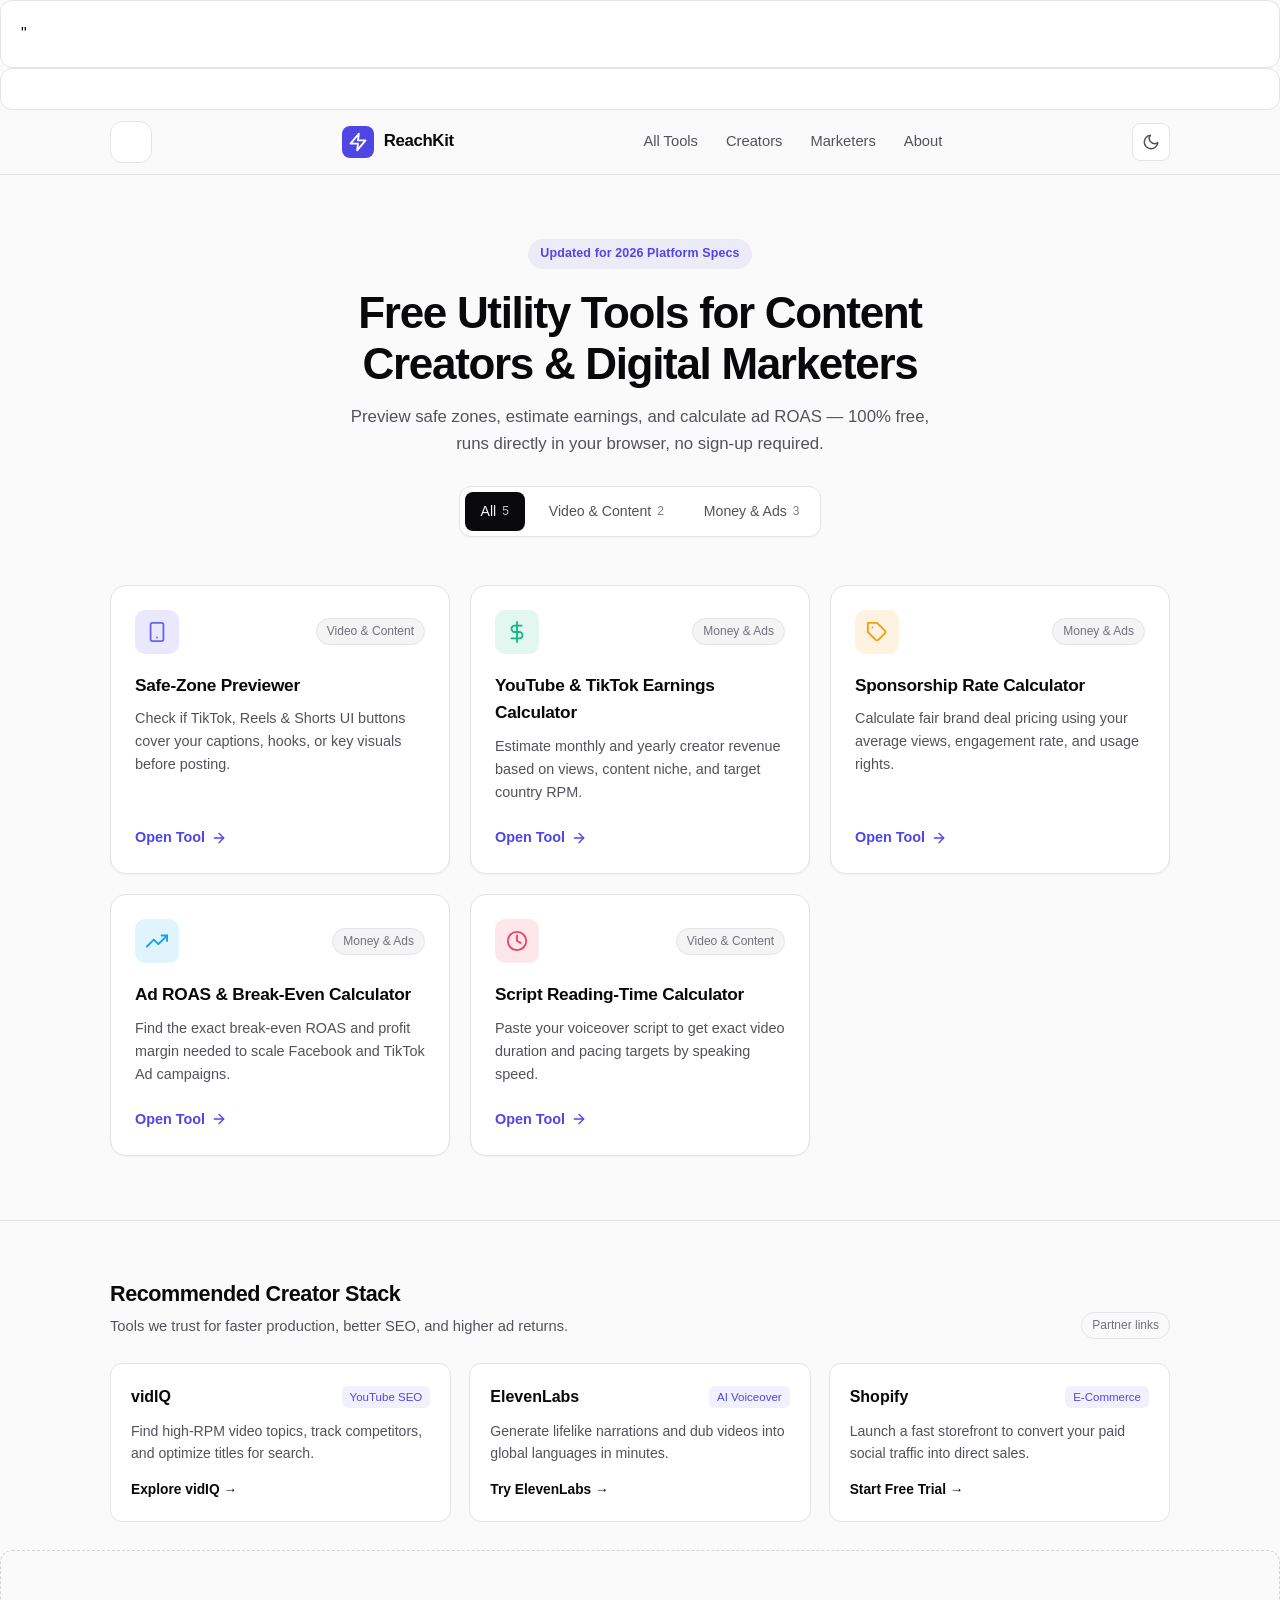
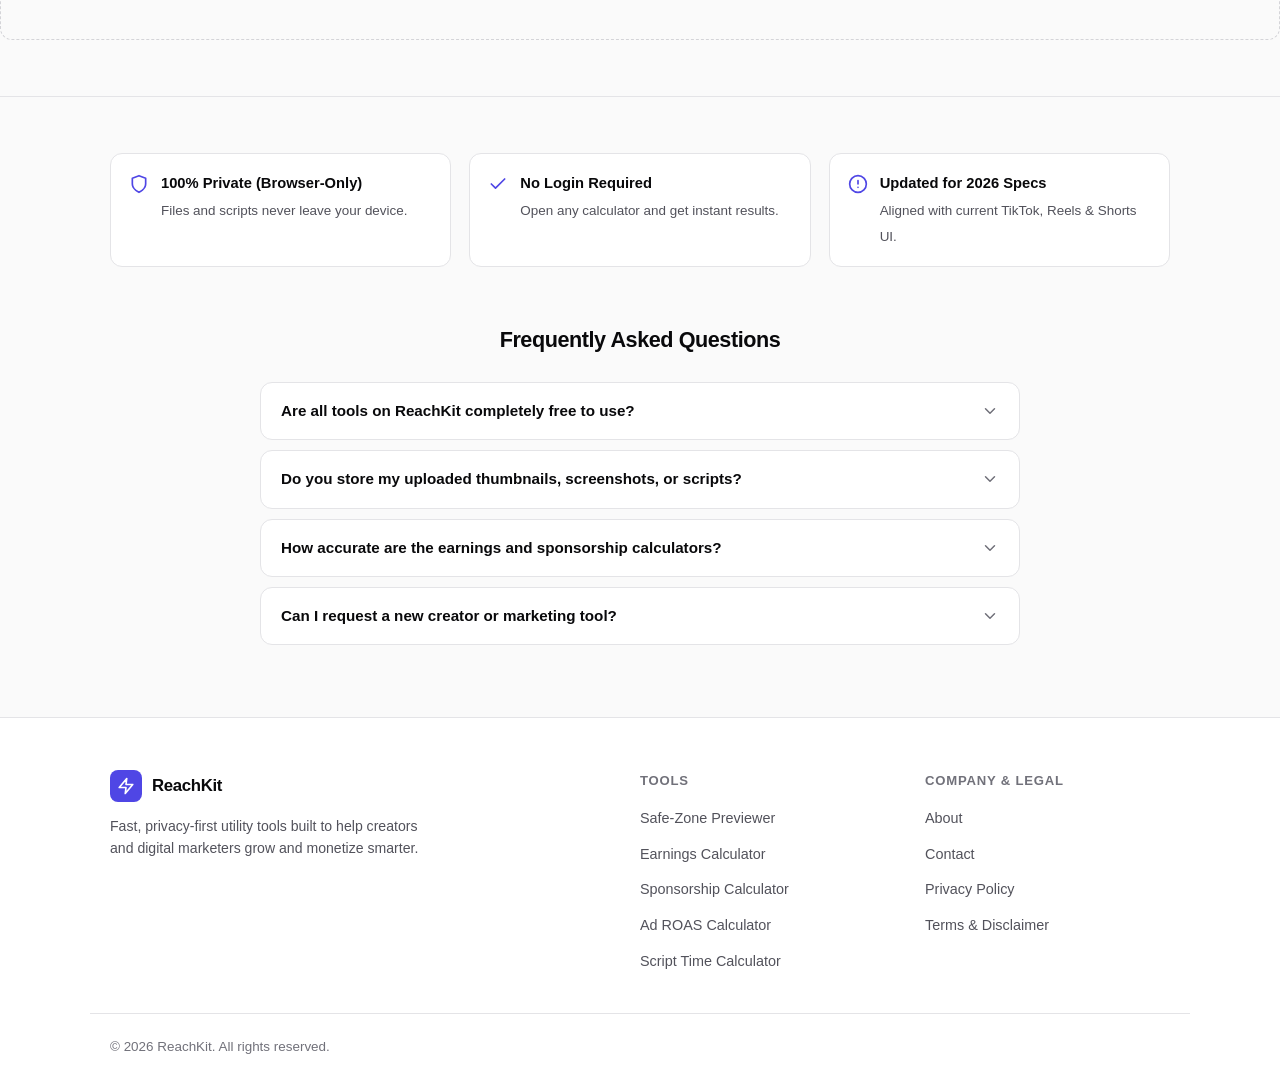
<file: index.html>
<!DOCTYPE html>
<html lang="en">
<head>
  <meta charset="UTF-8" />
  <meta name="viewport" content="width=device-width, initial-scale=1.0" />
  <title>ReachKit — Free Utility Tools for Content Creators & Digital Marketers</title>
  <link rel="icon" type="image/svg+xml" href="favicon.svg" />
    <meta name="theme-color" content="#4f46e5" />
  <meta
    name="description"
    content="Free browser-based calculators and utility tools for YouTube, TikTok, Reels, and paid ads. Preview safe zones, estimate earnings, and calculate ROAS with no sign-up."
  />

  <!-- Open Graph / Social Sharing -->
  <meta property="og:type" content="website" />
  <meta property="og:title" content="ReachKit — Free Tools to Grow & Monetize" />
  <meta
    property="og:description"
    content="Preview safe zones, estimate creator earnings, and calculate ad ROAS — 100% free, runs in your browser."
  />

  <!-- Fonts (Inter with fast system fallback) -->
  <link rel="preconnect" href="https://fonts.googleapis.com" />
  <link rel="preconnect" href="https://fonts.gstatic.com" crossorigin />

    <a href="https://try.elevenlabs.io/8sjx9o0t3z61" class="stack-card" target="_blank" rel="noopener sponsored">"
 

  <!-- Prevent Dark Mode Flash Before Paint -->
  <script>
    (function () {
      const savedTheme = localStorage.getItem("reachkit-theme");
      const prefersDark = window.matchMedia("(prefers-color-scheme: dark)").matches;
      const theme = savedTheme || (prefersDark ? "dark" : "light");
      document.documentElement.setAttribute("data-theme", theme);
    })();
  </script>

  <link rel="stylesheet" href="css/style.css" />
  <script type="application/ld+json">
  {
  "@context": "https://schema.org",
  "@type": "WebSite",
  "name": "ReachKit",
  "url": "https://reachkit.pages.dev/",
  "description": "Free browser-based calculators and utility tools for content creators and digital marketers."
  }
</script>
</head>

<body>
  <!-- Section 1: Sticky Header -->
  <header class="site-header">
    <div class="container header-inner">
      <a href="index.html" class="brand" aria-label="ReachKit Home">
        <span class="brand-icon" aria-hidden="true">
          <svg width="20" height="20" viewBox="0 0 24 24" fill="none" stroke="currentColor" stroke-width="2.2" stroke-linecap="round" stroke-linejoin="round">
            <path d="M13 2L3 14h9l-1 8 10-12h-9l1-8z" />
          </svg>
        </span>
        <span class="brand-name">ReachKit</span>
      </a>

      <nav class="nav-links" id="navLinks" aria-label="Primary Navigation">
        <a href="#tools" class="nav-link" data-nav-filter="all">All Tools</a>
        <a href="#tools" class="nav-link" data-nav-filter="video">Creators</a>
        <a href="#tools" class="nav-link" data-nav-filter="money">Marketers</a>
        <a href="pages/about.html" class="nav-link">About</a>
      </nav>

      <div class="header-actions">
        <button
          type="button"
          class="icon-btn"
          id="themeToggle"
          aria-label="Toggle Light and Dark Mode"
          title="Toggle Theme"
        >
          <!-- Sun Icon (shown in dark mode) -->
          <svg class="icon-sun" width="18" height="18" viewBox="0 0 24 24" fill="none" stroke="currentColor" stroke-width="2" stroke-linecap="round" stroke-linejoin="round">
            <circle cx="12" cy="12" r="5" />
            <line x1="12" y1="1" x2="12" y2="3" />
            <line x1="12" y1="21" x2="12" y2="23" />
            <line x1="4.22" y1="4.22" x2="5.64" y2="5.64" />
            <line x1="18.36" y1="18.36" x2="19.78" y2="19.78" />
            <line x1="1" y1="12" x2="3" y2="12" />
            <line x1="21" y1="12" x2="23" y2="12" />
            <line x1="4.22" y1="19.78" x2="5.64" y2="18.36" />
            <line x1="18.36" y1="5.64" x2="19.78" y2="4.22" />
          </svg>
          <!-- Moon Icon (shown in light mode) -->
          <svg class="icon-moon" width="18" height="18" viewBox="0 0 24 24" fill="none" stroke="currentColor" stroke-width="2" stroke-linecap="round" stroke-linejoin="round">
            <path d="M21 12.79A9 9 0 1 1 11.21 3 7 7 0 0 0 21 12.79z" />
          </svg>
        </button>

        <button
          type="button"
          class="icon-btn mobile-menu-btn"
          id="mobileMenuToggle"
          aria-label="Toggle Navigation Menu"
          aria-expanded="false"
        >
          <svg width="20" height="20" viewBox="0 0 24 24" fill="none" stroke="currentColor" stroke-width="2" stroke-linecap="round" stroke-linejoin="round">
            <line x1="3" y1="6" x2="21" y2="6" />
            <line x1="3" y1="12" x2="21" y2="12" />
            <line x1="3" y1="18" x2="21" y2="18" />
          </svg>
        </button>
      </div>
    </div>
  </header>

  <main>
    <!-- Section 2: Compact Hero -->
    <section class="hero">
      <div class="container hero-inner">
        <span class="hero-badge">Updated for 2026 Platform Specs</span>
        <h1>Free Utility Tools for Content Creators & Digital Marketers</h1>
        <p class="hero-subtitle">
          Preview safe zones, estimate earnings, and calculate ad ROAS — 100% free, runs directly in your browser, no sign-up required.
        </p>

        <!-- Quick Filter Tabs -->
        <div class="filter-tabs" role="tablist" aria-label="Filter Tools by Category">
          <button type="button" class="filter-tab active" data-filter="all" role="tab" aria-selected="true">
            All <span class="tab-count">5</span>
          </button>
          <button type="button" class="filter-tab" data-filter="video" role="tab" aria-selected="false">
            Video & Content <span class="tab-count">2</span>
          </button>
          <button type="button" class="filter-tab" data-filter="money" role="tab" aria-selected="false">
            Money & Ads <span class="tab-count">3</span>
          </button>
        </div>
      </div>
    </section>

    <!-- Section 3: The 5-Tool Grid -->
    <section class="tools-section" id="tools">
      <div class="container">
        <div class="tools-grid" id="toolsGrid">
          <!-- Tool 1 -->
          <article class="tool-card" data-category="video">
            <div class="tool-card-top">
              <div class="tool-icon icon-indigo" aria-hidden="true">
                <svg width="22" height="22" viewBox="0 0 24 24" fill="none" stroke="currentColor" stroke-width="2" stroke-linecap="round" stroke-linejoin="round">
                  <rect x="5" y="2" width="14" height="20" rx="2" ry="2" />
                  <line x1="12" y1="18" x2="12.01" y2="18" />
                </svg>
              </div>
              <span class="category-tag">Video & Content</span>
            </div>
            <h2>Safe-Zone Previewer</h2>
            <p>Check if TikTok, Reels & Shorts UI buttons cover your captions, hooks, or key visuals before posting.</p>
            <a href="tools/safe-zone-previewer.html" class="tool-cta">
              Open Tool
              <svg width="16" height="16" viewBox="0 0 24 24" fill="none" stroke="currentColor" stroke-width="2" stroke-linecap="round" stroke-linejoin="round">
                <line x1="5" y1="12" x2="19" y2="12" />
                <polyline points="12 5 19 12 12 19" />
              </svg>
            </a>
          </article>

          <!-- Tool 2 -->
          <article class="tool-card" data-category="money">
            <div class="tool-card-top">
              <div class="tool-icon icon-emerald" aria-hidden="true">
                <svg width="22" height="22" viewBox="0 0 24 24" fill="none" stroke="currentColor" stroke-width="2" stroke-linecap="round" stroke-linejoin="round">
                  <line x1="12" y1="1" x2="12" y2="23" />
                  <path d="M17 5H9.5a3.5 3.5 0 0 0 0 7h5a3.5 3.5 0 0 1 0 7H6" />
                </svg>
              </div>
              <span class="category-tag">Money & Ads</span>
            </div>
            <h2>YouTube & TikTok Earnings Calculator</h2>
            <p>Estimate monthly and yearly creator revenue based on views, content niche, and target country RPM.</p>
            <a href="tools/earnings-calculator.html" class="tool-cta">
              Open Tool
              <svg width="16" height="16" viewBox="0 0 24 24" fill="none" stroke="currentColor" stroke-width="2" stroke-linecap="round" stroke-linejoin="round">
                <line x1="5" y1="12" x2="19" y2="12" />
                <polyline points="12 5 19 12 12 19" />
              </svg>
            </a>
          </article>

          <!-- Tool 3 -->
          <article class="tool-card" data-category="money">
            <div class="tool-card-top">
              <div class="tool-icon icon-amber" aria-hidden="true">
                <svg width="22" height="22" viewBox="0 0 24 24" fill="none" stroke="currentColor" stroke-width="2" stroke-linecap="round" stroke-linejoin="round">
                  <path d="M20.59 13.41l-7.17 7.17a2 2 0 0 1-2.83 0L2 12V2h10l8.59 8.59a2 2 0 0 1 0 2.82z" />
                  <line x1="7" y1="7" x2="7.01" y2="7" />
                </svg>
              </div>
              <span class="category-tag">Money & Ads</span>
            </div>
            <h2>Sponsorship Rate Calculator</h2>
            <p>Calculate fair brand deal pricing using your average views, engagement rate, and usage rights.</p>
            <a href="tools/sponsorship-calculator.html" class="tool-cta">
              Open Tool
              <svg width="16" height="16" viewBox="0 0 24 24" fill="none" stroke="currentColor" stroke-width="2" stroke-linecap="round" stroke-linejoin="round">
                <line x1="5" y1="12" x2="19" y2="12" />
                <polyline points="12 5 19 12 12 19" />
              </svg>
            </a>
          </article>

          <!-- Tool 4 -->
          <article class="tool-card" data-category="money">
            <div class="tool-card-top">
              <div class="tool-icon icon-sky" aria-hidden="true">
                <svg width="22" height="22" viewBox="0 0 24 24" fill="none" stroke="currentColor" stroke-width="2" stroke-linecap="round" stroke-linejoin="round">
                  <polyline points="23 6 13.5 15.5 8.5 10.5 1 18" />
                  <polyline points="17 6 23 6 23 12" />
                </svg>
              </div>
              <span class="category-tag">Money & Ads</span>
            </div>
            <h2>Ad ROAS & Break-Even Calculator</h2>
            <p>Find the exact break-even ROAS and profit margin needed to scale Facebook and TikTok Ad campaigns.</p>
            <a href="tools/roas-calculator.html" class="tool-cta">
              Open Tool
              <svg width="16" height="16" viewBox="0 0 24 24" fill="none" stroke="currentColor" stroke-width="2" stroke-linecap="round" stroke-linejoin="round">
                <line x1="5" y1="12" x2="19" y2="12" />
                <polyline points="12 5 19 12 12 19" />
              </svg>
            </a>
          </article>

          <!-- Tool 5 -->
          <article class="tool-card" data-category="video">
            <div class="tool-card-top">
              <div class="tool-icon icon-rose" aria-hidden="true">
                <svg width="22" height="22" viewBox="0 0 24 24" fill="none" stroke="currentColor" stroke-width="2" stroke-linecap="round" stroke-linejoin="round">
                  <circle cx="12" cy="12" r="10" />
                  <polyline points="12 6 12 12 16 14" />
                </svg>
              </div>
              <span class="category-tag">Video & Content</span>
            </div>
            <h2>Script Reading-Time Calculator</h2>
            <p>Paste your voiceover script to get exact video duration and pacing targets by speaking speed.</p>
            <a href="tools/script-time-calculator.html" class="tool-cta">
              Open Tool
              <svg width="16" height="16" viewBox="0 0 24 24" fill="none" stroke="currentColor" stroke-width="2" stroke-linecap="round" stroke-linejoin="round">
                <line x1="5" y1="12" x2="19" y2="12" />
                <polyline points="12 5 19 12 12 19" />
              </svg>
            </a>
          </article>
        </div>
      </div>
    </section>

    <!-- Section 4: Native Monetization Strip (Recommended Creator Stack) -->
    <section class="stack-section">
      <div class="container">
        <div class="section-header">
          <div>
            <h2>Recommended Creator Stack</h2>
            <p>Tools we trust for faster production, better SEO, and higher ad returns.</p>
          </div>
          <span class="disclosure-note">Partner links</span>
        </div>

        <div class="stack-grid">
          <!-- Replace href="#" with your actual Affiliate URLs later -->
          <a href="#" class="stack-card" target="_blank" rel="noopener sponsored">
            <div class="stack-meta">
              <span class="stack-name">vidIQ</span>
              <span class="stack-pill">YouTube SEO</span>
            </div>
            <p>Find high-RPM video topics, track competitors, and optimize titles for search.</p>
            <span class="stack-link">Explore vidIQ →</span>
          </a>

          <a href="#" class="stack-card" target="_blank" rel="noopener sponsored">
            <div class="stack-meta">
              <span class="stack-name">ElevenLabs</span>
              <span class="stack-pill">AI Voiceover</span>
            </div>
            <p>Generate lifelike narrations and dub videos into global languages in minutes.</p>
            <span class="stack-link">Try ElevenLabs →</span>
          </a>

          <a href="#" class="stack-card" target="_blank" rel="noopener sponsored">
            <div class="stack-meta">
              <span class="stack-name">Shopify</span>
              <span class="stack-pill">E-Commerce</span>
            </div>
            <p>Launch a fast storefront to convert your paid social traffic into direct sales.</p>
            <span class="stack-link">Start Free Trial →</span>
          </a>
        </div>

        <!-- Reserved Native Ad Slot (Uncomment & paste Adsterra/Monetag code when ready)
        <div class="ad-slot" aria-label="Sponsored Advertisement">
          <span>Ad Slot Reserved (728x90 / Native Banner)</span>
        </div>
        -->
      </div>
      <!-- index.html ထဲက Section 4 အောက်ဆုံးနား -->
  <div class="ad-slot" aria-label="Sponsored Advertisement">
  <!-- Adsterra ကရတဲ့ Native Banner Code ကို ဒီနေရာမှာ Paste ချပါ -->
  <script async="async" data-cfasync="false" src="//plXXXXXXX.profitablegatecpm.com/XXXXXX/invoke.js"></script>
  <div id="container-XXXXXXXXXXXXXXXXXXXX"></div>
</div>
    </section>

    <!-- Section 5: Trust Strip & SEO Mini-FAQ -->
    <section class="trust-faq-section">
      <div class="container">
        <!-- Trust Highlights -->
        <div class="trust-strip">
          <div class="trust-item">
            <svg width="20" height="20" viewBox="0 0 24 24" fill="none" stroke="currentColor" stroke-width="2" stroke-linecap="round" stroke-linejoin="round">
              <path d="M12 22s8-4 8-10V5l-8-3-8 3v7c0 6 8 10 8 10z" />
            </svg>
            <div>
              <strong>100% Private (Browser-Only)</strong>
              <span>Files and scripts never leave your device.</span>
            </div>
          </div>

          <div class="trust-item">
            <svg width="20" height="20" viewBox="0 0 24 24" fill="none" stroke="currentColor" stroke-width="2" stroke-linecap="round" stroke-linejoin="round">
              <polyline points="20 6 9 17 4 12" />
            </svg>
            <div>
              <strong>No Login Required</strong>
              <span>Open any calculator and get instant results.</span>
            </div>
          </div>

          <div class="trust-item">
            <svg width="20" height="20" viewBox="0 0 24 24" fill="none" stroke="currentColor" stroke-width="2" stroke-linecap="round" stroke-linejoin="round">
              <circle cx="12" cy="12" r="10" />
              <line x1="12" y1="8" x2="12" y2="12" />
              <line x1="12" y1="16" x2="12.01" y2="16" />
            </svg>
            <div>
              <strong>Updated for 2026 Specs</strong>
              <span>Aligned with current TikTok, Reels & Shorts UI.</span>
            </div>
          </div>
        </div>

        <!-- Mini FAQ -->
        <div class="faq-wrapper">
          <h2>Frequently Asked Questions</h2>

          <div class="faq-list">
            <div class="faq-item">
              <button type="button" class="faq-question" aria-expanded="false">
                <span>Are all tools on ReachKit completely free to use?</span>
                <svg class="faq-chevron" width="18" height="18" viewBox="0 0 24 24" fill="none" stroke="currentColor" stroke-width="2" stroke-linecap="round" stroke-linejoin="round">
                  <polyline points="6 9 12 15 18 9" />
                </svg>
              </button>
              <div class="faq-answer" hidden>
                <p>Yes. Every calculator and preview tool on ReachKit is 100% free with no account registration, paywalls, or usage caps.</p>
              </div>
            </div>

            <div class="faq-item">
              <button type="button" class="faq-question" aria-expanded="false">
                <span>Do you store my uploaded thumbnails, screenshots, or scripts?</span>
                <svg class="faq-chevron" width="18" height="18" viewBox="0 0 24 24" fill="none" stroke="currentColor" stroke-width="2" stroke-linecap="round" stroke-linejoin="round">
                  <polyline points="6 9 12 15 18 9" />
                </svg>
              </button>
              <div class="faq-answer" hidden>
                <p>No. All ReachKit tools run locally inside your web browser using JavaScript. Your images, scripts, and revenue numbers are never uploaded to any external server.</p>
              </div>
            </div>

            <div class="faq-item">
              <button type="button" class="faq-question" aria-expanded="false">
                <span>How accurate are the earnings and sponsorship calculators?</span>
                <svg class="faq-chevron" width="18" height="18" viewBox="0 0 24 24" fill="none" stroke="currentColor" stroke-width="2" stroke-linecap="round" stroke-linejoin="round">
                  <polyline points="6 9 12 15 18 9" />
                </svg>
              </button>
              <div class="faq-answer" hidden>
                <p>Our calculators use current industry RPM benchmarks across niches and regions to provide realistic ranges. Actual payouts can vary depending on audience geography, seasonality, and watch time.</p>
              </div>
            </div>

            <div class="faq-item">
              <button type="button" class="faq-question" aria-expanded="false">
                <span>Can I request a new creator or marketing tool?</span>
                <svg class="faq-chevron" width="18" height="18" viewBox="0 0 24 24" fill="none" stroke="currentColor" stroke-width="2" stroke-linecap="round" stroke-linejoin="round">
                  <polyline points="6 9 12 15 18 9" />
                </svg>
              </button>
              <div class="faq-answer" hidden>
                <p>Absolutely. Visit our Contact page to suggest calculators, templates, or format previewers you would like to see added next.</p>
              </div>
            </div>
          </div>
        </div>
      </div>
    </section>
  </main>

  <!-- Section 6: Clean Footer -->
  <footer class="site-footer">
    <div class="container footer-grid">
      <div class="footer-brand">
        <a href="index.html" class="brand">
          <span class="brand-icon" aria-hidden="true">
            <svg width="18" height="18" viewBox="0 0 24 24" fill="none" stroke="currentColor" stroke-width="2.2" stroke-linecap="round" stroke-linejoin="round">
              <path d="M13 2L3 14h9l-1 8 10-12h-9l1-8z" />
            </svg>
          </span>
          <span class="brand-name">ReachKit</span>
        </a>
        <p>Fast, privacy-first utility tools built to help creators and digital marketers grow and monetize smarter.</p>
      </div>

      <div class="footer-col">
        <h3>Tools</h3>
        <ul>
          <li><a href="tools/safe-zone-previewer.html">Safe-Zone Previewer</a></li>
          <li><a href="tools/earnings-calculator.html">Earnings Calculator</a></li>
          <li><a href="tools/sponsorship-calculator.html">Sponsorship Calculator</a></li>
          <li><a href="tools/roas-calculator.html">Ad ROAS Calculator</a></li>
          <li><a href="tools/script-time-calculator.html">Script Time Calculator</a></li>
        </ul>
      </div>

      <div class="footer-col">
        <h3>Company & Legal</h3>
        <ul>
          <li><a href="pages/about.html">About</a></li>
          <li><a href="pages/contact.html">Contact</a></li>
          <li><a href="pages/privacy-policy.html">Privacy Policy</a></li>
          <li><a href="pages/terms.html">Terms & Disclaimer</a></li>
        </ul>
      </div>
    </div>

    <div class="container footer-bottom">
      <p>© <span id="currentYear">2026</span> ReachKit. All rights reserved.</p>
    </div>
  </footer>

  <script src="js/main.js"></script>
</body>
</html>
</file>
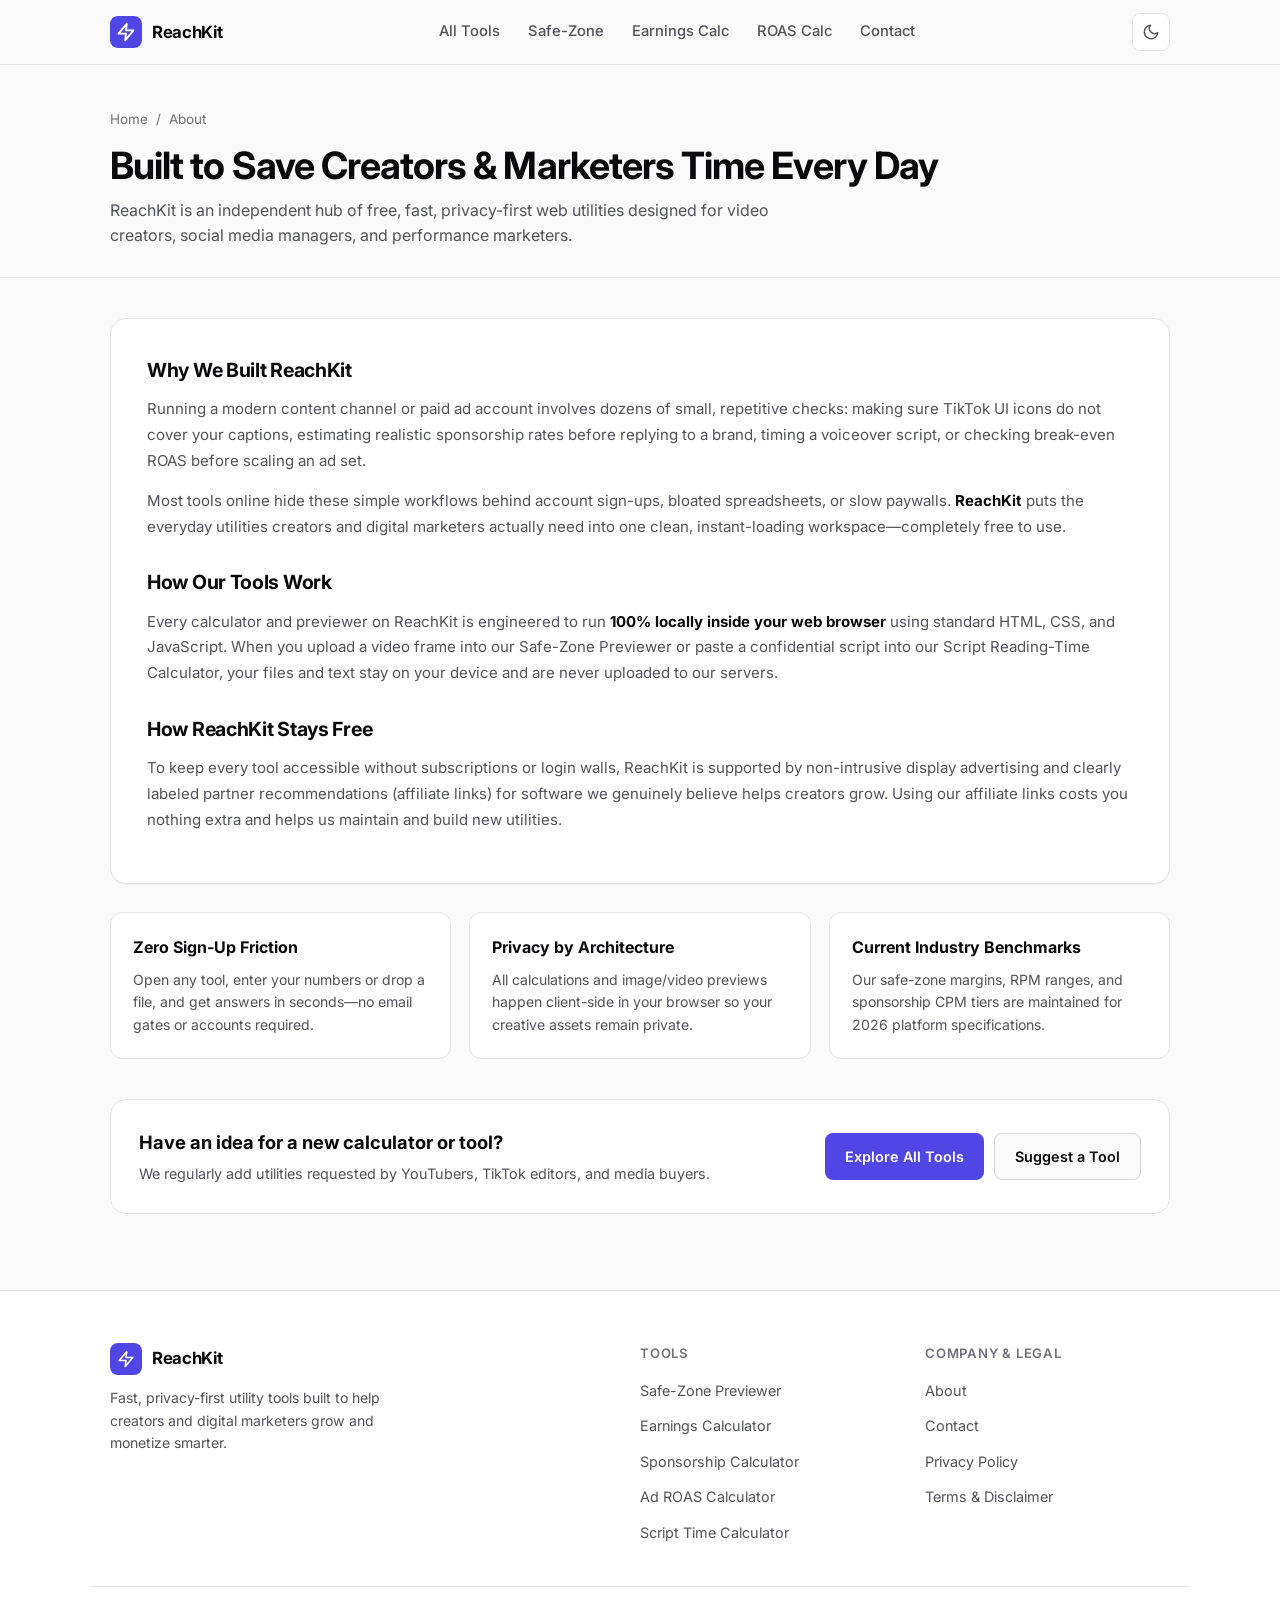
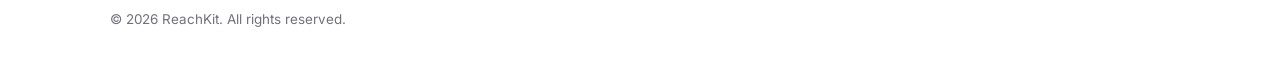
<file: pages/about.html>
<!DOCTYPE html>
<html lang="en">
<head>
  <meta charset="UTF-8" />
  <meta name="viewport" content="width=device-width, initial-scale=1.0" />
  <title>About ReachKit — Privacy-First Tools for Creators &amp; Marketers</title>
  <link rel="icon" type="image/svg+xml" href="../favicon.svg" />
<meta name="theme-color" content="#4f46e5" />
  <meta
    name="description"
    content="Learn about ReachKit's mission to build fast, free, browser-based calculators and utility tools for content creators and digital marketers."
  />

  <link rel="preconnect" href="https://fonts.googleapis.com" />
  <link rel="preconnect" href="https://fonts.gstatic.com" crossorigin />
  <link
    href="https://fonts.googleapis.com/css2?family=Inter:wght@400;500;600;700&display=swap"
    rel="stylesheet"
  />

  <script>
    (function () {
      const savedTheme = localStorage.getItem("reachkit-theme");
      const prefersDark = window.matchMedia("(prefers-color-scheme: dark)").matches;
      const theme = savedTheme || (prefersDark ? "dark" : "light");
      document.documentElement.setAttribute("data-theme", theme);
    })();
  </script>

  <link rel="stylesheet" href="../css/style.css" />
  <link rel="stylesheet" href="../css/pages.css" />
</head>
<body>
  <header class="site-header">
    <div class="container header-inner">
      <a href="../index.html" class="brand" aria-label="ReachKit Home">
        <span class="brand-icon" aria-hidden="true">
          <svg width="20" height="20" viewBox="0 0 24 24" fill="none" stroke="currentColor" stroke-width="2.2" stroke-linecap="round" stroke-linejoin="round">
            <path d="M13 2L3 14h9l-1 8 10-12h-9l1-8z" />
          </svg>
        </span>
        <span class="brand-name">ReachKit</span>
      </a>

      <nav class="nav-links" id="navLinks" aria-label="Primary Navigation">
        <a href="../index.html#tools" class="nav-link">All Tools</a>
        <a href="../tools/safe-zone-previewer.html" class="nav-link">Safe-Zone</a>
        <a href="../tools/earnings-calculator.html" class="nav-link">Earnings Calc</a>
        <a href="../tools/roas-calculator.html" class="nav-link">ROAS Calc</a>
        <a href="contact.html" class="nav-link">Contact</a>
      </nav>

      <div class="header-actions">
        <button type="button" class="icon-btn" id="themeToggle" aria-label="Toggle Theme" title="Toggle Theme">
          <svg class="icon-sun" width="18" height="18" viewBox="0 0 24 24" fill="none" stroke="currentColor" stroke-width="2" stroke-linecap="round" stroke-linejoin="round">
            <circle cx="12" cy="12" r="5" />
            <line x1="12" y1="1" x2="12" y2="3" />
            <line x1="12" y1="21" x2="12" y2="23" />
            <line x1="4.22" y1="4.22" x2="5.64" y2="5.64" />
            <line x1="18.36" y1="18.36" x2="19.78" y2="19.78" />
            <line x1="1" y1="12" x2="3" y2="12" />
            <line x1="21" y1="12" x2="23" y2="12" />
            <line x1="4.22" y1="19.78" x2="5.64" y2="18.36" />
            <line x1="18.36" y1="5.64" x2="19.78" y2="4.22" />
          </svg>
          <svg class="icon-moon" width="18" height="18" viewBox="0 0 24 24" fill="none" stroke="currentColor" stroke-width="2" stroke-linecap="round" stroke-linejoin="round">
            <path d="M21 12.79A9 9 0 1 1 11.21 3 7 7 0 0 0 21 12.79z" />
          </svg>
        </button>

        <button type="button" class="icon-btn mobile-menu-btn" id="mobileMenuToggle" aria-label="Toggle Menu" aria-expanded="false">
          <svg width="20" height="20" viewBox="0 0 24 24" fill="none" stroke="currentColor" stroke-width="2" stroke-linecap="round" stroke-linejoin="round">
            <line x1="3" y1="6" x2="21" y2="6" />
            <line x1="3" y1="12" x2="21" y2="12" />
            <line x1="3" y1="18" x2="21" y2="18" />
          </svg>
        </button>
      </div>
    </div>
  </header>

  <main>
    <section class="page-hero">
      <div class="container">
        <nav class="breadcrumb" aria-label="Breadcrumb">
          <a href="../index.html">Home</a>
          <span>/</span>
          <span>About</span>
        </nav>
        <h1>Built to Save Creators &amp; Marketers Time Every Day</h1>
        <p class="page-lead">
          ReachKit is an independent hub of free, fast, privacy-first web utilities designed for video creators, social media managers, and performance marketers.
        </p>
      </div>
    </section>

    <section class="page-body">
      <div class="container">
        <div class="prose-card" style="max-width: 100%;">
          <h2>Why We Built ReachKit</h2>
          <p>
            Running a modern content channel or paid ad account involves dozens of small, repetitive checks: making sure TikTok UI icons do not cover your captions, estimating realistic sponsorship rates before replying to a brand, timing a voiceover script, or checking break-even ROAS before scaling an ad set.
          </p>
          <p>
            Most tools online hide these simple workflows behind account sign-ups, bloated spreadsheets, or slow paywalls. <strong>ReachKit</strong> puts the everyday utilities creators and digital marketers actually need into one clean, instant-loading workspace—completely free to use.
          </p>

          <h2>How Our Tools Work</h2>
          <p>
            Every calculator and previewer on ReachKit is engineered to run <strong>100% locally inside your web browser</strong> using standard HTML, CSS, and JavaScript. When you upload a video frame into our Safe-Zone Previewer or paste a confidential script into our Script Reading-Time Calculator, your files and text stay on your device and are never uploaded to our servers.
          </p>

          <h2>How ReachKit Stays Free</h2>
          <p>
            To keep every tool accessible without subscriptions or login walls, ReachKit is supported by non-intrusive display advertising and clearly labeled partner recommendations (affiliate links) for software we genuinely believe helps creators grow. Using our affiliate links costs you nothing extra and helps us maintain and build new utilities.
          </p>
        </div>

        <div class="values-grid">
          <div class="value-card">
            <h3>Zero Sign-Up Friction</h3>
            <p>Open any tool, enter your numbers or drop a file, and get answers in seconds—no email gates or accounts required.</p>
          </div>
          <div class="value-card">
            <h3>Privacy by Architecture</h3>
            <p>All calculations and image/video previews happen client-side in your browser so your creative assets remain private.</p>
          </div>
          <div class="value-card">
            <h3>Current Industry Benchmarks</h3>
            <p>Our safe-zone margins, RPM ranges, and sponsorship CPM tiers are maintained for 2026 platform specifications.</p>
          </div>
        </div>

        <div class="cta-banner">
          <div>
            <h3>Have an idea for a new calculator or tool?</h3>
            <p>We regularly add utilities requested by YouTubers, TikTok editors, and media buyers.</p>
          </div>
          <div style="display:flex; gap:10px; flex-wrap:wrap;">
            <a href="../index.html#tools" class="btn-primary">Explore All Tools</a>
            <a href="contact.html" class="btn-secondary">Suggest a Tool</a>
          </div>
        </div>
      </div>
    </section>
  </main>

  <footer class="site-footer">
    <div class="container footer-grid">
      <div class="footer-brand">
        <a href="../index.html" class="brand">
          <span class="brand-icon" aria-hidden="true">
            <svg width="18" height="18" viewBox="0 0 24 24" fill="none" stroke="currentColor" stroke-width="2.2" stroke-linecap="round" stroke-linejoin="round">
              <path d="M13 2L3 14h9l-1 8 10-12h-9l1-8z" />
            </svg>
          </span>
          <span class="brand-name">ReachKit</span>
        </a>
        <p>Fast, privacy-first utility tools built to help creators and digital marketers grow and monetize smarter.</p>
      </div>

      <div class="footer-col">
        <h3>Tools</h3>
        <ul>
          <li><a href="../tools/safe-zone-previewer.html">Safe-Zone Previewer</a></li>
          <li><a href="../tools/earnings-calculator.html">Earnings Calculator</a></li>
          <li><a href="../tools/sponsorship-calculator.html">Sponsorship Calculator</a></li>
          <li><a href="../tools/roas-calculator.html">Ad ROAS Calculator</a></li>
          <li><a href="../tools/script-time-calculator.html">Script Time Calculator</a></li>
        </ul>
      </div>

      <div class="footer-col">
        <h3>Company &amp; Legal</h3>
        <ul>
          <li><a href="about.html">About</a></li>
          <li><a href="contact.html">Contact</a></li>
          <li><a href="privacy-policy.html">Privacy Policy</a></li>
          <li><a href="terms.html">Terms &amp; Disclaimer</a></li>
        </ul>
      </div>
    </div>

    <div class="container footer-bottom">
      <p>&copy; <span id="currentYear">2026</span> ReachKit. All rights reserved.</p>
    </div>
  </footer>

  <script src="../js/main.js"></script>
</body>
</html>
</file>
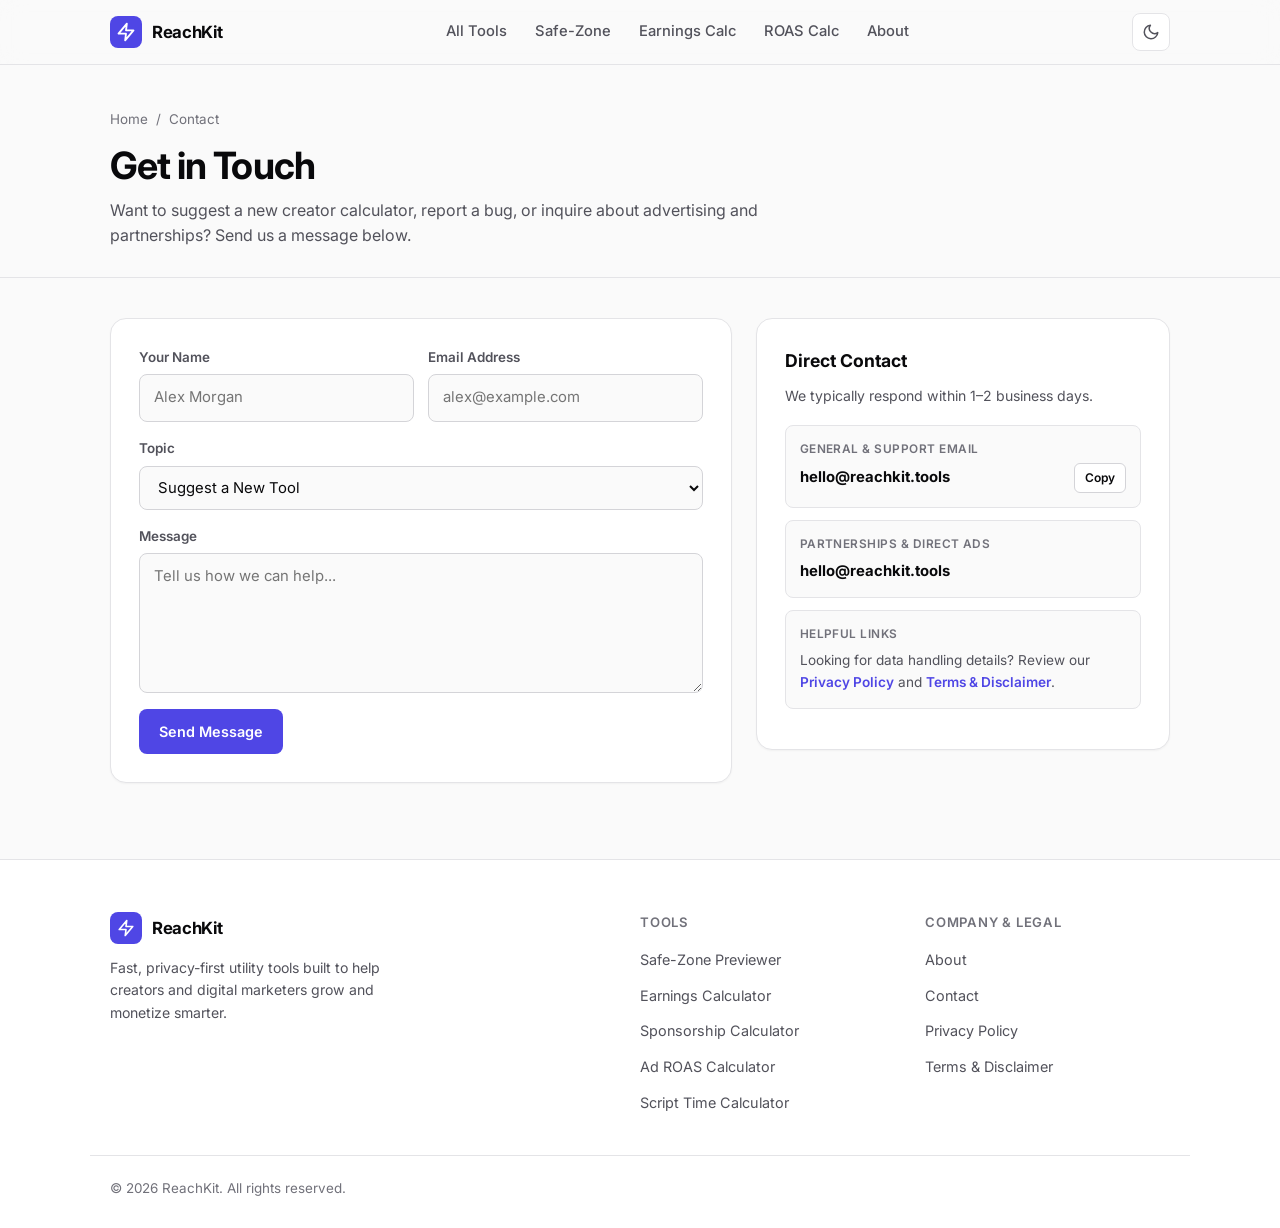
<file: pages/contact.html>
<!DOCTYPE html>
<html lang="en">
<head>
  <meta charset="UTF-8" />
  <meta name="viewport" content="width=device-width, initial-scale=1.0" />
  <title>Contact Us — ReachKit</title>
  <link rel="icon" type="image/svg+xml" href="../favicon.svg" />
<meta name="theme-color" content="#4f46e5" />
  <meta
    name="description"
    content="Contact the ReachKit team for tool requests, bug reports, sponsorship inquiries, or privacy questions."
  />

  <link rel="preconnect" href="https://fonts.googleapis.com" />
  <link rel="preconnect" href="https://fonts.gstatic.com" crossorigin />
  <link
    href="https://fonts.googleapis.com/css2?family=Inter:wght@400;500;600;700&display=swap"
    rel="stylesheet"
  />

  <script>
    (function () {
      const savedTheme = localStorage.getItem("reachkit-theme");
      const prefersDark = window.matchMedia("(prefers-color-scheme: dark)").matches;
      const theme = savedTheme || (prefersDark ? "dark" : "light");
      document.documentElement.setAttribute("data-theme", theme);
    })();
  </script>

  <link rel="stylesheet" href="../css/style.css" />
  <link rel="stylesheet" href="../css/pages.css" />
</head>
<body>
  <header class="site-header">
    <div class="container header-inner">
      <a href="../index.html" class="brand" aria-label="ReachKit Home">
        <span class="brand-icon" aria-hidden="true">
          <svg width="20" height="20" viewBox="0 0 24 24" fill="none" stroke="currentColor" stroke-width="2.2" stroke-linecap="round" stroke-linejoin="round">
            <path d="M13 2L3 14h9l-1 8 10-12h-9l1-8z" />
          </svg>
        </span>
        <span class="brand-name">ReachKit</span>
      </a>

      <nav class="nav-links" id="navLinks" aria-label="Primary Navigation">
        <a href="../index.html#tools" class="nav-link">All Tools</a>
        <a href="../tools/safe-zone-previewer.html" class="nav-link">Safe-Zone</a>
        <a href="../tools/earnings-calculator.html" class="nav-link">Earnings Calc</a>
        <a href="../tools/roas-calculator.html" class="nav-link">ROAS Calc</a>
        <a href="about.html" class="nav-link">About</a>
      </nav>

      <div class="header-actions">
        <button type="button" class="icon-btn" id="themeToggle" aria-label="Toggle Theme" title="Toggle Theme">
          <svg class="icon-sun" width="18" height="18" viewBox="0 0 24 24" fill="none" stroke="currentColor" stroke-width="2" stroke-linecap="round" stroke-linejoin="round">
            <circle cx="12" cy="12" r="5" />
            <line x1="12" y1="1" x2="12" y2="3" />
            <line x1="12" y1="21" x2="12" y2="23" />
            <line x1="4.22" y1="4.22" x2="5.64" y2="5.64" />
            <line x1="18.36" y1="18.36" x2="19.78" y2="19.78" />
            <line x1="1" y1="12" x2="3" y2="12" />
            <line x1="21" y1="12" x2="23" y2="12" />
            <line x1="4.22" y1="19.78" x2="5.64" y2="18.36" />
            <line x1="18.36" y1="5.64" x2="19.78" y2="4.22" />
          </svg>
          <svg class="icon-moon" width="18" height="18" viewBox="0 0 24 24" fill="none" stroke="currentColor" stroke-width="2" stroke-linecap="round" stroke-linejoin="round">
            <path d="M21 12.79A9 9 0 1 1 11.21 3 7 7 0 0 0 21 12.79z" />
          </svg>
        </button>

        <button type="button" class="icon-btn mobile-menu-btn" id="mobileMenuToggle" aria-label="Toggle Menu" aria-expanded="false">
          <svg width="20" height="20" viewBox="0 0 24 24" fill="none" stroke="currentColor" stroke-width="2" stroke-linecap="round" stroke-linejoin="round">
            <line x1="3" y1="6" x2="21" y2="6" />
            <line x1="3" y1="12" x2="21" y2="12" />
            <line x1="3" y1="18" x2="21" y2="18" />
          </svg>
        </button>
      </div>
    </div>
  </header>

  <main>
    <section class="page-hero">
      <div class="container">
        <nav class="breadcrumb" aria-label="Breadcrumb">
          <a href="../index.html">Home</a>
          <span>/</span>
          <span>Contact</span>
        </nav>
        <h1>Get in Touch</h1>
        <p class="page-lead">
          Want to suggest a new creator calculator, report a bug, or inquire about advertising and partnerships? Send us a message below.
        </p>
      </div>
    </section>

    <section class="page-body">
      <div class="container contact-grid">
        <!-- Contact Form (Works immediately via mailto, or connect free Formspree URL later) -->
        <div class="form-card">
          <form id="contactForm">
            <div class="form-row-2">
              <div class="field-group">
                <label class="field-label" for="contactName">Your Name</label>
                <input type="text" id="contactName" class="form-input" placeholder="Alex Morgan" required />
              </div>

              <div class="field-group">
                <label class="field-label" for="contactEmail">Email Address</label>
                <input type="email" id="contactEmail" class="form-input" placeholder="alex@example.com" required />
              </div>
            </div>

            <div class="field-group">
              <label class="field-label" for="contactTopic">Topic</label>
              <select id="contactTopic" class="form-select">
                <option value="Tool Suggestion">Suggest a New Tool</option>
                <option value="Bug Report">Report a Bug or Spec Update</option>
                <option value="Advertising / Partnership">Advertising &amp; Partnerships</option>
                <option value="Privacy / Legal">Privacy or Legal Inquiry</option>
                <option value="General">General Question</option>
              </select>
            </div>

            <div class="field-group">
              <label class="field-label" for="contactMessage">Message</label>
              <textarea
                id="contactMessage"
                class="form-textarea"
                placeholder="Tell us how we can help..."
                required
              ></textarea>
            </div>

            <button type="submit" class="btn-primary">Send Message</button>
            <div class="form-status" id="formStatus" hidden></div>
          </form>
        </div>

        <!-- Direct Contact Details -->
        <aside class="info-card">
          <h2>Direct Contact</h2>
          <p>We typically respond within 1–2 business days.</p>

          <div class="contact-item">
            <span>General &amp; Support Email</span>
            <div class="email-row">
              <!-- Replace with your real email address before going live -->
              <strong id="supportEmailText">hello@reachkit.tools</strong>
              <button type="button" class="copy-mini-btn" id="copyEmailBtn">Copy</button>
            </div>
          </div>

          <div class="contact-item">
            <span>Partnerships &amp; Direct Ads</span>
            <strong>hello@reachkit.tools</strong>
          </div>

          <div class="contact-item">
            <span>Helpful Links</span>
            <p style="margin: 6px 0 0; font-size: 0.85rem;">
              Looking for data handling details? Review our
              <a href="privacy-policy.html" style="color:var(--accent);font-weight:600;">Privacy Policy</a>
              and
              <a href="terms.html" style="color:var(--accent);font-weight:600;">Terms &amp; Disclaimer</a>.
            </p>
          </div>
        </aside>
      </div>
    </section>
  </main>

  <footer class="site-footer">
    <div class="container footer-grid">
      <div class="footer-brand">
        <a href="../index.html" class="brand">
          <span class="brand-icon" aria-hidden="true">
            <svg width="18" height="18" viewBox="0 0 24 24" fill="none" stroke="currentColor" stroke-width="2.2" stroke-linecap="round" stroke-linejoin="round">
              <path d="M13 2L3 14h9l-1 8 10-12h-9l1-8z" />
            </svg>
          </span>
          <span class="brand-name">ReachKit</span>
        </a>
        <p>Fast, privacy-first utility tools built to help creators and digital marketers grow and monetize smarter.</p>
      </div>

      <div class="footer-col">
        <h3>Tools</h3>
        <ul>
          <li><a href="../tools/safe-zone-previewer.html">Safe-Zone Previewer</a></li>
          <li><a href="../tools/earnings-calculator.html">Earnings Calculator</a></li>
          <li><a href="../tools/sponsorship-calculator.html">Sponsorship Calculator</a></li>
          <li><a href="../tools/roas-calculator.html">Ad ROAS Calculator</a></li>
          <li><a href="../tools/script-time-calculator.html">Script Time Calculator</a></li>
        </ul>
      </div>

      <div class="footer-col">
        <h3>Company &amp; Legal</h3>
        <ul>
          <li><a href="about.html">About</a></li>
          <li><a href="contact.html">Contact</a></li>
          <li><a href="privacy-policy.html">Privacy Policy</a></li>
          <li><a href="terms.html">Terms &amp; Disclaimer</a></li>
        </ul>
      </div>
    </div>

    <div class="container footer-bottom">
      <p>&copy; <span id="currentYear">2026</span> ReachKit. All rights reserved.</p>
    </div>
  </footer>

  <script src="../js/main.js"></script>
  <script>
    document.addEventListener("DOMContentLoaded", () => {
      // Replace with your real email address before deploying
      const CONTACT_EMAIL = "hello@reachkit.tools";

      const copyEmailBtn = document.getElementById("copyEmailBtn");
      const contactForm = document.getElementById("contactForm");
      const formStatus = document.getElementById("formStatus");

      if (copyEmailBtn) {
        copyEmailBtn.addEventListener("click", async () => {
          try {
            await navigator.clipboard.writeText(CONTACT_EMAIL);
            copyEmailBtn.textContent = "Copied!";
            setTimeout(() => (copyEmailBtn.textContent = "Copy"), 1800);
          } catch {
            window.location.href = `mailto:${CONTACT_EMAIL}`;
          }
        });
      }

      if (contactForm) {
        contactForm.addEventListener("submit", (e) => {
          e.preventDefault();
          const name = document.getElementById("contactName").value.trim();
          const email = document.getElementById("contactEmail").value.trim();
          const topic = document.getElementById("contactTopic").value;
          const message = document.getElementById("contactMessage").value.trim();

          const subject = encodeURIComponent(`[ReachKit - ${topic}] Message from ${name}`);
          const body = encodeURIComponent(`Name: ${name}\nEmail: ${email}\nTopic: ${topic}\n\n${message}`);

          window.location.href = `mailto:${CONTACT_EMAIL}?subject=${subject}&body=${body}`;

          formStatus.hidden = false;
          formStatus.textContent = `Opening your email client to send this message to ${CONTACT_EMAIL}. You can also email us directly anytime.`;
        });
      }
    });
  </script>
</body>
</html>
</file>
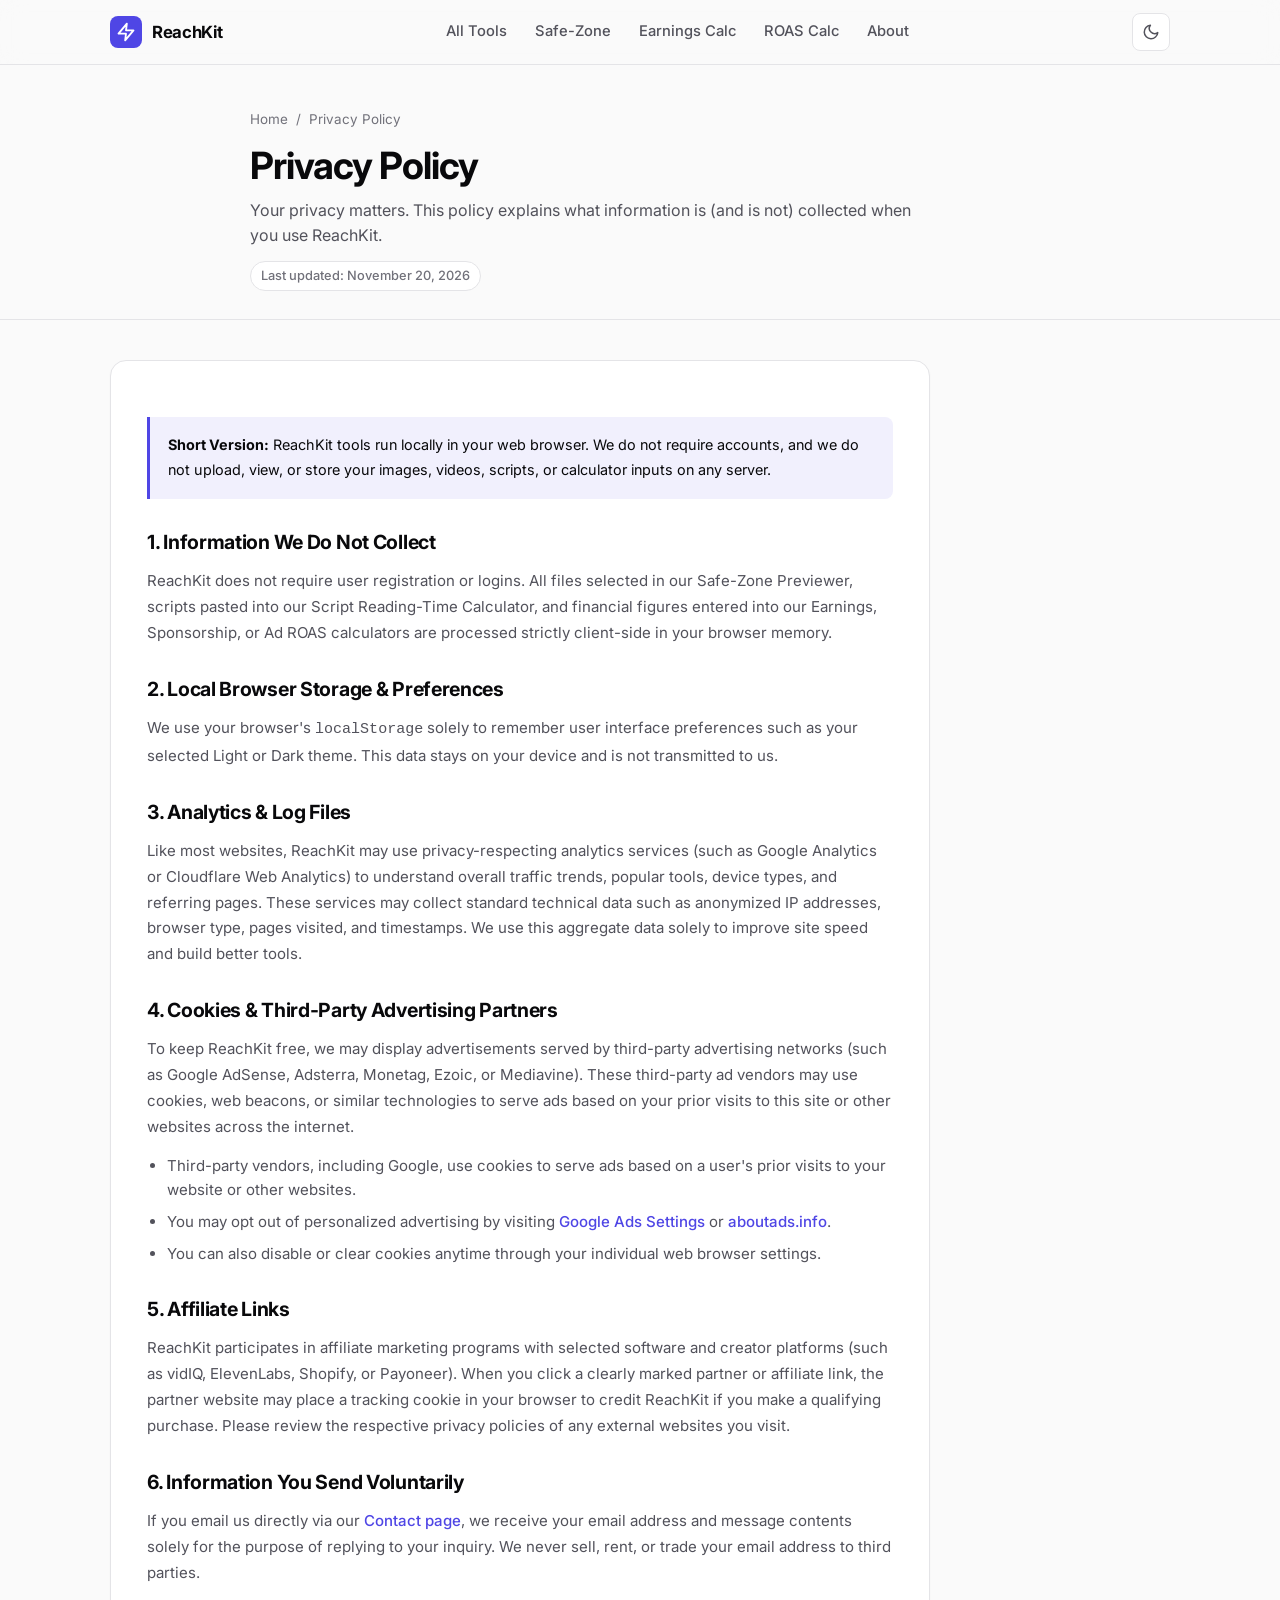
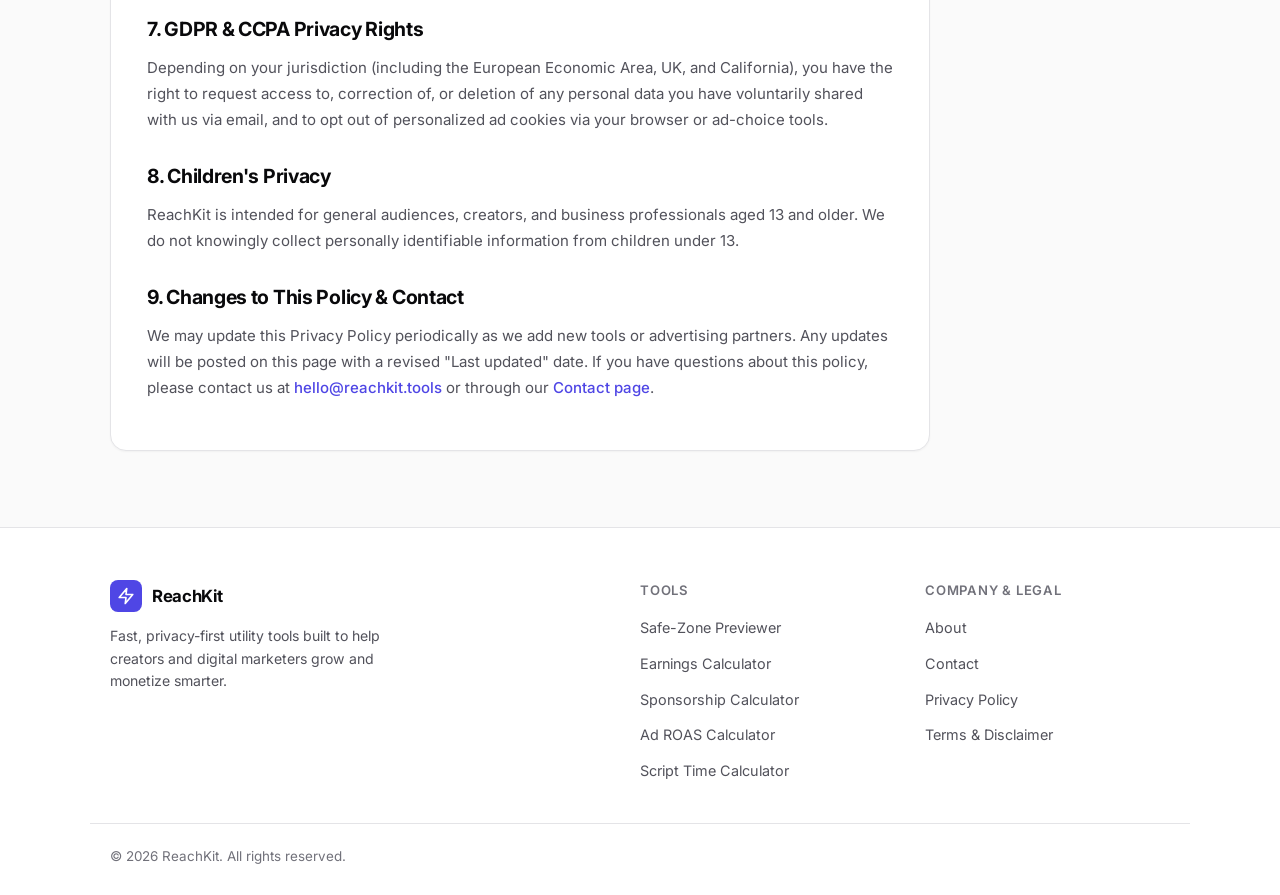
<file: pages/privacy-policy.html>
<!DOCTYPE html>
<html lang="en">
<head>
  <meta charset="UTF-8" />
  <meta name="viewport" content="width=device-width, initial-scale=1.0" />
  <title>Privacy Policy — ReachKit</title>
  <link rel="icon" type="image/svg+xml" href="../favicon.svg" />
<meta name="theme-color" content="#4f46e5" />
  <meta
    name="description"
    content="Privacy Policy for ReachKit explaining how client-side tools, cookies, analytics, advertising partners, and affiliate links work."
  />

  <link rel="preconnect" href="https://fonts.googleapis.com" />
  <link rel="preconnect" href="https://fonts.gstatic.com" crossorigin />
  <link
    href="https://fonts.googleapis.com/css2?family=Inter:wght@400;500;600;700&display=swap"
    rel="stylesheet"
  />

  <script>
    (function () {
      const savedTheme = localStorage.getItem("reachkit-theme");
      const prefersDark = window.matchMedia("(prefers-color-scheme: dark)").matches;
      const theme = savedTheme || (prefersDark ? "dark" : "light");
      document.documentElement.setAttribute("data-theme", theme);
    })();
  </script>

  <link rel="stylesheet" href="../css/style.css" />
  <link rel="stylesheet" href="../css/pages.css" />
</head>
<body>
  <header class="site-header">
    <div class="container header-inner">
      <a href="../index.html" class="brand" aria-label="ReachKit Home">
        <span class="brand-icon" aria-hidden="true">
          <svg width="20" height="20" viewBox="0 0 24 24" fill="none" stroke="currentColor" stroke-width="2.2" stroke-linecap="round" stroke-linejoin="round">
            <path d="M13 2L3 14h9l-1 8 10-12h-9l1-8z" />
          </svg>
        </span>
        <span class="brand-name">ReachKit</span>
      </a>

      <nav class="nav-links" id="navLinks" aria-label="Primary Navigation">
        <a href="../index.html#tools" class="nav-link">All Tools</a>
        <a href="../tools/safe-zone-previewer.html" class="nav-link">Safe-Zone</a>
        <a href="../tools/earnings-calculator.html" class="nav-link">Earnings Calc</a>
        <a href="../tools/roas-calculator.html" class="nav-link">ROAS Calc</a>
        <a href="about.html" class="nav-link">About</a>
      </nav>

      <div class="header-actions">
        <button type="button" class="icon-btn" id="themeToggle" aria-label="Toggle Theme" title="Toggle Theme">
          <svg class="icon-sun" width="18" height="18" viewBox="0 0 24 24" fill="none" stroke="currentColor" stroke-width="2" stroke-linecap="round" stroke-linejoin="round">
            <circle cx="12" cy="12" r="5" />
            <line x1="12" y1="1" x2="12" y2="3" />
            <line x1="12" y1="21" x2="12" y2="23" />
            <line x1="4.22" y1="4.22" x2="5.64" y2="5.64" />
            <line x1="18.36" y1="18.36" x2="19.78" y2="19.78" />
            <line x1="1" y1="12" x2="3" y2="12" />
            <line x1="21" y1="12" x2="23" y2="12" />
            <line x1="4.22" y1="19.78" x2="5.64" y2="18.36" />
            <line x1="18.36" y1="5.64" x2="19.78" y2="4.22" />
          </svg>
          <svg class="icon-moon" width="18" height="18" viewBox="0 0 24 24" fill="none" stroke="currentColor" stroke-width="2" stroke-linecap="round" stroke-linejoin="round">
            <path d="M21 12.79A9 9 0 1 1 11.21 3 7 7 0 0 0 21 12.79z" />
          </svg>
        </button>

        <button type="button" class="icon-btn mobile-menu-btn" id="mobileMenuToggle" aria-label="Toggle Menu" aria-expanded="false">
          <svg width="20" height="20" viewBox="0 0 24 24" fill="none" stroke="currentColor" stroke-width="2" stroke-linecap="round" stroke-linejoin="round">
            <line x1="3" y1="6" x2="21" y2="6" />
            <line x1="3" y1="12" x2="21" y2="12" />
            <line x1="3" y1="18" x2="21" y2="18" />
          </svg>
        </button>
      </div>
    </div>
  </header>

  <main>
    <section class="page-hero">
      <div class="container page-hero-narrow">
        <nav class="breadcrumb" aria-label="Breadcrumb">
          <a href="../index.html">Home</a>
          <span>/</span>
          <span>Privacy Policy</span>
        </nav>
        <h1>Privacy Policy</h1>
        <p class="page-lead">
          Your privacy matters. This policy explains what information is (and is not) collected when you use ReachKit.
        </p>
        <span class="last-updated">Last updated: November 20, 2026</span>
      </div>
    </section>

    <section class="page-body">
      <div class="container">
        <article class="prose-card">
          <div class="callout-box">
            <p>
              <strong>Short Version:</strong> ReachKit tools run locally in your web browser. We do not require accounts, and we do not upload, view, or store your images, videos, scripts, or calculator inputs on any server.
            </p>
          </div>

          <h2>1. Information We Do Not Collect</h2>
          <p>
            ReachKit does not require user registration or logins. All files selected in our Safe-Zone Previewer, scripts pasted into our Script Reading-Time Calculator, and financial figures entered into our Earnings, Sponsorship, or Ad ROAS calculators are processed strictly client-side in your browser memory.
          </p>

          <h2>2. Local Browser Storage &amp; Preferences</h2>
          <p>
            We use your browser's <code>localStorage</code> solely to remember user interface preferences such as your selected Light or Dark theme. This data stays on your device and is not transmitted to us.
          </p>

          <h2>3. Analytics &amp; Log Files</h2>
          <p>
            Like most websites, ReachKit may use privacy-respecting analytics services (such as Google Analytics or Cloudflare Web Analytics) to understand overall traffic trends, popular tools, device types, and referring pages. These services may collect standard technical data such as anonymized IP addresses, browser type, pages visited, and timestamps. We use this aggregate data solely to improve site speed and build better tools.
          </p>

          <h2>4. Cookies &amp; Third-Party Advertising Partners</h2>
          <p>
            To keep ReachKit free, we may display advertisements served by third-party advertising networks (such as Google AdSense, Adsterra, Monetag, Ezoic, or Mediavine). These third-party ad vendors may use cookies, web beacons, or similar technologies to serve ads based on your prior visits to this site or other websites across the internet.
          </p>
          <ul>
            <li>Third-party vendors, including Google, use cookies to serve ads based on a user's prior visits to your website or other websites.</li>
            <li>You may opt out of personalized advertising by visiting <a href="https://www.google.com/settings/ads" target="_blank" rel="noopener noreferrer">Google Ads Settings</a> or <a href="https://www.aboutads.info/choices/" target="_blank" rel="noopener noreferrer">aboutads.info</a>.</li>
            <li>You can also disable or clear cookies anytime through your individual web browser settings.</li>
          </ul>

          <h2>5. Affiliate Links</h2>
          <p>
            ReachKit participates in affiliate marketing programs with selected software and creator platforms (such as vidIQ, ElevenLabs, Shopify, or Payoneer). When you click a clearly marked partner or affiliate link, the partner website may place a tracking cookie in your browser to credit ReachKit if you make a qualifying purchase. Please review the respective privacy policies of any external websites you visit.
          </p>

          <h2>6. Information You Send Voluntarily</h2>
          <p>
            If you email us directly via our <a href="contact.html">Contact page</a>, we receive your email address and message contents solely for the purpose of replying to your inquiry. We never sell, rent, or trade your email address to third parties.
          </p>

          <h2>7. GDPR &amp; CCPA Privacy Rights</h2>
          <p>
            Depending on your jurisdiction (including the European Economic Area, UK, and California), you have the right to request access to, correction of, or deletion of any personal data you have voluntarily shared with us via email, and to opt out of personalized ad cookies via your browser or ad-choice tools.
          </p>

          <h2>8. Children's Privacy</h2>
          <p>
            ReachKit is intended for general audiences, creators, and business professionals aged 13 and older. We do not knowingly collect personally identifiable information from children under 13.
          </p>

          <h2>9. Changes to This Policy &amp; Contact</h2>
          <p>
            We may update this Privacy Policy periodically as we add new tools or advertising partners. Any updates will be posted on this page with a revised "Last updated" date. If you have questions about this policy, please contact us at <a href="mailto:hello@reachkit.tools">hello@reachkit.tools</a> or through our <a href="contact.html">Contact page</a>.
          </p>
        </article>
      </div>
    </section>
  </main>

  <footer class="site-footer">
    <div class="container footer-grid">
      <div class="footer-brand">
        <a href="../index.html" class="brand">
          <span class="brand-icon" aria-hidden="true">
            <svg width="18" height="18" viewBox="0 0 24 24" fill="none" stroke="currentColor" stroke-width="2.2" stroke-linecap="round" stroke-linejoin="round">
              <path d="M13 2L3 14h9l-1 8 10-12h-9l1-8z" />
            </svg>
          </span>
          <span class="brand-name">ReachKit</span>
        </a>
        <p>Fast, privacy-first utility tools built to help creators and digital marketers grow and monetize smarter.</p>
      </div>

      <div class="footer-col">
        <h3>Tools</h3>
        <ul>
          <li><a href="../tools/safe-zone-previewer.html">Safe-Zone Previewer</a></li>
          <li><a href="../tools/earnings-calculator.html">Earnings Calculator</a></li>
          <li><a href="../tools/sponsorship-calculator.html">Sponsorship Calculator</a></li>
          <li><a href="../tools/roas-calculator.html">Ad ROAS Calculator</a></li>
          <li><a href="../tools/script-time-calculator.html">Script Time Calculator</a></li>
        </ul>
      </div>

      <div class="footer-col">
        <h3>Company &amp; Legal</h3>
        <ul>
          <li><a href="about.html">About</a></li>
          <li><a href="contact.html">Contact</a></li>
          <li><a href="privacy-policy.html">Privacy Policy</a></li>
          <li><a href="terms.html">Terms &amp; Disclaimer</a></li>
        </ul>
      </div>
    </div>

    <div class="container footer-bottom">
      <p>&copy; <span id="currentYear">2026</span> ReachKit. All rights reserved.</p>
    </div>
  </footer>

  <script src="../js/main.js"></script>
</body>
</html>
</file>
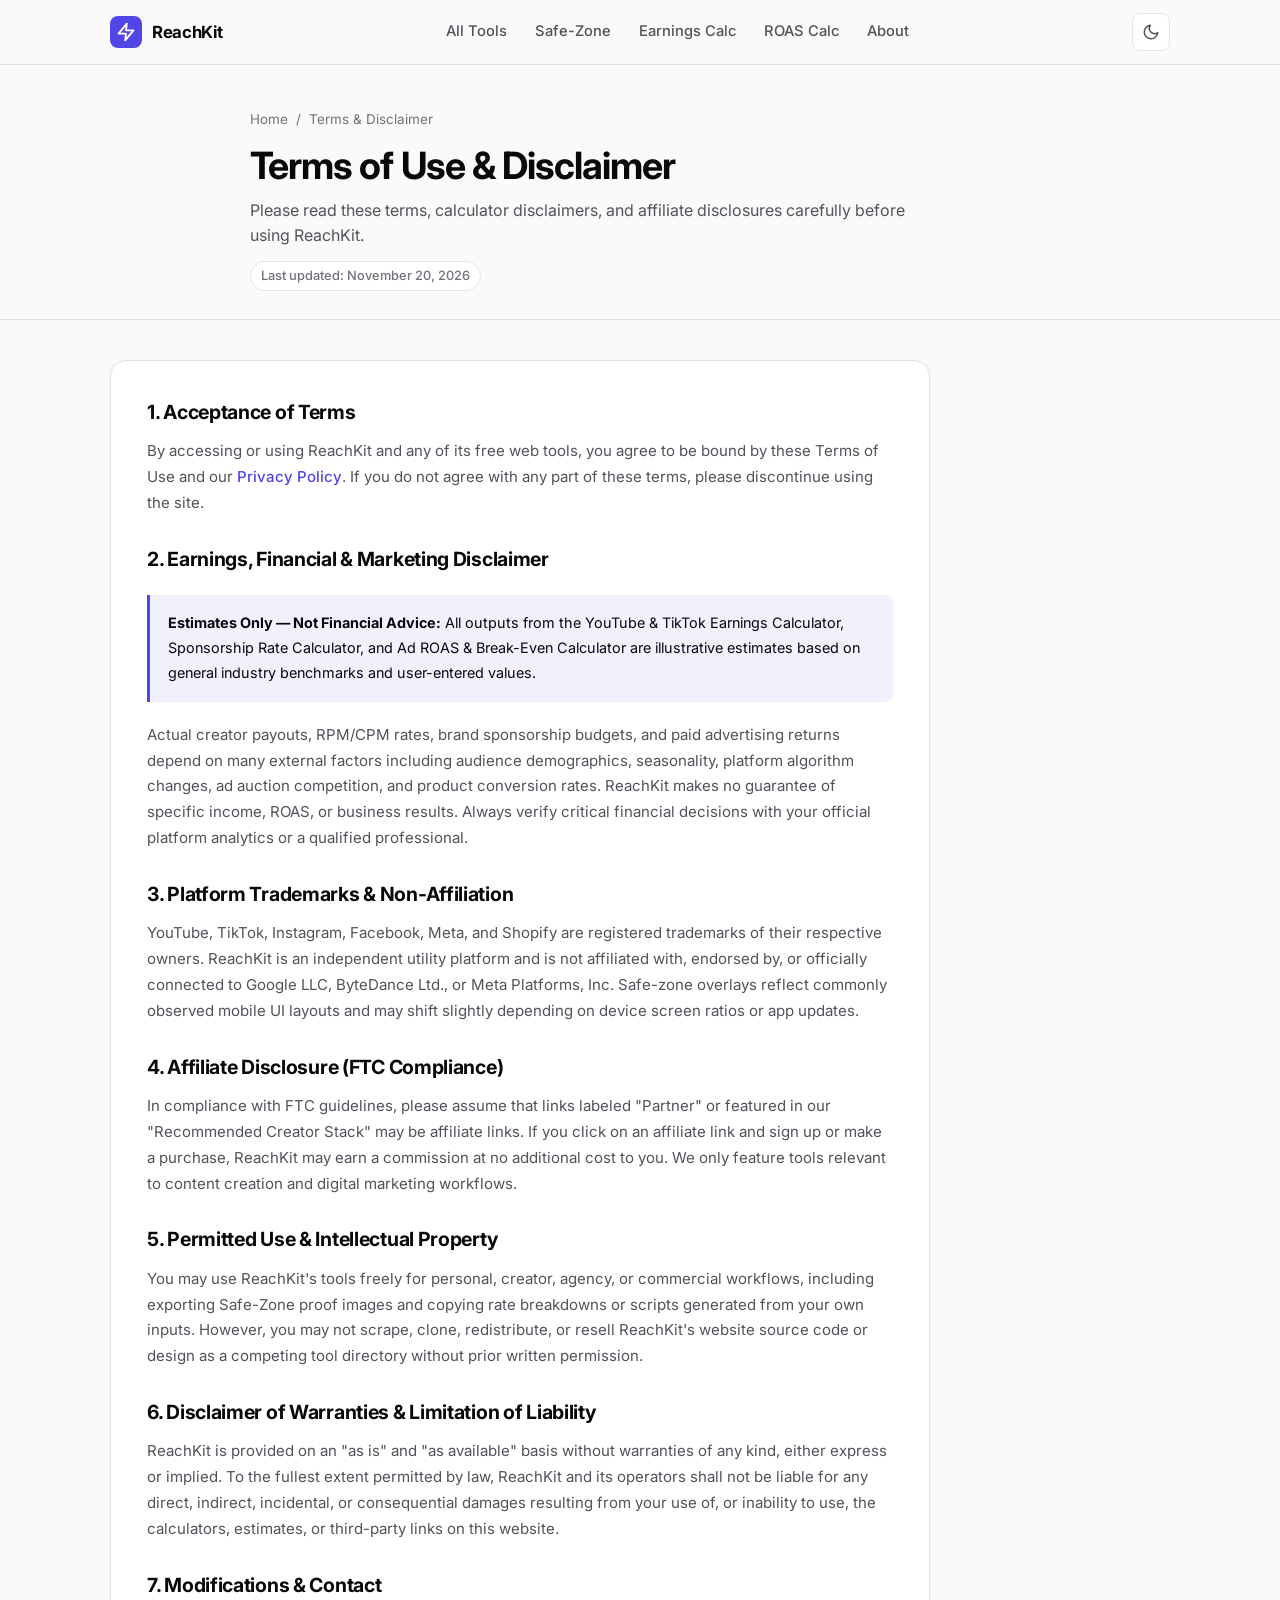
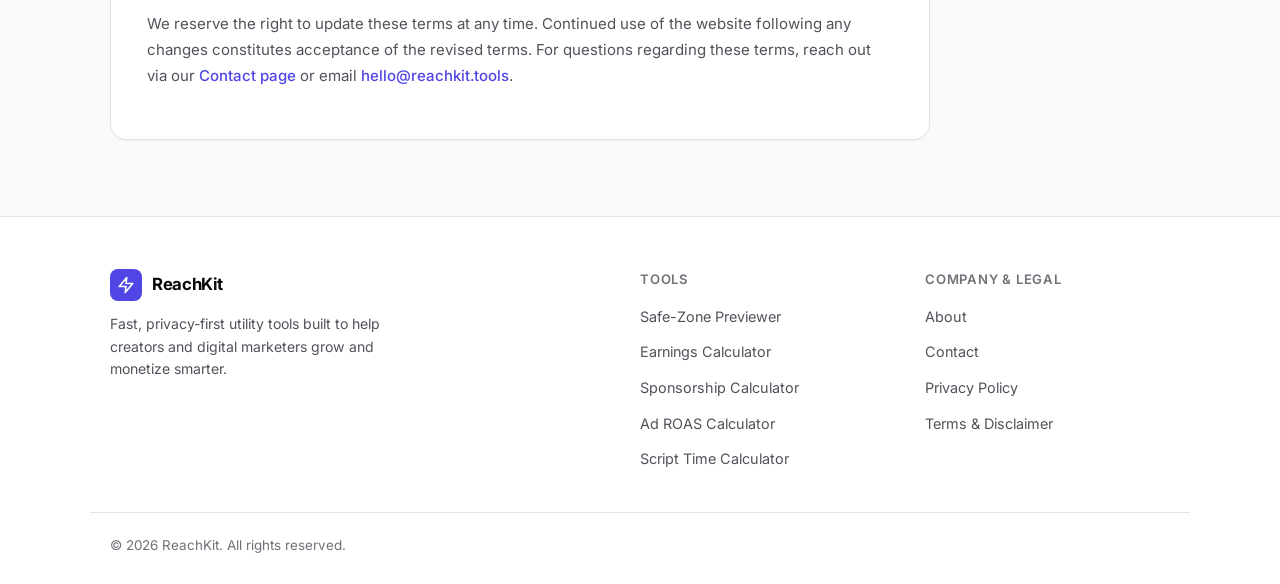
<file: pages/terms.html>
<!DOCTYPE html>
<html lang="en">
<head>
  <meta charset="UTF-8" />
  <meta name="viewport" content="width=device-width, initial-scale=1.0" />
  <title>Terms of Use &amp; Disclaimer — ReachKit</title>
  <link rel="icon" type="image/svg+xml" href="../favicon.svg" />
<meta name="theme-color" content="#4f46e5" />
  <meta
    name="description"
    content="Terms of Use, Earnings & Financial Calculator Disclaimer, and Affiliate Disclosure for ReachKit."
  />

  <link rel="preconnect" href="https://fonts.googleapis.com" />
  <link rel="preconnect" href="https://fonts.gstatic.com" crossorigin />
  <link
    href="https://fonts.googleapis.com/css2?family=Inter:wght@400;500;600;700&display=swap"
    rel="stylesheet"
  />

  <script>
    (function () {
      const savedTheme = localStorage.getItem("reachkit-theme");
      const prefersDark = window.matchMedia("(prefers-color-scheme: dark)").matches;
      const theme = savedTheme || (prefersDark ? "dark" : "light");
      document.documentElement.setAttribute("data-theme", theme);
    })();
  </script>

  <link rel="stylesheet" href="../css/style.css" />
  <link rel="stylesheet" href="../css/pages.css" />
</head>
<body>
  <header class="site-header">
    <div class="container header-inner">
      <a href="../index.html" class="brand" aria-label="ReachKit Home">
        <span class="brand-icon" aria-hidden="true">
          <svg width="20" height="20" viewBox="0 0 24 24" fill="none" stroke="currentColor" stroke-width="2.2" stroke-linecap="round" stroke-linejoin="round">
            <path d="M13 2L3 14h9l-1 8 10-12h-9l1-8z" />
          </svg>
        </span>
        <span class="brand-name">ReachKit</span>
      </a>

      <nav class="nav-links" id="navLinks" aria-label="Primary Navigation">
        <a href="../index.html#tools" class="nav-link">All Tools</a>
        <a href="../tools/safe-zone-previewer.html" class="nav-link">Safe-Zone</a>
        <a href="../tools/earnings-calculator.html" class="nav-link">Earnings Calc</a>
        <a href="../tools/roas-calculator.html" class="nav-link">ROAS Calc</a>
        <a href="about.html" class="nav-link">About</a>
      </nav>

      <div class="header-actions">
        <button type="button" class="icon-btn" id="themeToggle" aria-label="Toggle Theme" title="Toggle Theme">
          <svg class="icon-sun" width="18" height="18" viewBox="0 0 24 24" fill="none" stroke="currentColor" stroke-width="2" stroke-linecap="round" stroke-linejoin="round">
            <circle cx="12" cy="12" r="5" />
            <line x1="12" y1="1" x2="12" y2="3" />
            <line x1="12" y1="21" x2="12" y2="23" />
            <line x1="4.22" y1="4.22" x2="5.64" y2="5.64" />
            <line x1="18.36" y1="18.36" x2="19.78" y2="19.78" />
            <line x1="1" y1="12" x2="3" y2="12" />
            <line x1="21" y1="12" x2="23" y2="12" />
            <line x1="4.22" y1="19.78" x2="5.64" y2="18.36" />
            <line x1="18.36" y1="5.64" x2="19.78" y2="4.22" />
          </svg>
          <svg class="icon-moon" width="18" height="18" viewBox="0 0 24 24" fill="none" stroke="currentColor" stroke-width="2" stroke-linecap="round" stroke-linejoin="round">
            <path d="M21 12.79A9 9 0 1 1 11.21 3 7 7 0 0 0 21 12.79z" />
          </svg>
        </button>

        <button type="button" class="icon-btn mobile-menu-btn" id="mobileMenuToggle" aria-label="Toggle Menu" aria-expanded="false">
          <svg width="20" height="20" viewBox="0 0 24 24" fill="none" stroke="currentColor" stroke-width="2" stroke-linecap="round" stroke-linejoin="round">
            <line x1="3" y1="6" x2="21" y2="6" />
            <line x1="3" y1="12" x2="21" y2="12" />
            <line x1="3" y1="18" x2="21" y2="18" />
          </svg>
        </button>
      </div>
    </div>
  </header>

  <main>
    <section class="page-hero">
      <div class="container page-hero-narrow">
        <nav class="breadcrumb" aria-label="Breadcrumb">
          <a href="../index.html">Home</a>
          <span>/</span>
          <span>Terms &amp; Disclaimer</span>
        </nav>
        <h1>Terms of Use &amp; Disclaimer</h1>
        <p class="page-lead">
          Please read these terms, calculator disclaimers, and affiliate disclosures carefully before using ReachKit.
        </p>
        <span class="last-updated">Last updated: November 20, 2026</span>
      </div>
    </section>

    <section class="page-body">
      <div class="container">
        <article class="prose-card">
          <h2>1. Acceptance of Terms</h2>
          <p>
            By accessing or using ReachKit and any of its free web tools, you agree to be bound by these Terms of Use and our <a href="privacy-policy.html">Privacy Policy</a>. If you do not agree with any part of these terms, please discontinue using the site.
          </p>

          <h2>2. Earnings, Financial &amp; Marketing Disclaimer</h2>
          <div class="callout-box">
            <p>
              <strong>Estimates Only — Not Financial Advice:</strong> All outputs from the YouTube &amp; TikTok Earnings Calculator, Sponsorship Rate Calculator, and Ad ROAS &amp; Break-Even Calculator are illustrative estimates based on general industry benchmarks and user-entered values.
            </p>
          </div>
          <p>
            Actual creator payouts, RPM/CPM rates, brand sponsorship budgets, and paid advertising returns depend on many external factors including audience demographics, seasonality, platform algorithm changes, ad auction competition, and product conversion rates. ReachKit makes no guarantee of specific income, ROAS, or business results. Always verify critical financial decisions with your official platform analytics or a qualified professional.
          </p>

          <h2>3. Platform Trademarks &amp; Non-Affiliation</h2>
          <p>
            YouTube, TikTok, Instagram, Facebook, Meta, and Shopify are registered trademarks of their respective owners. ReachKit is an independent utility platform and is not affiliated with, endorsed by, or officially connected to Google LLC, ByteDance Ltd., or Meta Platforms, Inc. Safe-zone overlays reflect commonly observed mobile UI layouts and may shift slightly depending on device screen ratios or app updates.
          </p>

          <h2>4. Affiliate Disclosure (FTC Compliance)</h2>
          <p>
            In compliance with FTC guidelines, please assume that links labeled "Partner" or featured in our "Recommended Creator Stack" may be affiliate links. If you click on an affiliate link and sign up or make a purchase, ReachKit may earn a commission at no additional cost to you. We only feature tools relevant to content creation and digital marketing workflows.
          </p>

          <h2>5. Permitted Use &amp; Intellectual Property</h2>
          <p>
            You may use ReachKit's tools freely for personal, creator, agency, or commercial workflows, including exporting Safe-Zone proof images and copying rate breakdowns or scripts generated from your own inputs. However, you may not scrape, clone, redistribute, or resell ReachKit's website source code or design as a competing tool directory without prior written permission.
          </p>

          <h2>6. Disclaimer of Warranties &amp; Limitation of Liability</h2>
          <p>
            ReachKit is provided on an "as is" and "as available" basis without warranties of any kind, either express or implied. To the fullest extent permitted by law, ReachKit and its operators shall not be liable for any direct, indirect, incidental, or consequential damages resulting from your use of, or inability to use, the calculators, estimates, or third-party links on this website.
          </p>

          <h2>7. Modifications &amp; Contact</h2>
          <p>
            We reserve the right to update these terms at any time. Continued use of the website following any changes constitutes acceptance of the revised terms. For questions regarding these terms, reach out via our <a href="contact.html">Contact page</a> or email <a href="mailto:hello@reachkit.tools">hello@reachkit.tools</a>.
          </p>
        </article>
      </div>
    </section>
  </main>

  <footer class="site-footer">
    <div class="container footer-grid">
      <div class="footer-brand">
        <a href="../index.html" class="brand">
          <span class="brand-icon" aria-hidden="true">
            <svg width="18" height="18" viewBox="0 0 24 24" fill="none" stroke="currentColor" stroke-width="2.2" stroke-linecap="round" stroke-linejoin="round">
              <path d="M13 2L3 14h9l-1 8 10-12h-9l1-8z" />
            </svg>
          </span>
          <span class="brand-name">ReachKit</span>
        </a>
        <p>Fast, privacy-first utility tools built to help creators and digital marketers grow and monetize smarter.</p>
      </div>

      <div class="footer-col">
        <h3>Tools</h3>
        <ul>
          <li><a href="../tools/safe-zone-previewer.html">Safe-Zone Previewer</a></li>
          <li><a href="../tools/earnings-calculator.html">Earnings Calculator</a></li>
          <li><a href="../tools/sponsorship-calculator.html">Sponsorship Calculator</a></li>
          <li><a href="../tools/roas-calculator.html">Ad ROAS Calculator</a></li>
          <li><a href="../tools/script-time-calculator.html">Script Time Calculator</a></li>
        </ul>
      </div>

      <div class="footer-col">
        <h3>Company &amp; Legal</h3>
        <ul>
          <li><a href="about.html">About</a></li>
          <li><a href="contact.html">Contact</a></li>
          <li><a href="privacy-policy.html">Privacy Policy</a></li>
          <li><a href="terms.html">Terms &amp; Disclaimer</a></li>
        </ul>
      </div>
    </div>

    <div class="container footer-bottom">
      <p>&copy; <span id="currentYear">2026</span> ReachKit. All rights reserved.</p>
    </div>
  </footer>

  <script src="../js/main.js"></script>
</body>
</html>
</file>
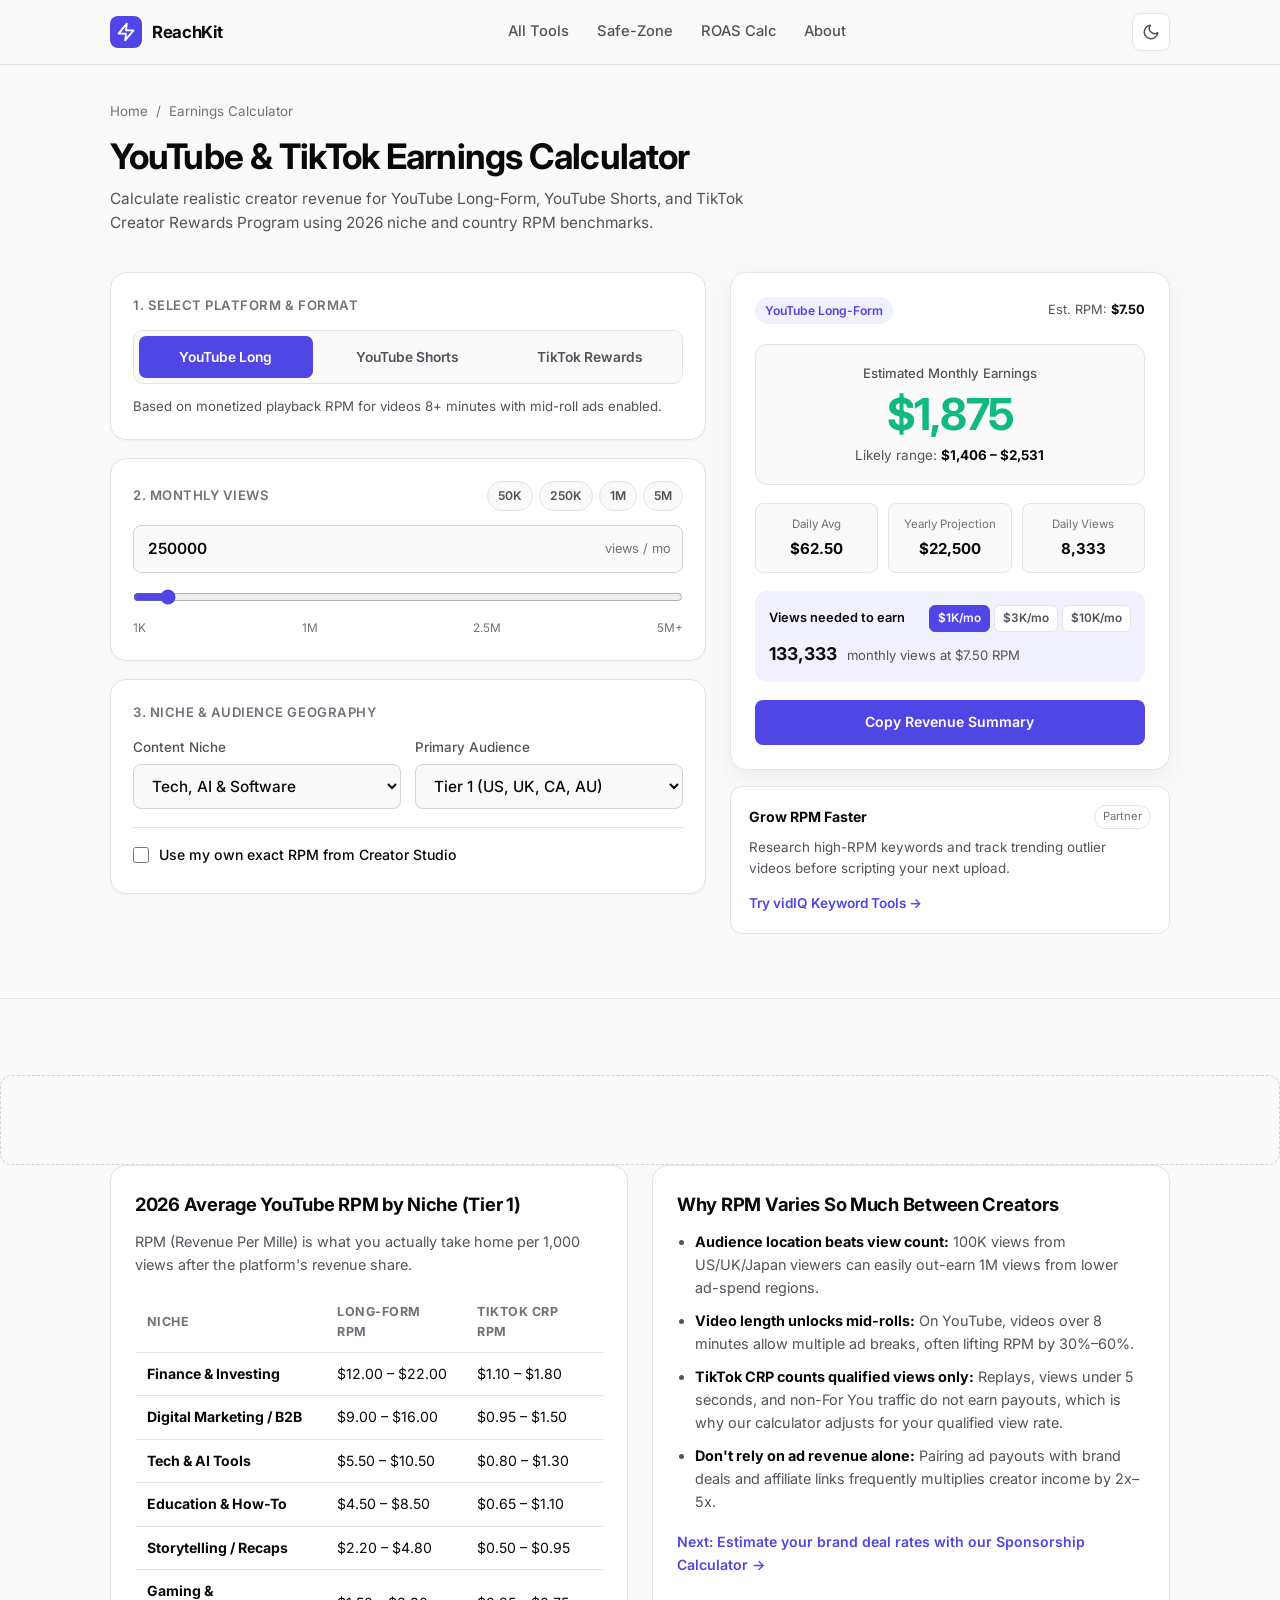
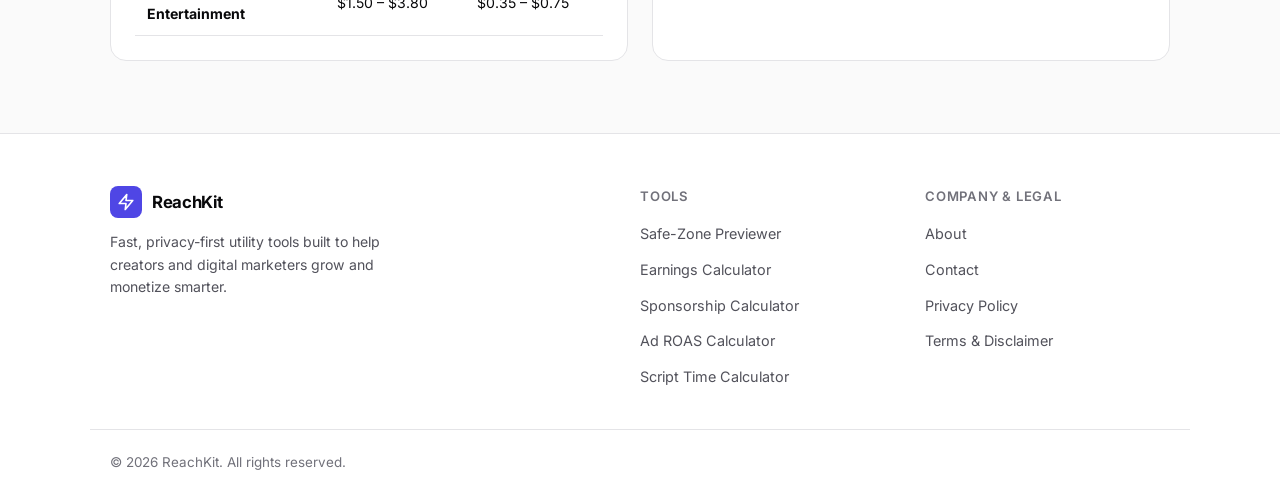
<file: tools/earnings-calculator.html>
<!DOCTYPE html>
<html lang="en">
<head>
  <meta charset="UTF-8" />
  <meta name="viewport" content="width=device-width, initial-scale=1.0" />
  <title>YouTube &amp; TikTok Earnings Calculator (2026 RPM) — ReachKit</title>
  <link rel="icon" type="image/svg+xml" href="../favicon.svg" />
<meta name="theme-color" content="#4f46e5" />
  <meta
    name="description"
    content="Estimate monthly and yearly income for YouTube Long-Form, YouTube Shorts, and TikTok Creator Rewards Program based on views, niche, and audience country RPM."
  />

  <link rel="preconnect" href="https://fonts.googleapis.com" />
  <link rel="preconnect" href="https://fonts.gstatic.com" crossorigin />
  <link
    href="https://fonts.googleapis.com/css2?family=Inter:wght@400;500;600;700&display=swap"
    rel="stylesheet"
  />

  <!-- Prevent Dark Mode Flash -->
  <script>
    (function () {
      const savedTheme = localStorage.getItem("reachkit-theme");
      const prefersDark = window.matchMedia("(prefers-color-scheme: dark)").matches;
      const theme = savedTheme || (prefersDark ? "dark" : "light");
      document.documentElement.setAttribute("data-theme", theme);
    })();
  </script>

  <link rel="stylesheet" href="../css/style.css" />
  <link rel="stylesheet" href="../css/earnings.css" />
</head>
<body>
  <!-- Header -->
  <header class="site-header">
    <div class="container header-inner">
      <a href="../index.html" class="brand" aria-label="ReachKit Home">
        <span class="brand-icon" aria-hidden="true">
          <svg width="20" height="20" viewBox="0 0 24 24" fill="none" stroke="currentColor" stroke-width="2.2" stroke-linecap="round" stroke-linejoin="round">
            <path d="M13 2L3 14h9l-1 8 10-12h-9l1-8z" />
          </svg>
        </span>
        <span class="brand-name">ReachKit</span>
      </a>

      <nav class="nav-links" id="navLinks" aria-label="Primary Navigation">
        <a href="../index.html#tools" class="nav-link">All Tools</a>
        <a href="safe-zone-previewer.html" class="nav-link">Safe-Zone</a>
        <a href="roas-calculator.html" class="nav-link">ROAS Calc</a>
        <a href="../pages/about.html" class="nav-link">About</a>
      </nav>

      <div class="header-actions">
        <button
          type="button"
          class="icon-btn"
          id="themeToggle"
          aria-label="Toggle Light and Dark Mode"
          title="Toggle Theme"
        >
          <svg class="icon-sun" width="18" height="18" viewBox="0 0 24 24" fill="none" stroke="currentColor" stroke-width="2" stroke-linecap="round" stroke-linejoin="round">
            <circle cx="12" cy="12" r="5" />
            <line x1="12" y1="1" x2="12" y2="3" />
            <line x1="12" y1="21" x2="12" y2="23" />
            <line x1="4.22" y1="4.22" x2="5.64" y2="5.64" />
            <line x1="18.36" y1="18.36" x2="19.78" y2="19.78" />
            <line x1="1" y1="12" x2="3" y2="12" />
            <line x1="21" y1="12" x2="23" y2="12" />
            <line x1="4.22" y1="19.78" x2="5.64" y2="18.36" />
            <line x1="18.36" y1="5.64" x2="19.78" y2="4.22" />
          </svg>
          <svg class="icon-moon" width="18" height="18" viewBox="0 0 24 24" fill="none" stroke="currentColor" stroke-width="2" stroke-linecap="round" stroke-linejoin="round">
            <path d="M21 12.79A9 9 0 1 1 11.21 3 7 7 0 0 0 21 12.79z" />
          </svg>
        </button>

        <button
          type="button"
          class="icon-btn mobile-menu-btn"
          id="mobileMenuToggle"
          aria-label="Toggle Navigation Menu"
          aria-expanded="false"
        >
          <svg width="20" height="20" viewBox="0 0 24 24" fill="none" stroke="currentColor" stroke-width="2" stroke-linecap="round" stroke-linejoin="round">
            <line x1="3" y1="6" x2="21" y2="6" />
            <line x1="3" y1="12" x2="21" y2="12" />
            <line x1="3" y1="18" x2="21" y2="18" />
          </svg>
        </button>
      </div>
    </div>
  </header>

  <main>
    <!-- Tool Intro -->
    <section class="tool-header">
      <div class="container">
        <nav class="breadcrumb" aria-label="Breadcrumb">
          <a href="../index.html">Home</a>
          <span>/</span>
          <span>Earnings Calculator</span>
        </nav>
        <h1>YouTube &amp; TikTok Earnings Calculator</h1>
        <p class="tool-lead">
          Calculate realistic creator revenue for YouTube Long-Form, YouTube Shorts, and TikTok Creator Rewards Program using 2026 niche and country RPM benchmarks.
        </p>
      </div>
    </section>

    <!-- Main Calculator Workspace -->
    <section class="calc-section">
      <div class="container calc-grid">
        <!-- Left Panel: Inputs -->
        <div class="calc-inputs">
          <!-- 1. Platform Selector -->
          <div class="calc-card">
            <label class="calc-label">1. Select Platform &amp; Format</label>
            <div class="platform-tabs" role="tablist">
              <button type="button" class="platform-tab active" data-platform="yt-long" role="tab" aria-selected="true">
                YouTube Long
              </button>
              <button type="button" class="platform-tab" data-platform="yt-shorts" role="tab" aria-selected="false">
                YouTube Shorts
              </button>
              <button type="button" class="platform-tab" data-platform="tiktok-crp" role="tab" aria-selected="false">
                TikTok Rewards
              </button>
            </div>
            <p class="platform-note" id="platformNote">
              Based on monetized playback RPM for videos 8+ minutes with mid-roll ads enabled.
            </p>
          </div>

          <!-- 2. Views Input -->
          <div class="calc-card">
            <div class="label-row">
              <label class="calc-label" for="viewsInput" style="margin-bottom:0;">2. Monthly Views</label>
              <div class="preset-chips">
                <button type="button" class="preset-chip" data-views="50000">50K</button>
                <button type="button" class="preset-chip" data-views="250000">250K</button>
                <button type="button" class="preset-chip" data-views="1000000">1M</button>
                <button type="button" class="preset-chip" data-views="5000000">5M</button>
              </div>
            </div>

            <div class="number-input-wrap">
              <input
                type="number"
                id="viewsInput"
                class="text-input"
                min="0"
                max="100000000"
                step="1000"
                value="250000"
              />
              <span class="input-suffix">views / mo</span>
            </div>

            <input
              type="range"
              id="viewsSlider"
              class="range-slider"
              min="1000"
              max="5000000"
              step="1000"
              value="250000"
            />
            <div class="range-marks">
              <span>1K</span>
              <span>1M</span>
              <span>2.5M</span>
              <span>5M+</span>
            </div>
          </div>

          <!-- 3. Niche & Audience Region -->
          <div class="calc-card">
            <label class="calc-label">3. Niche &amp; Audience Geography</label>

            <div class="form-grid">
              <div class="field-group">
                <label class="field-label" for="nicheSelect">Content Niche</label>
                <select id="nicheSelect" class="select-input">
                  <option value="finance">Finance, Investing &amp; Crypto</option>
                  <option value="marketing">Digital Marketing &amp; Business</option>
                  <option value="tech" selected>Tech, AI &amp; Software</option>
                  <option value="education">Education &amp; Tutorials</option>
                  <option value="lifestyle">Lifestyle, Vlogs &amp; Fitness</option>
                  <option value="storytelling">Movie Recaps &amp; Storytelling</option>
                  <option value="gaming">Gaming &amp; Esports</option>
                  <option value="entertainment">Entertainment &amp; Comedy</option>
                </select>
              </div>

              <div class="field-group">
                <label class="field-label" for="regionSelect">Primary Audience</label>
                <select id="regionSelect" class="select-input">
                  <option value="tier1" selected>Tier 1 (US, UK, CA, AU)</option>
                  <option value="tier2">Tier 2 (Japan, Korea, Western EU)</option>
                  <option value="global">Mixed Global Audience</option>
                  <option value="tier3">Tier 3 (SEA, India, LATAM)</option>
                </select>
              </div>
            </div>

            <!-- TikTok Qualified Views Control (only visible for TikTok CRP) -->
            <div class="qualified-box" id="qualifiedBox" hidden>
              <div class="slider-header">
                <span>Qualified Views Rate (TikTok CRP)</span>
                <strong id="qualifiedValue">50%</strong>
              </div>
              <input type="range" id="qualifiedSlider" class="range-slider" min="20" max="90" value="50" />
              <p class="field-hint">
                Only For You feed views lasting 5+ seconds on 1+ minute videos qualify for payouts (typically 40%–60%).
              </p>
            </div>

            <!-- Custom RPM Override -->
            <div class="custom-rpm-wrap">
              <label class="toggle-inline">
                <input type="checkbox" id="customRpmToggle" />
                <span>Use my own exact RPM from Creator Studio</span>
              </label>

              <div class="custom-rpm-input-box" id="customRpmBox" hidden>
                <div class="number-input-wrap">
                  <span class="input-prefix">$</span>
                  <input
                    type="number"
                    id="customRpmInput"
                    class="text-input has-prefix"
                    min="0.01"
                    max="100"
                    step="0.05"
                    value="4.50"
                  />
                  <span class="input-suffix">per 1K views</span>
                </div>
              </div>
            </div>
          </div>
        </div>

        <!-- Right Panel: Live Results -->
        <div class="results-panel">
          <div class="results-card">
            <div class="results-top">
              <span class="results-badge" id="resultPlatformBadge">YouTube Long-Form</span>
              <span class="rpm-pill">Est. RPM: <strong id="effectiveRpmDisplay">$6.50</strong></span>
            </div>

            <div class="hero-metric">
              <span class="metric-label">Estimated Monthly Earnings</span>
              <div class="metric-value" id="monthlyMid">$1,625</div>
              <div class="metric-range">
                Likely range: <strong id="monthlyRange">$1,219 – $2,194</strong>
              </div>
            </div>

            <div class="sub-metrics">
              <div class="sub-metric-box">
                <span>Daily Avg</span>
                <strong id="dailyEst">$54</strong>
              </div>
              <div class="sub-metric-box">
                <span>Yearly Projection</span>
                <strong id="yearlyEst">$19,500</strong>
              </div>
              <div class="sub-metric-box" id="qualifiedMetricBox" hidden>
                <span>Qualified Views</span>
                <strong id="qualifiedViewsEst">125,000</strong>
              </div>
              <div class="sub-metric-box" id="dailyViewsMetricBox">
                <span>Daily Views</span>
                <strong id="dailyViewsEst">8,333</strong>
              </div>
            </div>

            <!-- Goal Planner Mini Box -->
            <div class="goal-box">
              <div class="goal-header">
                <span>Views needed to earn</span>
                <div class="goal-pills">
                  <button type="button" class="goal-pill active" data-goal="1000">$1K/mo</button>
                  <button type="button" class="goal-pill" data-goal="3000">$3K/mo</button>
                  <button type="button" class="goal-pill" data-goal="10000">$10K/mo</button>
                </div>
              </div>
              <div class="goal-result">
                <strong id="goalViewsOutput">153,846</strong>
                <span id="goalNote">total monthly views at current RPM</span>
              </div>
            </div>

            <div class="results-actions">
              <button type="button" class="btn-primary btn-full" id="copyResultBtn">
                Copy Revenue Summary
              </button>
            </div>
          </div>

          <!-- Native Partner Suggestion -->
          <div class="partner-card">
            <div class="partner-meta">
              <span class="partner-label">Grow RPM Faster</span>
              <span class="partner-tag">Partner</span>
            </div>
            <p>Research high-RPM keywords and track trending outlier videos before scripting your next upload.</p>
            <a href="#" target="_blank" rel="noopener sponsored" class="partner-link">
              Try vidIQ Keyword Tools &rarr;
            </a>
          </div>
        </div>
      </div>
    </section>

    <!-- SEO Benchmark Table & Explainer -->
    
    <section class="seo-section">
      <!-- index.html ထဲက Section 4 အောက်ဆုံးနား -->
<div class="ad-slot" aria-label="Sponsored Advertisement">
  <!-- Adsterra ကရတဲ့ Native Banner Code ကို ဒီနေရာမှာ Paste ချပါ -->
  <script async="async" data-cfasync="false" src="//plXXXXXXX.profitablegatecpm.com/XXXXXX/invoke.js"></script>
  <div id="container-XXXXXXXXXXXXXXXXXXXX"></div>
</div>  
      <div class="container seo-grid">
        <div class="seo-card">
          <h2>2026 Average YouTube RPM by Niche (Tier 1)</h2>
          <p>RPM (Revenue Per Mille) is what you actually take home per 1,000 views after the platform's revenue share.</p>

          <div class="table-wrap">
            <table class="specs-table">
              <thead>
                <tr>
                  <th>Niche</th>
                  <th>Long-Form RPM</th>
                  <th>TikTok CRP RPM</th>
                </tr>
              </thead>
              <tbody>
                <tr>
                  <td><strong>Finance &amp; Investing</strong></td>
                  <td>$12.00 – $22.00</td>
                  <td>$1.10 – $1.80</td>
                </tr>
                <tr>
                  <td><strong>Digital Marketing / B2B</strong></td>
                  <td>$9.00 – $16.00</td>
                  <td>$0.95 – $1.50</td>
                </tr>
                <tr>
                  <td><strong>Tech &amp; AI Tools</strong></td>
                  <td>$5.50 – $10.50</td>
                  <td>$0.80 – $1.30</td>
                </tr>
                <tr>
                  <td><strong>Education &amp; How-To</strong></td>
                  <td>$4.50 – $8.50</td>
                  <td>$0.65 – $1.10</td>
                </tr>
                <tr>
                  <td><strong>Storytelling / Recaps</strong></td>
                  <td>$2.20 – $4.80</td>
                  <td>$0.50 – $0.95</td>
                </tr>
                <tr>
                  <td><strong>Gaming &amp; Entertainment</strong></td>
                  <td>$1.50 – $3.80</td>
                  <td>$0.35 – $0.75</td>
                </tr>
              </tbody>
            </table>
          </div>
        </div>

        <div class="seo-card">
          <h2>Why RPM Varies So Much Between Creators</h2>
          <ul class="tips-list">
            <li><strong>Audience location beats view count:</strong> 100K views from US/UK/Japan viewers can easily out-earn 1M views from lower ad-spend regions.</li>
            <li><strong>Video length unlocks mid-rolls:</strong> On YouTube, videos over 8 minutes allow multiple ad breaks, often lifting RPM by 30%–60%.</li>
            <li><strong>TikTok CRP counts qualified views only:</strong> Replays, views under 5 seconds, and non-For You traffic do not earn payouts, which is why our calculator adjusts for your qualified view rate.</li>
            <li><strong>Don't rely on ad revenue alone:</strong> Pairing ad payouts with brand deals and affiliate links frequently multiplies creator income by 2x–5x.</li>
          </ul>
          <a href="sponsorship-calculator.html" class="next-tool-link">
            Next: Estimate your brand deal rates with our Sponsorship Calculator &rarr;
          </a>
        </div>
      </div>
    </section>
  </main>

  <!-- Footer -->
  <footer class="site-footer">
    <div class="container footer-grid">
      <div class="footer-brand">
        <a href="../index.html" class="brand">
          <span class="brand-icon" aria-hidden="true">
            <svg width="18" height="18" viewBox="0 0 24 24" fill="none" stroke="currentColor" stroke-width="2.2" stroke-linecap="round" stroke-linejoin="round">
              <path d="M13 2L3 14h9l-1 8 10-12h-9l1-8z" />
            </svg>
          </span>
          <span class="brand-name">ReachKit</span>
        </a>
        <p>Fast, privacy-first utility tools built to help creators and digital marketers grow and monetize smarter.</p>
      </div>

      <div class="footer-col">
        <h3>Tools</h3>
        <ul>
          <li><a href="safe-zone-previewer.html">Safe-Zone Previewer</a></li>
          <li><a href="earnings-calculator.html">Earnings Calculator</a></li>
          <li><a href="sponsorship-calculator.html">Sponsorship Calculator</a></li>
          <li><a href="roas-calculator.html">Ad ROAS Calculator</a></li>
          <li><a href="script-time-calculator.html">Script Time Calculator</a></li>
        </ul>
      </div>

      <div class="footer-col">
        <h3>Company &amp; Legal</h3>
        <ul>
          <li><a href="../pages/about.html">About</a></li>
          <li><a href="../pages/contact.html">Contact</a></li>
          <li><a href="../pages/privacy-policy.html">Privacy Policy</a></li>
          <li><a href="../pages/terms.html">Terms &amp; Disclaimer</a></li>
        </ul>
      </div>
    </div>

    <div class="container footer-bottom">
      <p>&copy; <span id="currentYear">2026</span> ReachKit. All rights reserved.</p>
    </div>
  </footer>

  <script src="../js/main.js"></script>
  <script src="../js/earnings.js"></script>
</body>
</html>
</file>
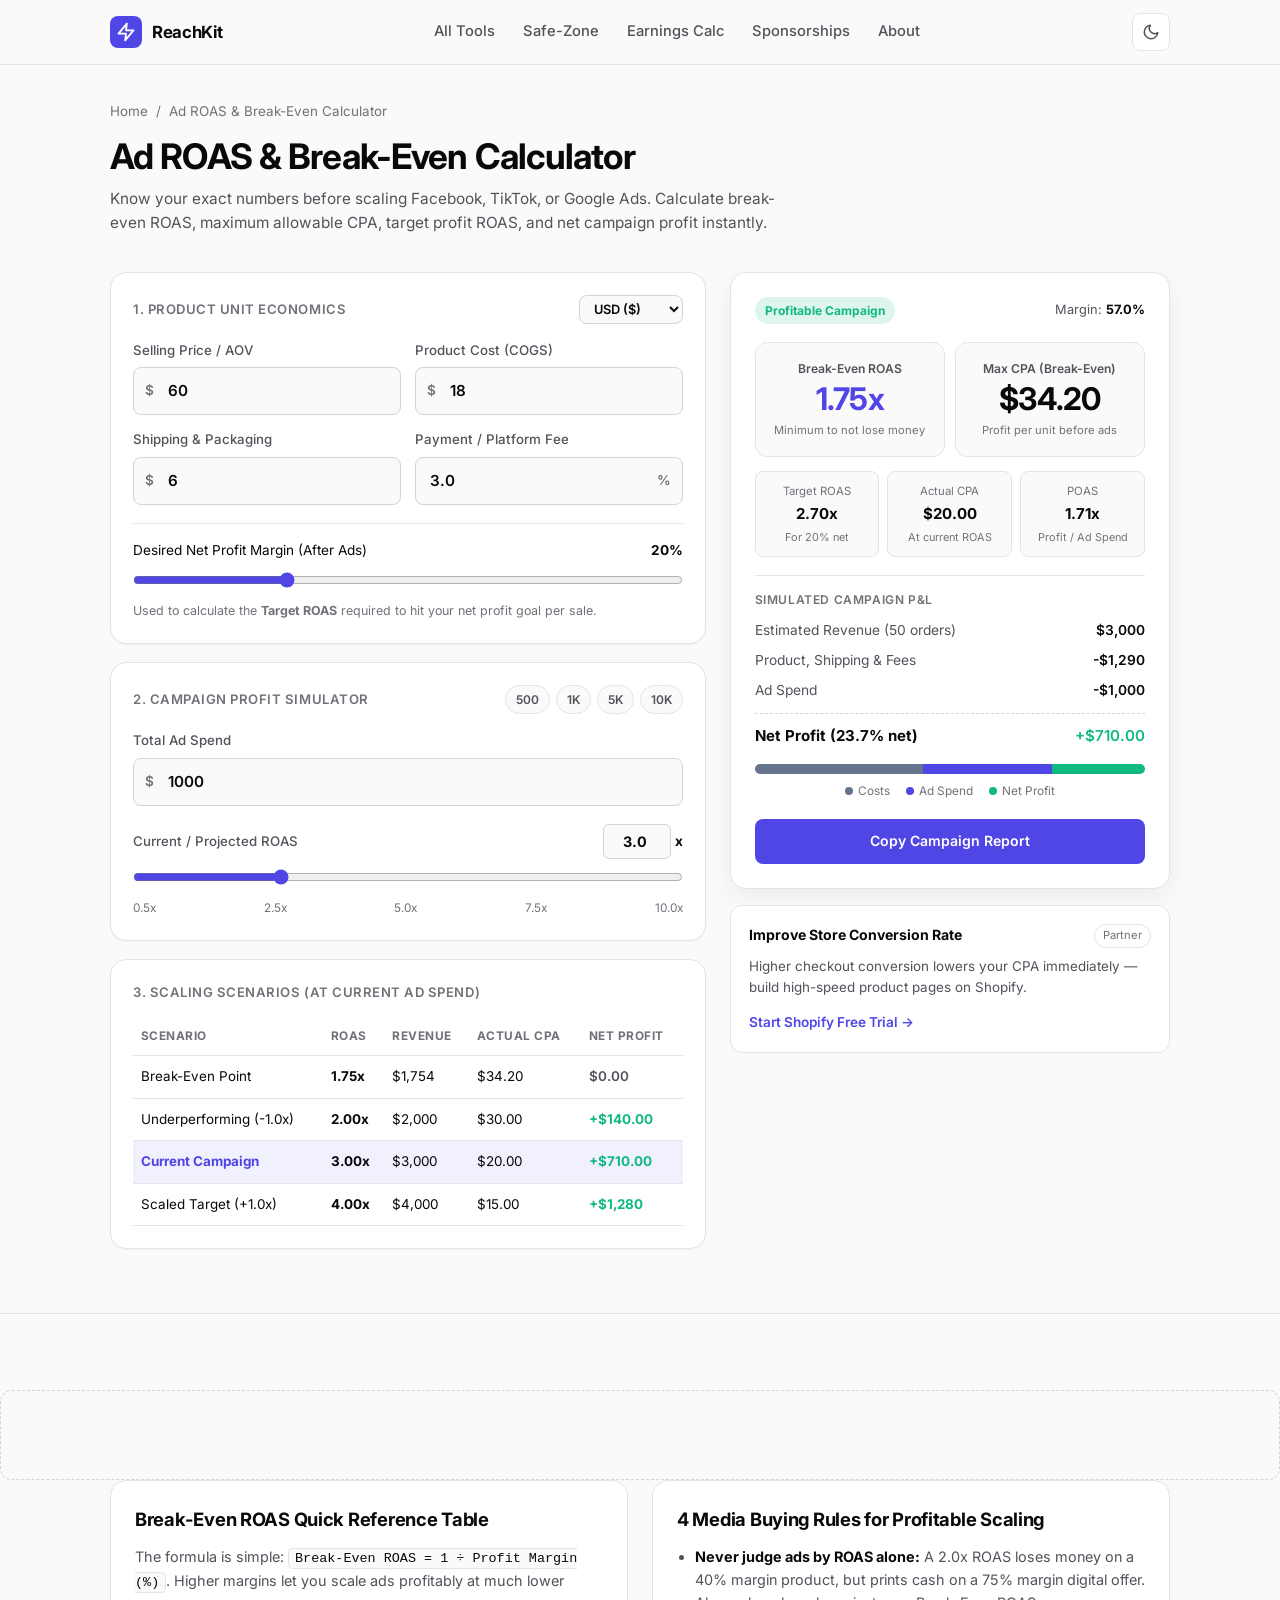
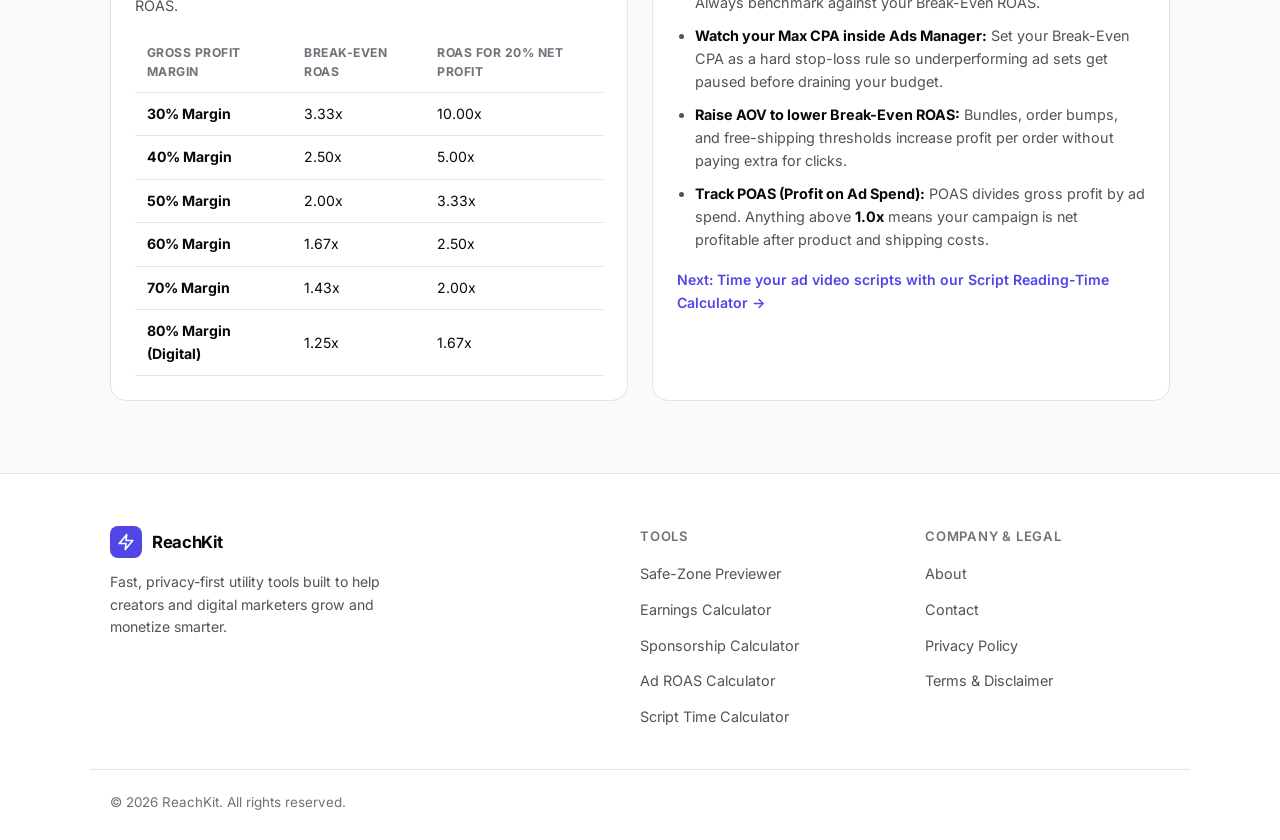
<file: tools/roas-calculator.html>
<!DOCTYPE html>
<html lang="en">
<head>
  <meta charset="UTF-8" />
  <meta name="viewport" content="width=device-width, initial-scale=1.0" />
  <title>Ad ROAS &amp; Break-Even Calculator (Facebook &amp; TikTok Ads) — ReachKit</title>
  <link rel="icon" type="image/svg+xml" href="../favicon.svg" />
<meta name="theme-color" content="#4f46e5" />
  <meta
    name="description"
    content="Free Ad ROAS & Break-Even Calculator for Facebook, TikTok, and Google Ads. Find your exact break-even ROAS, max CPA, target profit ROAS, and net campaign profit."
  />

  <link rel="preconnect" href="https://fonts.googleapis.com" />
  <link rel="preconnect" href="https://fonts.gstatic.com" crossorigin />
  <link
    href="https://fonts.googleapis.com/css2?family=Inter:wght@400;500;600;700&display=swap"
    rel="stylesheet"
  />

  <!-- Prevent Dark Mode Flash -->
  <script>
    (function () {
      const savedTheme = localStorage.getItem("reachkit-theme");
      const prefersDark = window.matchMedia("(prefers-color-scheme: dark)").matches;
      const theme = savedTheme || (prefersDark ? "dark" : "light");
      document.documentElement.setAttribute("data-theme", theme);
    })();
  </script>

  <link rel="stylesheet" href="../css/style.css" />
  <link rel="stylesheet" href="../css/roas.css" />
</head>
<body>
  <!-- Header -->
  <header class="site-header">
    <div class="container header-inner">
      <a href="../index.html" class="brand" aria-label="ReachKit Home">
        <span class="brand-icon" aria-hidden="true">
          <svg width="20" height="20" viewBox="0 0 24 24" fill="none" stroke="currentColor" stroke-width="2.2" stroke-linecap="round" stroke-linejoin="round">
            <path d="M13 2L3 14h9l-1 8 10-12h-9l1-8z" />
          </svg>
        </span>
        <span class="brand-name">ReachKit</span>
      </a>

      <nav class="nav-links" id="navLinks" aria-label="Primary Navigation">
        <a href="../index.html#tools" class="nav-link">All Tools</a>
        <a href="safe-zone-previewer.html" class="nav-link">Safe-Zone</a>
        <a href="earnings-calculator.html" class="nav-link">Earnings Calc</a>
        <a href="sponsorship-calculator.html" class="nav-link">Sponsorships</a>
        <a href="../pages/about.html" class="nav-link">About</a>
      </nav>

      <div class="header-actions">
        <button
          type="button"
          class="icon-btn"
          id="themeToggle"
          aria-label="Toggle Light and Dark Mode"
          title="Toggle Theme"
        >
          <svg class="icon-sun" width="18" height="18" viewBox="0 0 24 24" fill="none" stroke="currentColor" stroke-width="2" stroke-linecap="round" stroke-linejoin="round">
            <circle cx="12" cy="12" r="5" />
            <line x1="12" y1="1" x2="12" y2="3" />
            <line x1="12" y1="21" x2="12" y2="23" />
            <line x1="4.22" y1="4.22" x2="5.64" y2="5.64" />
            <line x1="18.36" y1="18.36" x2="19.78" y2="19.78" />
            <line x1="1" y1="12" x2="3" y2="12" />
            <line x1="21" y1="12" x2="23" y2="12" />
            <line x1="4.22" y1="19.78" x2="5.64" y2="18.36" />
            <line x1="18.36" y1="5.64" x2="19.78" y2="4.22" />
          </svg>
          <svg class="icon-moon" width="18" height="18" viewBox="0 0 24 24" fill="none" stroke="currentColor" stroke-width="2" stroke-linecap="round" stroke-linejoin="round">
            <path d="M21 12.79A9 9 0 1 1 11.21 3 7 7 0 0 0 21 12.79z" />
          </svg>
        </button>

        <button
          type="button"
          class="icon-btn mobile-menu-btn"
          id="mobileMenuToggle"
          aria-label="Toggle Navigation Menu"
          aria-expanded="false"
        >
          <svg width="20" height="20" viewBox="0 0 24 24" fill="none" stroke="currentColor" stroke-width="2" stroke-linecap="round" stroke-linejoin="round">
            <line x1="3" y1="6" x2="21" y2="6" />
            <line x1="3" y1="12" x2="21" y2="12" />
            <line x1="3" y1="18" x2="21" y2="18" />
          </svg>
        </button>
      </div>
    </div>
  </header>

  <main>
    <!-- Tool Intro -->
    <section class="tool-header">
      <div class="container">
        <nav class="breadcrumb" aria-label="Breadcrumb">
          <a href="../index.html">Home</a>
          <span>/</span>
          <span>Ad ROAS &amp; Break-Even Calculator</span>
        </nav>
        <h1>Ad ROAS &amp; Break-Even Calculator</h1>
        <p class="tool-lead">
          Know your exact numbers before scaling Facebook, TikTok, or Google Ads. Calculate break-even ROAS, maximum allowable CPA, target profit ROAS, and net campaign profit instantly.
        </p>
      </div>
    </section>

    <!-- Main Calculator Workspace -->
    <section class="calc-section">
      <div class="container calc-grid">
        <!-- Left Panel: Inputs -->
        <div class="calc-inputs">
          <!-- 1. Product Unit Economics -->
          <div class="calc-card">
            <div class="label-row">
              <label class="calc-label" style="margin-bottom:0;">1. Product Unit Economics</label>
              <div class="currency-wrap">
                <label for="currencySelect" class="sr-only">Currency</label>
                <select id="currencySelect" class="currency-select" aria-label="Select Currency">
                  <option value="USD" selected>USD ($)</option>
                  <option value="EUR">EUR (€)</option>
                  <option value="GBP">GBP (£)</option>
                  <option value="THB">THB (฿)</option>
                  <option value="MMK">MMK (Ks)</option>
                </select>
              </div>
            </div>

            <div class="form-grid">
              <div class="field-group">
                <label class="field-label" for="sellingPriceInput">Selling Price / AOV</label>
                <div class="input-affix-wrap">
                  <span class="affix-left currency-symbol">$</span>
                  <input
                    type="number"
                    id="sellingPriceInput"
                    class="text-input has-left"
                    min="0"
                    step="0.5"
                    value="60"
                  />
                </div>
              </div>

              <div class="field-group">
                <label class="field-label" for="cogsInput">Product Cost (COGS)</label>
                <div class="input-affix-wrap">
                  <span class="affix-left currency-symbol">$</span>
                  <input
                    type="number"
                    id="cogsInput"
                    class="text-input has-left"
                    min="0"
                    step="0.5"
                    value="18"
                  />
                </div>
              </div>

              <div class="field-group">
                <label class="field-label" for="shippingInput">Shipping &amp; Packaging</label>
                <div class="input-affix-wrap">
                  <span class="affix-left currency-symbol">$</span>
                  <input
                    type="number"
                    id="shippingInput"
                    class="text-input has-left"
                    min="0"
                    step="0.5"
                    value="6"
                  />
                </div>
              </div>

              <div class="field-group">
                <label class="field-label" for="feePercentInput">Payment / Platform Fee</label>
                <div class="input-affix-wrap">
                  <input
                    type="number"
                    id="feePercentInput"
                    class="text-input has-right"
                    min="0"
                    max="99"
                    step="0.1"
                    value="3.0"
                  />
                  <span class="affix-right">%</span>
                </div>
              </div>
            </div>

            <!-- Target Profit Margin Slider -->
            <div class="slider-block">
              <div class="slider-header">
                <span>Desired Net Profit Margin (After Ads)</span>
                <strong id="targetMarginValue">20%</strong>
              </div>
              <input
                type="range"
                id="targetMarginSlider"
                class="range-slider"
                min="5"
                max="60"
                step="1"
                value="20"
              />
              <p class="field-hint">
                Used to calculate the <strong>Target ROAS</strong> required to hit your net profit goal per sale.
              </p>
            </div>
          </div>

          <!-- 2. Campaign Simulator -->
          <div class="calc-card">
            <div class="label-row">
              <label class="calc-label" for="adSpendInput" style="margin-bottom:0;">2. Campaign Profit Simulator</label>
              <div class="preset-chips">
                <button type="button" class="preset-chip" data-spend="500">500</button>
                <button type="button" class="preset-chip" data-spend="1000">1K</button>
                <button type="button" class="preset-chip" data-spend="5000">5K</button>
                <button type="button" class="preset-chip" data-spend="10000">10K</button>
              </div>
            </div>

            <div class="field-group" style="margin-bottom: 18px;">
              <label class="field-label" for="adSpendInput">Total Ad Spend</label>
              <div class="input-affix-wrap">
                <span class="affix-left currency-symbol">$</span>
                <input
                  type="number"
                  id="adSpendInput"
                  class="text-input has-left"
                  min="0"
                  step="50"
                  value="1000"
                />
              </div>
            </div>

            <div class="roas-control-block">
              <div class="slider-header">
                <label class="field-label" for="currentRoasInput" style="margin:0;">Current / Projected ROAS</label>
                <div class="inline-roas-input">
                  <input
                    type="number"
                    id="currentRoasInput"
                    class="mini-input"
                    min="0.1"
                    max="25"
                    step="0.1"
                    value="3.0"
                  />
                  <span>x</span>
                </div>
              </div>
              <input
                type="range"
                id="currentRoasSlider"
                class="range-slider"
                min="0.5"
                max="10"
                step="0.1"
                value="3.0"
              />
              <div class="range-marks">
                <span>0.5x</span>
                <span>2.5x</span>
                <span>5.0x</span>
                <span>7.5x</span>
                <span>10.0x</span>
              </div>
            </div>
          </div>

          <!-- 3. ROAS Scenario Sensitivity Table -->
          <div class="calc-card">
            <label class="calc-label">3. Scaling Scenarios (At Current Ad Spend)</label>
            <div class="table-wrap">
              <table class="scenario-table">
                <thead>
                  <tr>
                    <th>Scenario</th>
                    <th>ROAS</th>
                    <th>Revenue</th>
                    <th>Actual CPA</th>
                    <th>Net Profit</th>
                  </tr>
                </thead>
                <tbody id="scenarioTableBody">
                  <!-- Populated dynamically by roas.js -->
                </tbody>
              </table>
            </div>
          </div>
        </div>

        <!-- Right Panel: Live Results Dashboard -->
        <div class="results-panel">
          <div class="results-card">
            <div class="results-top">
              <span class="status-badge is-profit" id="statusBadge">Profitable Campaign</span>
              <span class="margin-pill">Margin: <strong id="grossMarginPct">57.0%</strong></span>
            </div>

            <!-- Dual Primary Metrics -->
            <div class="hero-dual">
              <div class="hero-box">
                <span class="metric-label">Break-Even ROAS</span>
                <div class="metric-value" id="breakEvenRoas">1.75x</div>
                <small>Minimum to not lose money</small>
              </div>
              <div class="hero-box">
                <span class="metric-label">Max CPA (Break-Even)</span>
                <div class="metric-value metric-secondary" id="breakEvenCpa">$34.20</div>
                <small>Profit per unit before ads</small>
              </div>
            </div>

            <!-- Target & Simulation Highlights -->
            <div class="sub-metrics">
              <div class="sub-metric-box">
                <span>Target ROAS</span>
                <strong id="targetRoasOut">2.70x</strong>
                <small id="targetRoasHint">For 20% net</small>
              </div>
              <div class="sub-metric-box">
                <span>Actual CPA</span>
                <strong id="actualCpaOut">$20.00</strong>
                <small>At current ROAS</small>
              </div>
              <div class="sub-metric-box">
                <span>POAS</span>
                <strong id="poasOut">1.71x</strong>
                <small>Profit / Ad Spend</small>
              </div>
            </div>

            <!-- Campaign P&L Breakdown -->
            <div class="pnl-box">
              <div class="pnl-title">Simulated Campaign P&amp;L</div>
              <div class="pnl-row">
                <span>Estimated Revenue (<span id="estOrdersOut">50</span> orders)</span>
                <strong id="estRevenueOut">$3,000</strong>
              </div>
              <div class="pnl-row">
                <span>Product, Shipping &amp; Fees</span>
                <strong id="totalCogsOut">-$1,290</strong>
              </div>
              <div class="pnl-row">
                <span>Ad Spend</span>
                <strong id="adSpendOut">-$1,000</strong>
              </div>
              <div class="pnl-row pnl-total" id="netProfitRow">
                <span>Net Profit (<span id="netMarginOut">23.7%</span> net)</span>
                <strong id="netProfitOut">+$710</strong>
              </div>
            </div>

            <!-- Visual Allocation Bar -->
            <div class="allocation-wrap">
              <div class="allocation-bar" aria-hidden="true">
                <div class="bar-seg bar-cogs" id="barCogs" style="width: 43%;"></div>
                <div class="bar-seg bar-ads" id="barAds" style="width: 33%;"></div>
                <div class="bar-seg bar-profit" id="barProfit" style="width: 24%;"></div>
              </div>
              <div class="allocation-legend">
                <span><i class="dot dot-cogs"></i>Costs</span>
                <span><i class="dot dot-ads"></i>Ad Spend</span>
                <span><i class="dot dot-profit"></i>Net Profit</span>
              </div>
            </div>

            <button type="button" class="btn-primary btn-full" id="copyReportBtn">
              Copy Campaign Report
            </button>
          </div>

          <!-- Native Partner Suggestion -->
          <div class="partner-card">
            <div class="partner-meta">
              <span class="partner-label">Improve Store Conversion Rate</span>
              <span class="partner-tag">Partner</span>
            </div>
            <p>Higher checkout conversion lowers your CPA immediately — build high-speed product pages on Shopify.</p>
            <a href="#" target="_blank" rel="noopener sponsored" class="partner-link">
              Start Shopify Free Trial &rarr;
            </a>
          </div>
        </div>
      </div>
    </section>

    <!-- SEO Formula & Reference Section -->
    <section class="seo-section">
      <!-- index.html ထဲက Section 4 အောက်ဆုံးနား -->
<div class="ad-slot" aria-label="Sponsored Advertisement">
  <!-- Adsterra ကရတဲ့ Native Banner Code ကို ဒီနေရာမှာ Paste ချပါ -->
  <script async="async" data-cfasync="false" src="//plXXXXXXX.profitablegatecpm.com/XXXXXX/invoke.js"></script>
  <div id="container-XXXXXXXXXXXXXXXXXXXX"></div>
</div>
      <div class="container seo-grid">
        <div class="seo-card">
          <h2>Break-Even ROAS Quick Reference Table</h2>
          <p>
            The formula is simple: <code>Break-Even ROAS = 1 &divide; Profit Margin (%)</code>. Higher margins let you scale ads profitably at much lower ROAS.
          </p>

          <div class="table-wrap">
            <table class="specs-table">
              <thead>
                <tr>
                  <th>Gross Profit Margin</th>
                  <th>Break-Even ROAS</th>
                  <th>ROAS for 20% Net Profit</th>
                </tr>
              </thead>
              <tbody>
                <tr>
                  <td><strong>30% Margin</strong></td>
                  <td>3.33x</td>
                  <td>10.00x</td>
                </tr>
                <tr>
                  <td><strong>40% Margin</strong></td>
                  <td>2.50x</td>
                  <td>5.00x</td>
                </tr>
                <tr>
                  <td><strong>50% Margin</strong></td>
                  <td>2.00x</td>
                  <td>3.33x</td>
                </tr>
                <tr>
                  <td><strong>60% Margin</strong></td>
                  <td>1.67x</td>
                  <td>2.50x</td>
                </tr>
                <tr>
                  <td><strong>70% Margin</strong></td>
                  <td>1.43x</td>
                  <td>2.00x</td>
                </tr>
                <tr>
                  <td><strong>80% Margin (Digital)</strong></td>
                  <td>1.25x</td>
                  <td>1.67x</td>
                </tr>
              </tbody>
            </table>
          </div>
        </div>

        <div class="seo-card">
          <h2>4 Media Buying Rules for Profitable Scaling</h2>
          <ul class="tips-list">
            <li><strong>Never judge ads by ROAS alone:</strong> A 2.0x ROAS loses money on a 40% margin product, but prints cash on a 75% margin digital offer. Always benchmark against your Break-Even ROAS.</li>
            <li><strong>Watch your Max CPA inside Ads Manager:</strong> Set your Break-Even CPA as a hard stop-loss rule so underperforming ad sets get paused before draining your budget.</li>
            <li><strong>Raise AOV to lower Break-Even ROAS:</strong> Bundles, order bumps, and free-shipping thresholds increase profit per order without paying extra for clicks.</li>
            <li><strong>Track POAS (Profit on Ad Spend):</strong> POAS divides gross profit by ad spend. Anything above <strong>1.0x</strong> means your campaign is net profitable after product and shipping costs.</li>
          </ul>
          <a href="script-time-calculator.html" class="next-tool-link">
            Next: Time your ad video scripts with our Script Reading-Time Calculator &rarr;
          </a>
        </div>
      </div>
    </section>
  </main>

  <!-- Footer -->
  <footer class="site-footer">
    <div class="container footer-grid">
      <div class="footer-brand">
        <a href="../index.html" class="brand">
          <span class="brand-icon" aria-hidden="true">
            <svg width="18" height="18" viewBox="0 0 24 24" fill="none" stroke="currentColor" stroke-width="2.2" stroke-linecap="round" stroke-linejoin="round">
              <path d="M13 2L3 14h9l-1 8 10-12h-9l1-8z" />
            </svg>
          </span>
          <span class="brand-name">ReachKit</span>
        </a>
        <p>Fast, privacy-first utility tools built to help creators and digital marketers grow and monetize smarter.</p>
      </div>

      <div class="footer-col">
        <h3>Tools</h3>
        <ul>
          <li><a href="safe-zone-previewer.html">Safe-Zone Previewer</a></li>
          <li><a href="earnings-calculator.html">Earnings Calculator</a></li>
          <li><a href="sponsorship-calculator.html">Sponsorship Calculator</a></li>
          <li><a href="roas-calculator.html">Ad ROAS Calculator</a></li>
          <li><a href="script-time-calculator.html">Script Time Calculator</a></li>
        </ul>
      </div>

      <div class="footer-col">
        <h3>Company &amp; Legal</h3>
        <ul>
          <li><a href="../pages/about.html">About</a></li>
          <li><a href="../pages/contact.html">Contact</a></li>
          <li><a href="../pages/privacy-policy.html">Privacy Policy</a></li>
          <li><a href="../pages/terms.html">Terms &amp; Disclaimer</a></li>
        </ul>
      </div>
    </div>

    <div class="container footer-bottom">
      <p>&copy; <span id="currentYear">2026</span> ReachKit. All rights reserved.</p>
    </div>
  </footer>

  <script src="../js/main.js"></script>
  <script src="../js/roas.js"></script>
</body>
</html>
</file>
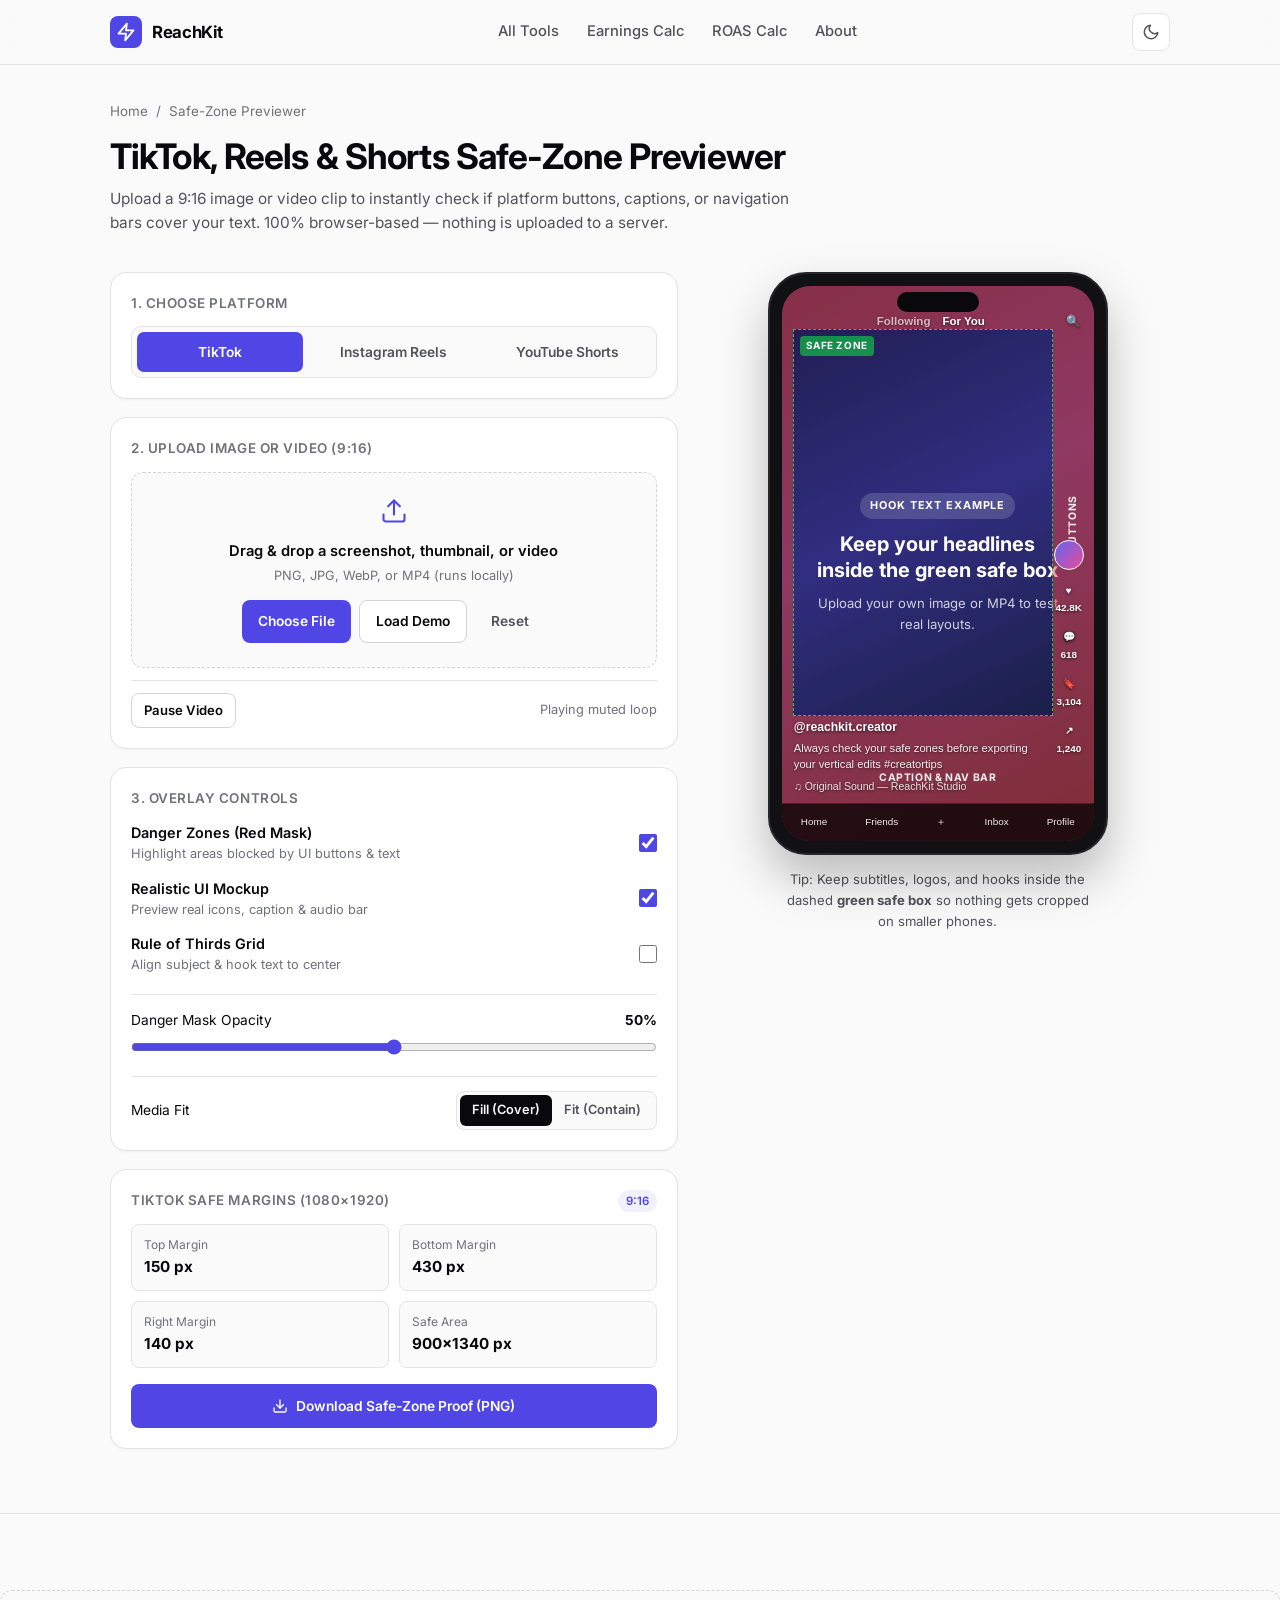
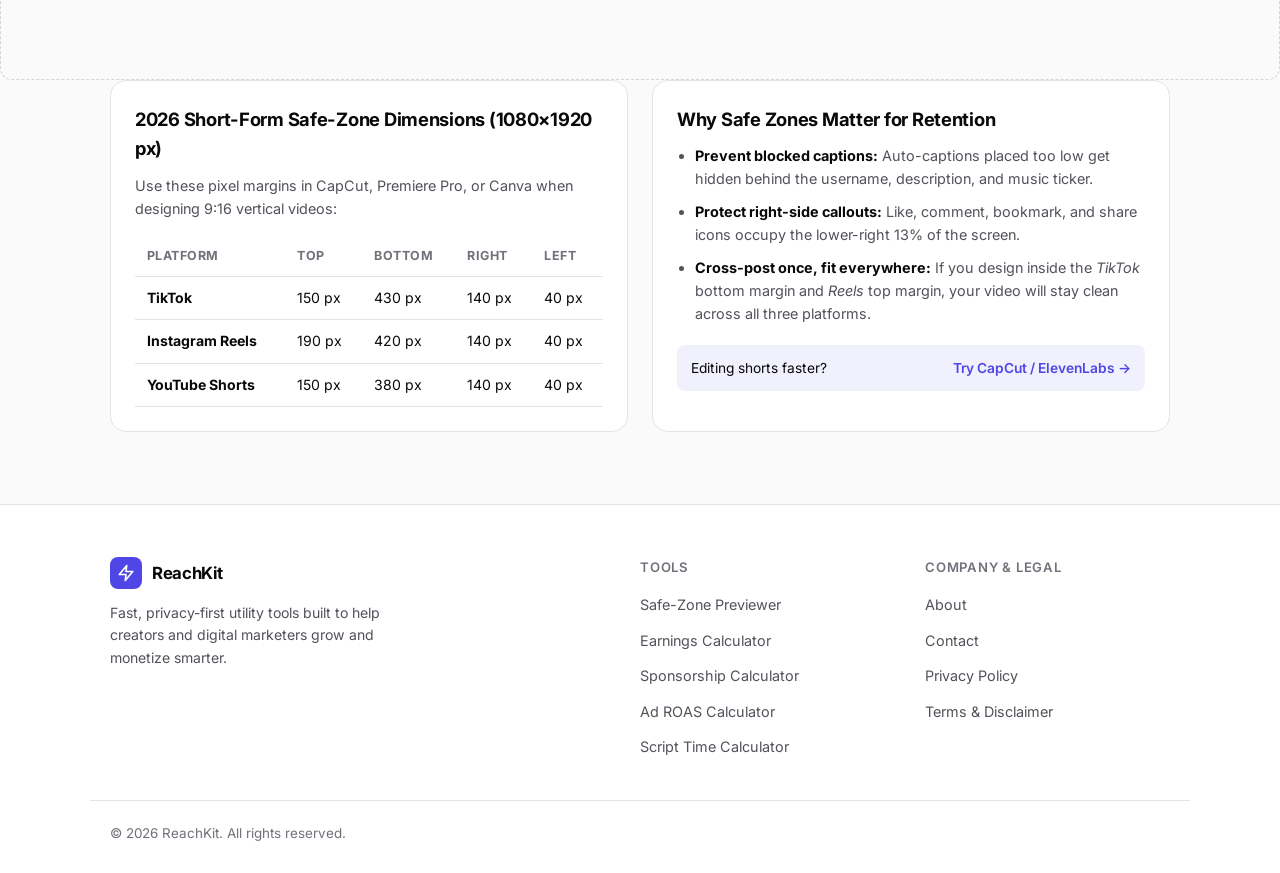
<file: tools/safe-zone-previewer.html>
<!DOCTYPE html>
<html lang="en">
<head>
  <meta charset="UTF-8" />
  <meta name="viewport" content="width=device-width, initial-scale=1.0" />
  <title>TikTok, Reels & Shorts Safe-Zone Previewer (2026) — ReachKit</title>
  <link rel="icon" type="image/svg+xml" href="../favicon.svg" />
<meta name="theme-color" content="#4f46e5" />
  <meta
    name="description"
    content="Free 9:16 safe-zone previewer for TikTok, Instagram Reels, and YouTube Shorts. Upload an image or video locally to check if UI buttons cover your captions or visuals."
  />

  <link rel="preconnect" href="https://fonts.googleapis.com" />
  <link rel="preconnect" href="https://fonts.gstatic.com" crossorigin />
  <link
    href="https://fonts.googleapis.com/css2?family=Inter:wght@400;500;600;700&display=swap"
    rel="stylesheet"
  />

  <!-- Prevent Dark Mode Flash -->
  <script>
    (function () {
      const savedTheme = localStorage.getItem("reachkit-theme");
      const prefersDark = window.matchMedia("(prefers-color-scheme: dark)").matches;
      const theme = savedTheme || (prefersDark ? "dark" : "light");
      document.documentElement.setAttribute("data-theme", theme);
    })();
  </script>

  <link rel="stylesheet" href="../css/style.css" />
  <link rel="stylesheet" href="../css/safe-zone.css" />
</head>
<body>
  <!-- Header -->
  <header class="site-header">
    <div class="container header-inner">
      <a href="../index.html" class="brand" aria-label="ReachKit Home">
        <span class="brand-icon" aria-hidden="true">
          <svg width="20" height="20" viewBox="0 0 24 24" fill="none" stroke="currentColor" stroke-width="2.2" stroke-linecap="round" stroke-linejoin="round">
            <path d="M13 2L3 14h9l-1 8 10-12h-9l1-8z" />
          </svg>
        </span>
        <span class="brand-name">ReachKit</span>
      </a>

      <nav class="nav-links" id="navLinks" aria-label="Primary Navigation">
        <a href="../index.html#tools" class="nav-link">All Tools</a>
        <a href="earnings-calculator.html" class="nav-link">Earnings Calc</a>
        <a href="roas-calculator.html" class="nav-link">ROAS Calc</a>
        <a href="../pages/about.html" class="nav-link">About</a>
      </nav>

      <div class="header-actions">
        <button
          type="button"
          class="icon-btn"
          id="themeToggle"
          aria-label="Toggle Light and Dark Mode"
          title="Toggle Theme"
        >
          <svg class="icon-sun" width="18" height="18" viewBox="0 0 24 24" fill="none" stroke="currentColor" stroke-width="2" stroke-linecap="round" stroke-linejoin="round">
            <circle cx="12" cy="12" r="5" />
            <line x1="12" y1="1" x2="12" y2="3" />
            <line x1="12" y1="21" x2="12" y2="23" />
            <line x1="4.22" y1="4.22" x2="5.64" y2="5.64" />
            <line x1="18.36" y1="18.36" x2="19.78" y2="19.78" />
            <line x1="1" y1="12" x2="3" y2="12" />
            <line x1="21" y1="12" x2="23" y2="12" />
            <line x1="4.22" y1="19.78" x2="5.64" y2="18.36" />
            <line x1="18.36" y1="5.64" x2="19.78" y2="4.22" />
          </svg>
          <svg class="icon-moon" width="18" height="18" viewBox="0 0 24 24" fill="none" stroke="currentColor" stroke-width="2" stroke-linecap="round" stroke-linejoin="round">
            <path d="M21 12.79A9 9 0 1 1 11.21 3 7 7 0 0 0 21 12.79z" />
          </svg>
        </button>

        <button
          type="button"
          class="icon-btn mobile-menu-btn"
          id="mobileMenuToggle"
          aria-label="Toggle Navigation Menu"
          aria-expanded="false"
        >
          <svg width="20" height="20" viewBox="0 0 24 24" fill="none" stroke="currentColor" stroke-width="2" stroke-linecap="round" stroke-linejoin="round">
            <line x1="3" y1="6" x2="21" y2="6" />
            <line x1="3" y1="12" x2="21" y2="12" />
            <line x1="3" y1="18" x2="21" y2="18" />
          </svg>
        </button>
      </div>
    </div>
  </header>

  <main>
    <!-- Tool Intro -->
    <section class="tool-header">
      <div class="container">
        <nav class="breadcrumb" aria-label="Breadcrumb">
          <a href="../index.html">Home</a>
          <span>/</span>
          <span>Safe-Zone Previewer</span>
        </nav>
        <h1>TikTok, Reels & Shorts Safe-Zone Previewer</h1>
        <p class="tool-lead">
          Upload a 9:16 image or video clip to instantly check if platform buttons, captions, or navigation bars cover your text. 100% browser-based — nothing is uploaded to a server.
        </p>
      </div>
    </section>

    <!-- Main Interactive Workspace -->
    <section class="workspace-section">
      <div class="container workspace-grid">
        <!-- Left Panel: Controls -->
        <div class="controls-panel">
          <!-- 1. Platform Selector -->
          <div class="control-card">
            <label class="control-label">1. Choose Platform</label>
            <div class="platform-tabs" id="platformTabs" role="tablist">
              <button type="button" class="platform-tab active" data-platform="tiktok" role="tab" aria-selected="true">
                TikTok
              </button>
              <button type="button" class="platform-tab" data-platform="reels" role="tab" aria-selected="false">
                Instagram Reels
              </button>
              <button type="button" class="platform-tab" data-platform="shorts" role="tab" aria-selected="false">
                YouTube Shorts
              </button>
            </div>
          </div>

          <!-- 2. Upload Zone -->
          <div class="control-card">
            <label class="control-label">2. Upload Image or Video (9:16)</label>
            <div class="upload-zone" id="uploadZone">
              <input
                type="file"
                id="fileInput"
                accept="image/*,video/mp4,video/webm,video/quicktime"
                hidden
              />
              <svg width="28" height="28" viewBox="0 0 24 24" fill="none" stroke="currentColor" stroke-width="1.8" stroke-linecap="round" stroke-linejoin="round">
                <path d="M21 15v4a2 2 0 0 1-2 2H5a2 2 0 0 1-2-2v-4" />
                <polyline points="17 8 12 3 7 8" />
                <line x1="12" y1="3" x2="12" y2="15" />
              </svg>
              <p class="upload-title">Drag & drop a screenshot, thumbnail, or video</p>
              <p class="upload-sub">PNG, JPG, WebP, or MP4 (runs locally)</p>
              <div class="upload-actions">
                <button type="button" class="btn-primary" id="browseBtn">Choose File</button>
                <button type="button" class="btn-secondary" id="sampleBtn">Load Demo</button>
                <button type="button" class="btn-ghost" id="resetBtn" hidden>Reset</button>
              </div>
            </div>

            <!-- Video playback controls (shown only when a video is loaded) -->
            <div class="video-controls" id="videoControls" hidden>
              <button type="button" class="btn-secondary btn-sm" id="playPauseBtn">Pause Video</button>
              <span class="video-status" id="videoStatus">Playing muted loop</span>
            </div>
          </div>

          <!-- 3. Overlay & Fit Controls -->
          <div class="control-card">
            <label class="control-label">3. Overlay Controls</label>

            <div class="toggle-list">
              <label class="toggle-row">
                <span>
                  <strong>Danger Zones (Red Mask)</strong>
                  <small>Highlight areas blocked by UI buttons & text</small>
                </span>
                <input type="checkbox" id="toggleDanger" checked />
              </label>

              <label class="toggle-row">
                <span>
                  <strong>Realistic UI Mockup</strong>
                  <small>Preview real icons, caption & audio bar</small>
                </span>
                <input type="checkbox" id="toggleMockup" checked />
              </label>

              <label class="toggle-row">
                <span>
                  <strong>Rule of Thirds Grid</strong>
                  <small>Align subject & hook text to center</small>
                </span>
                <input type="checkbox" id="toggleGrid" />
              </label>
            </div>

            <div class="slider-row">
              <div class="slider-header">
                <span>Danger Mask Opacity</span>
                <strong id="opacityValue">50%</strong>
              </div>
              <input type="range" id="opacityRange" min="15" max="85" value="50" />
            </div>

            <div class="fit-row">
              <span>Media Fit</span>
              <div class="segmented-control">
                <button type="button" class="seg-btn active" id="fitCoverBtn">Fill (Cover)</button>
                <button type="button" class="seg-btn" id="fitContainBtn">Fit (Contain)</button>
              </div>
            </div>
          </div>

          <!-- 4. Active Platform Specs & Export -->
          <div class="control-card">
            <div class="specs-header">
              <label class="control-label" style="margin-bottom: 0;">
                <span id="specPlatformName">TikTok</span> Safe Margins (1080×1920)
              </label>
              <span class="badge-safe">9:16</span>
            </div>

            <div class="specs-grid">
              <div class="spec-box">
                <span>Top Margin</span>
                <strong id="specTop">150 px</strong>
              </div>
              <div class="spec-box">
                <span>Bottom Margin</span>
                <strong id="specBottom">430 px</strong>
              </div>
              <div class="spec-box">
                <span>Right Margin</span>
                <strong id="specRight">140 px</strong>
              </div>
              <div class="spec-box">
                <span>Safe Area</span>
                <strong id="specSafeArea">900×1340 px</strong>
              </div>
            </div>

            <button type="button" class="btn-primary btn-full" id="exportBtn">
              <svg width="16" height="16" viewBox="0 0 24 24" fill="none" stroke="currentColor" stroke-width="2" stroke-linecap="round" stroke-linejoin="round">
                <path d="M21 15v4a2 2 0 0 1-2 2H5a2 2 0 0 1-2-2v-4" />
                <polyline points="7 10 12 15 17 10" />
                <line x1="12" y1="15" x2="12" y2="3" />
              </svg>
              Download Safe-Zone Proof (PNG)
            </button>
          </div>
        </div>

        <!-- Right Panel: 9:16 Phone Preview -->
        <div class="preview-panel">
          <div class="phone-shell">
            <div class="phone-notch" aria-hidden="true"></div>

            <div class="phone-screen" id="phoneFrame" data-platform="tiktok">
              <!-- Default Built-in Demo Placeholder -->
              <div class="sample-placeholder" id="samplePlaceholder">
                <div class="sample-bg">
                  <span class="sample-pill">HOOK TEXT EXAMPLE</span>
                  <h3>Keep your headlines inside the green safe box</h3>
                  <p>Upload your own image or MP4 to test real layouts.</p>
                </div>
              </div>

              <!-- User Uploaded Media -->
              <img id="previewImg" alt="Uploaded preview" hidden />
              <video id="previewVideo" autoplay loop muted playsinline hidden></video>

              <!-- Rule of Thirds Grid -->
              <div class="grid-overlay" id="gridOverlay" hidden aria-hidden="true">
                <div class="grid-line-v v1"></div>
                <div class="grid-line-v v2"></div>
                <div class="grid-line-h h1"></div>
                <div class="grid-line-h h2"></div>
              </div>

              <!-- Danger Zone Overlays -->
              <div class="danger-layer" id="dangerLayer" aria-hidden="true">
                <div class="danger-zone danger-top" id="dangerTop"><span>Top UI</span></div>
                <div class="danger-zone danger-right" id="dangerRight"><span>Buttons</span></div>
                <div class="danger-zone danger-left" id="dangerLeft"></div>
                <div class="danger-zone danger-bottom" id="dangerBottom"><span>Caption & Nav Bar</span></div>
                <div class="safe-box" id="safeBox">
                  <span class="safe-tag">SAFE ZONE</span>
                </div>
              </div>

              <!-- Realistic Platform UI Mockup -->
              <div class="mockup-layer" id="mockupOverlay" aria-hidden="true">
                <!-- Populated dynamically per platform by safe-zone.js -->
              </div>
            </div>
          </div>

          <p class="preview-caption">
            Tip: Keep subtitles, logos, and hooks inside the dashed <strong>green safe box</strong> so nothing gets cropped on smaller phones.
          </p>
        </div>
      </div>
    </section>

    <!-- SEO & Reference Section -->
    <section class="seo-section">
      <!-- index.html ထဲက Section 4 အောက်ဆုံးနား -->
<div class="ad-slot" aria-label="Sponsored Advertisement">
  <!-- Adsterra ကရတဲ့ Native Banner Code ကို ဒီနေရာမှာ Paste ချပါ -->
  <script async="async" data-cfasync="false" src="//plXXXXXXX.profitablegatecpm.com/XXXXXX/invoke.js"></script>
  <div id="container-XXXXXXXXXXXXXXXXXXXX"></div>
</div>
      <div class="container seo-grid">
        <div class="seo-card">
          <h2>2026 Short-Form Safe-Zone Dimensions (1080×1920 px)</h2>
          <p>Use these pixel margins in CapCut, Premiere Pro, or Canva when designing 9:16 vertical videos:</p>

          <div class="table-wrap">
            <table class="specs-table">
              <thead>
                <tr>
                  <th>Platform</th>
                  <th>Top</th>
                  <th>Bottom</th>
                  <th>Right</th>
                  <th>Left</th>
                </tr>
              </thead>
              <tbody>
                <tr>
                  <td><strong>TikTok</strong></td>
                  <td>150 px</td>
                  <td>430 px</td>
                  <td>140 px</td>
                  <td>40 px</td>
                </tr>
                <tr>
                  <td><strong>Instagram Reels</strong></td>
                  <td>190 px</td>
                  <td>420 px</td>
                  <td>140 px</td>
                  <td>40 px</td>
                </tr>
                <tr>
                  <td><strong>YouTube Shorts</strong></td>
                  <td>150 px</td>
                  <td>380 px</td>
                  <td>140 px</td>
                  <td>40 px</td>
                </tr>
              </tbody>
            </table>
          </div>
        </div>

        <div class="seo-card">
          <h2>Why Safe Zones Matter for Retention</h2>
          <ul class="tips-list">
            <li><strong>Prevent blocked captions:</strong> Auto-captions placed too low get hidden behind the username, description, and music ticker.</li>
            <li><strong>Protect right-side callouts:</strong> Like, comment, bookmark, and share icons occupy the lower-right 13% of the screen.</li>
            <li><strong>Cross-post once, fit everywhere:</strong> If you design inside the <em>TikTok</em> bottom margin and <em>Reels</em> top margin, your video will stay clean across all three platforms.</li>
          </ul>

          <!-- Native Partner Callout -->
          <div class="inline-partner">
            <span>Editing shorts faster?</span>
            <a href="#" target="_blank" rel="noopener sponsored">Try CapCut / ElevenLabs →</a>
          </div>
        </div>
      </div>
    </section>
  </main>

  <!-- Footer -->
  <footer class="site-footer">
    <div class="container footer-grid">
      <div class="footer-brand">
        <a href="../index.html" class="brand">
          <span class="brand-icon" aria-hidden="true">
            <svg width="18" height="18" viewBox="0 0 24 24" fill="none" stroke="currentColor" stroke-width="2.2" stroke-linecap="round" stroke-linejoin="round">
              <path d="M13 2L3 14h9l-1 8 10-12h-9l1-8z" />
            </svg>
          </span>
          <span class="brand-name">ReachKit</span>
        </a>
        <p>Fast, privacy-first utility tools built to help creators and digital marketers grow and monetize smarter.</p>
      </div>

      <div class="footer-col">
        <h3>Tools</h3>
        <ul>
          <li><a href="safe-zone-previewer.html">Safe-Zone Previewer</a></li>
          <li><a href="earnings-calculator.html">Earnings Calculator</a></li>
          <li><a href="sponsorship-calculator.html">Sponsorship Calculator</a></li>
          <li><a href="roas-calculator.html">Ad ROAS Calculator</a></li>
          <li><a href="script-time-calculator.html">Script Time Calculator</a></li>
        </ul>
      </div>

      <div class="footer-col">
        <h3>Company & Legal</h3>
        <ul>
          <li><a href="../pages/about.html">About</a></li>
          <li><a href="../pages/contact.html">Contact</a></li>
          <li><a href="../pages/privacy-policy.html">Privacy Policy</a></li>
          <li><a href="../pages/terms.html">Terms & Disclaimer</a></li>
        </ul>
      </div>
    </div>

    <div class="container footer-bottom">
      <p>© <span id="currentYear">2026</span> ReachKit. All rights reserved.</p>
    </div>
  </footer>

  <script src="../js/main.js"></script>
  <script src="../js/safe-zone.js"></script>
</body>
</html>
</file>
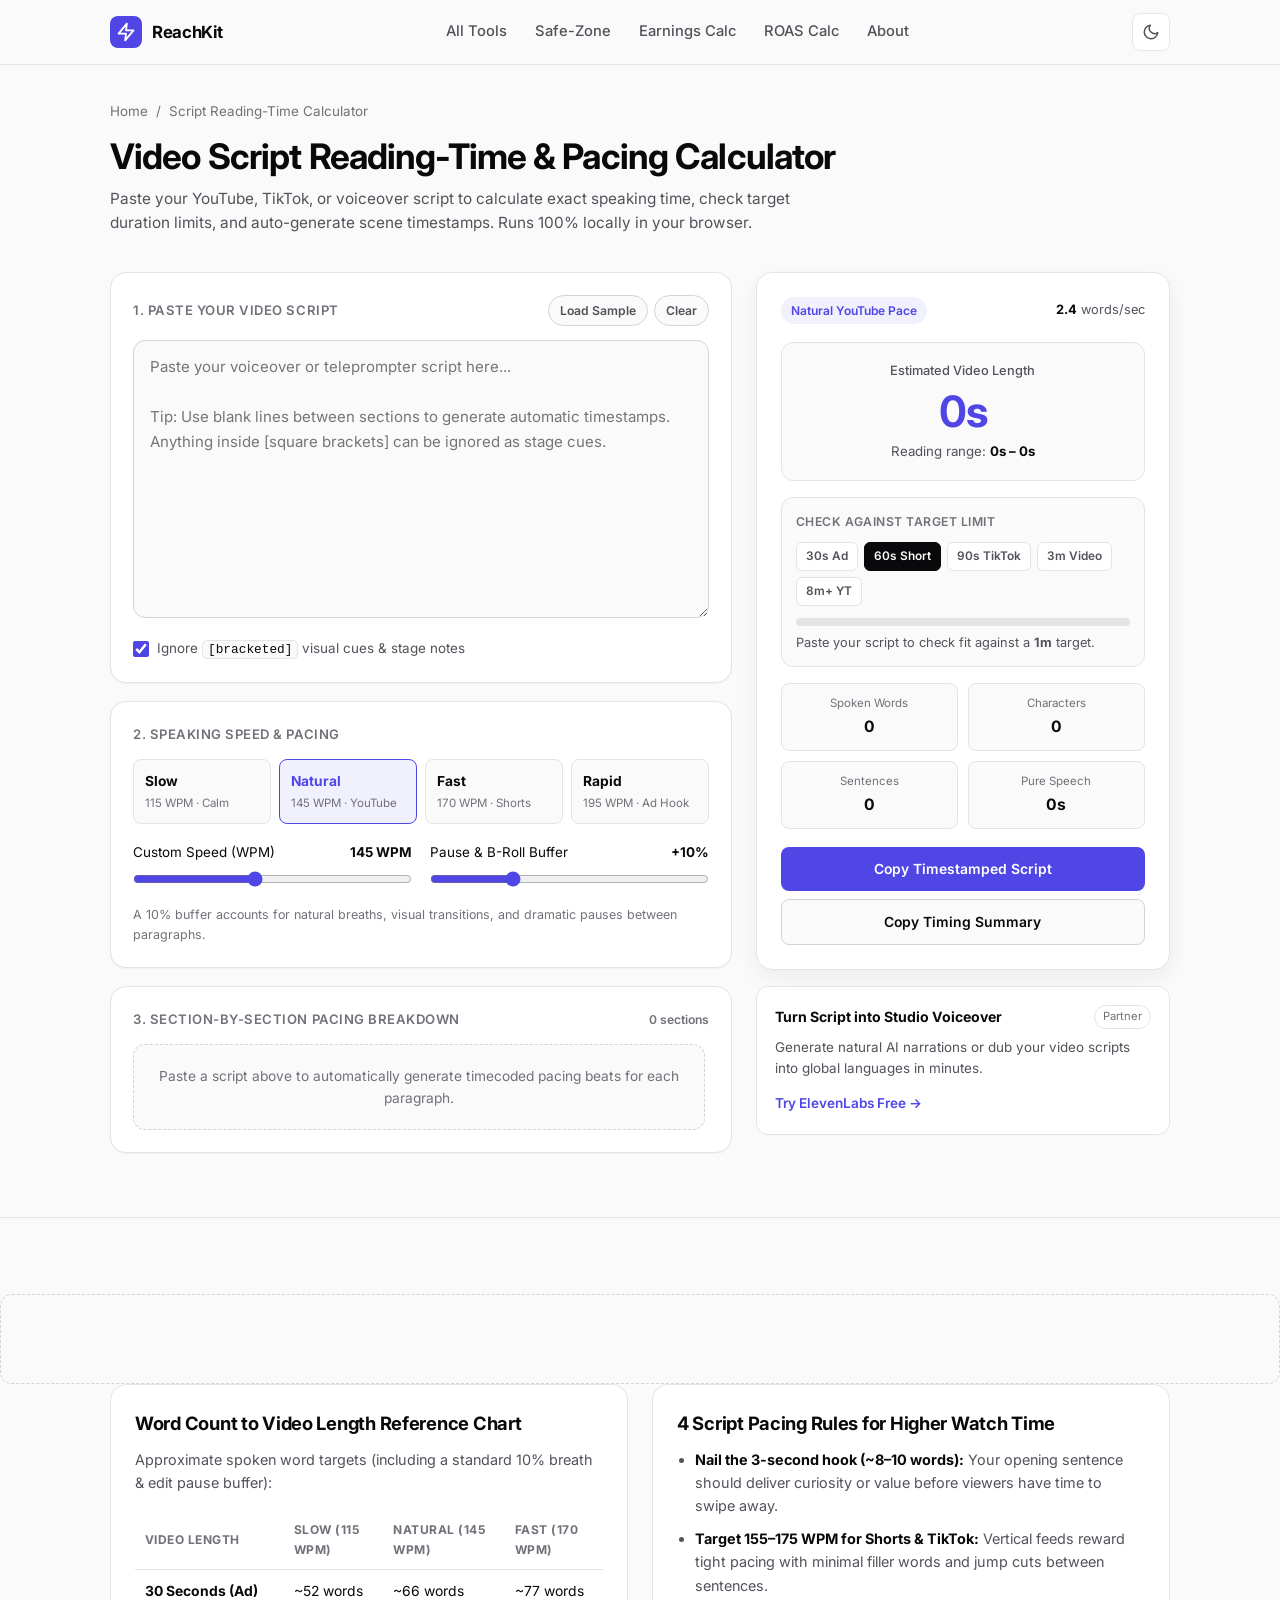
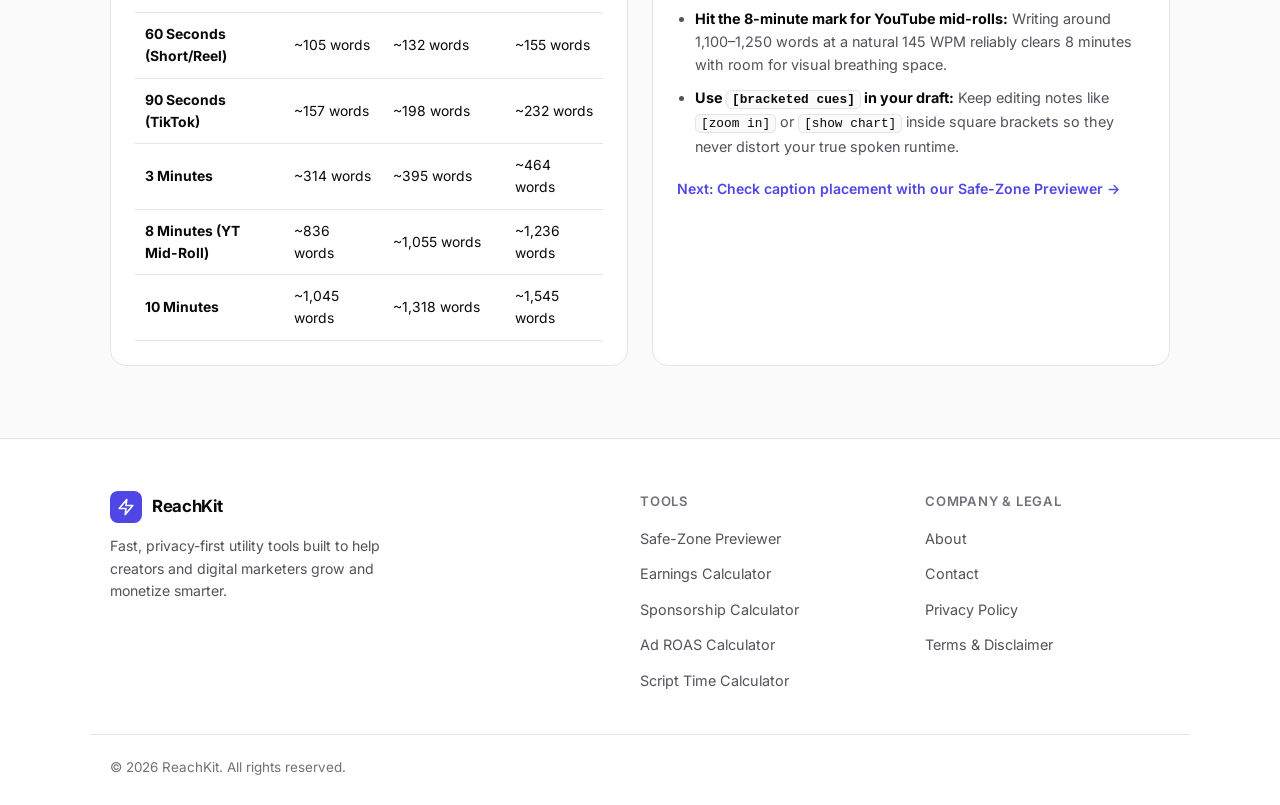
<file: tools/script-time-calculator.html>
<!DOCTYPE html>
<html lang="en">
<head>
  <meta charset="UTF-8" />
  <meta name="viewport" content="width=device-width, initial-scale=1.0" />
  <title>Video Script Reading-Time &amp; Pacing Calculator — ReachKit</title>
  <link rel="icon" type="image/svg+xml" href="../favicon.svg" />
<meta name="theme-color" content="#4f46e5" />
  <meta
    name="description"
    content="Free video script timer and pacing calculator for YouTube, TikTok, Reels, and voiceovers. Paste your script to get exact duration, target length checks, and paragraph timestamps."
  />

  <link rel="preconnect" href="https://fonts.googleapis.com" />
  <link rel="preconnect" href="https://fonts.gstatic.com" crossorigin />
  <link
    href="https://fonts.googleapis.com/css2?family=Inter:wght@400;500;600;700&display=swap"
    rel="stylesheet"
  />

  <!-- Prevent Dark Mode Flash -->
  <script>
    (function () {
      const savedTheme = localStorage.getItem("reachkit-theme");
      const prefersDark = window.matchMedia("(prefers-color-scheme: dark)").matches;
      const theme = savedTheme || (prefersDark ? "dark" : "light");
      document.documentElement.setAttribute("data-theme", theme);
    })();
  </script>

  <link rel="stylesheet" href="../css/style.css" />
  <link rel="stylesheet" href="../css/script-time.css" />
</head>
<body>
  <!-- Header -->
  <header class="site-header">
    <div class="container header-inner">
      <a href="../index.html" class="brand" aria-label="ReachKit Home">
        <span class="brand-icon" aria-hidden="true">
          <svg width="20" height="20" viewBox="0 0 24 24" fill="none" stroke="currentColor" stroke-width="2.2" stroke-linecap="round" stroke-linejoin="round">
            <path d="M13 2L3 14h9l-1 8 10-12h-9l1-8z" />
          </svg>
        </span>
        <span class="brand-name">ReachKit</span>
      </a>

      <nav class="nav-links" id="navLinks" aria-label="Primary Navigation">
        <a href="../index.html#tools" class="nav-link">All Tools</a>
        <a href="safe-zone-previewer.html" class="nav-link">Safe-Zone</a>
        <a href="earnings-calculator.html" class="nav-link">Earnings Calc</a>
        <a href="roas-calculator.html" class="nav-link">ROAS Calc</a>
        <a href="../pages/about.html" class="nav-link">About</a>
      </nav>

      <div class="header-actions">
        <button
          type="button"
          class="icon-btn"
          id="themeToggle"
          aria-label="Toggle Light and Dark Mode"
          title="Toggle Theme"
        >
          <svg class="icon-sun" width="18" height="18" viewBox="0 0 24 24" fill="none" stroke="currentColor" stroke-width="2" stroke-linecap="round" stroke-linejoin="round">
            <circle cx="12" cy="12" r="5" />
            <line x1="12" y1="1" x2="12" y2="3" />
            <line x1="12" y1="21" x2="12" y2="23" />
            <line x1="4.22" y1="4.22" x2="5.64" y2="5.64" />
            <line x1="18.36" y1="18.36" x2="19.78" y2="19.78" />
            <line x1="1" y1="12" x2="3" y2="12" />
            <line x1="21" y1="12" x2="23" y2="12" />
            <line x1="4.22" y1="19.78" x2="5.64" y2="18.36" />
            <line x1="18.36" y1="5.64" x2="19.78" y2="4.22" />
          </svg>
          <svg class="icon-moon" width="18" height="18" viewBox="0 0 24 24" fill="none" stroke="currentColor" stroke-width="2" stroke-linecap="round" stroke-linejoin="round">
            <path d="M21 12.79A9 9 0 1 1 11.21 3 7 7 0 0 0 21 12.79z" />
          </svg>
        </button>

        <button
          type="button"
          class="icon-btn mobile-menu-btn"
          id="mobileMenuToggle"
          aria-label="Toggle Navigation Menu"
          aria-expanded="false"
        >
          <svg width="20" height="20" viewBox="0 0 24 24" fill="none" stroke="currentColor" stroke-width="2" stroke-linecap="round" stroke-linejoin="round">
            <line x1="3" y1="6" x2="21" y2="6" />
            <line x1="3" y1="12" x2="21" y2="12" />
            <line x1="3" y1="18" x2="21" y2="18" />
          </svg>
        </button>
      </div>
    </div>
  </header>

  <main>
    <!-- Tool Intro -->
    <section class="tool-header">
      <div class="container">
        <nav class="breadcrumb" aria-label="Breadcrumb">
          <a href="../index.html">Home</a>
          <span>/</span>
          <span>Script Reading-Time Calculator</span>
        </nav>
        <h1>Video Script Reading-Time &amp; Pacing Calculator</h1>
        <p class="tool-lead">
          Paste your YouTube, TikTok, or voiceover script to calculate exact speaking time, check target duration limits, and auto-generate scene timestamps. Runs 100% locally in your browser.
        </p>
      </div>
    </section>

    <!-- Main Workspace -->
    <section class="calc-section">
      <div class="container calc-grid">
        <!-- Left Panel: Script Editor & Controls -->
        <div class="calc-inputs">
          <!-- 1. Script Input Box -->
          <div class="calc-card">
            <div class="label-row">
              <label class="calc-label" for="scriptInput" style="margin-bottom:0;">1. Paste Your Video Script</label>
              <div class="editor-actions">
                <button type="button" class="chip-btn" id="loadSampleBtn">Load Sample</button>
                <button type="button" class="chip-btn chip-danger" id="clearScriptBtn">Clear</button>
              </div>
            </div>

            <textarea
              id="scriptInput"
              class="script-textarea"
              rows="10"
              placeholder="Paste your voiceover or teleprompter script here...&#10;&#10;Tip: Use blank lines between sections to generate automatic timestamps. Anything inside [square brackets] can be ignored as stage cues."
            ></textarea>

            <div class="editor-footer">
              <label class="toggle-inline">
                <input type="checkbox" id="ignoreBracketsToggle" checked />
                <span>Ignore <code>[bracketed]</code> visual cues &amp; stage notes</span>
              </label>
              <span class="ignored-badge" id="ignoredCountBadge" hidden>0 cues ignored</span>
            </div>
          </div>

          <!-- 2. Speaking Pace & Pause Buffer -->
          <div class="calc-card">
            <label class="calc-label">2. Speaking Speed &amp; Pacing</label>

            <div class="pace-presets" role="group" aria-label="Speaking Speed Presets">
              <button type="button" class="pace-btn" data-wpm="115">
                <strong>Slow</strong>
                <span>115 WPM · Calm</span>
              </button>
              <button type="button" class="pace-btn active" data-wpm="145">
                <strong>Natural</strong>
                <span>145 WPM · YouTube</span>
              </button>
              <button type="button" class="pace-btn" data-wpm="170">
                <strong>Fast</strong>
                <span>170 WPM · Shorts</span>
              </button>
              <button type="button" class="pace-btn" data-wpm="195">
                <strong>Rapid</strong>
                <span>195 WPM · Ad Hook</span>
              </button>
            </div>

            <div class="sliders-grid">
              <div class="slider-group">
                <div class="slider-header">
                  <span>Custom Speed (WPM)</span>
                  <strong id="wpmValue">145 WPM</strong>
                </div>
                <input
                  type="range"
                  id="wpmSlider"
                  class="range-slider"
                  min="80"
                  max="230"
                  step="5"
                  value="145"
                />
              </div>

              <div class="slider-group">
                <div class="slider-header">
                  <span>Pause &amp; B-Roll Buffer</span>
                  <strong id="bufferValue">+10%</strong>
                </div>
                <input
                  type="range"
                  id="bufferSlider"
                  class="range-slider"
                  min="0"
                  max="35"
                  step="5"
                  value="10"
                />
              </div>
            </div>
            <p class="field-hint">
              A 10% buffer accounts for natural breaths, visual transitions, and dramatic pauses between paragraphs.
            </p>
          </div>

          <!-- 3. Auto Paragraph Timestamps -->
          <div class="calc-card">
            <div class="label-row">
              <label class="calc-label" style="margin-bottom:0;">3. Section-by-Section Pacing Breakdown</label>
              <span class="section-count" id="sectionCountBadge">0 sections</span>
            </div>

            <div class="timeline-list" id="timelineList">
              <div class="timeline-empty">
                Paste a script above to automatically generate timecoded pacing beats for each paragraph.
              </div>
            </div>
          </div>
        </div>

        <!-- Right Panel: Live Timing Dashboard -->
        <div class="results-panel">
          <div class="results-card">
            <div class="results-top">
              <span class="results-badge" id="paceLabelBadge">Natural YouTube Pace</span>
              <span class="rate-pill"><strong id="wpsDisplay">2.4</strong> words/sec</span>
            </div>

            <div class="hero-metric">
              <span class="metric-label">Estimated Video Length</span>
              <div class="metric-value" id="totalDurationOut">0s</div>
              <div class="metric-range">
                Reading range: <strong id="durationRangeOut">0s – 0s</strong>
              </div>
            </div>

            <!-- Target Duration Fit Checker -->
            <div class="target-box">
              <div class="target-header">
                <span>Check Against Target Limit</span>
              </div>
              <div class="target-pills" role="group" aria-label="Target Video Length">
                <button type="button" class="target-pill" data-target="30">30s Ad</button>
                <button type="button" class="target-pill active" data-target="60">60s Short</button>
                <button type="button" class="target-pill" data-target="90">90s TikTok</button>
                <button type="button" class="target-pill" data-target="180">3m Video</button>
                <button type="button" class="target-pill" data-target="480">8m+ YT</button>
              </div>

              <div class="progress-track" aria-hidden="true">
                <div class="progress-fill" id="targetProgressBar" style="width: 0%;"></div>
              </div>

              <div class="target-status" id="targetStatusText">
                Paste your script to check fit against a 60s target.
              </div>
            </div>

            <!-- Sub-Metrics -->
            <div class="sub-metrics">
              <div class="sub-metric-box">
                <span>Spoken Words</span>
                <strong id="wordCountOut">0</strong>
              </div>
              <div class="sub-metric-box">
                <span>Characters</span>
                <strong id="charCountOut">0</strong>
              </div>
              <div class="sub-metric-box">
                <span>Sentences</span>
                <strong id="sentenceCountOut">0</strong>
              </div>
              <div class="sub-metric-box">
                <span>Pure Speech</span>
                <strong id="pureSpeechOut">0s</strong>
              </div>
            </div>

            <!-- Actions -->
            <div class="action-stack">
              <button type="button" class="btn-primary btn-full" id="copyTimecodedBtn">
                Copy Timestamped Script
              </button>
              <button type="button" class="btn-secondary btn-full" id="copySummaryBtn">
                Copy Timing Summary
              </button>
            </div>
          </div>

          <!-- Native Partner Card -->
          <div class="partner-card">
            <div class="partner-meta">
              <span class="partner-label">Turn Script into Studio Voiceover</span>
              <span class="partner-tag">Partner</span>
            </div>
            <p>Generate natural AI narrations or dub your video scripts into global languages in minutes.</p>
            <a href="#" target="_blank" rel="noopener sponsored" class="partner-link">
              Try ElevenLabs Free &rarr;
            </a>
          </div>
        </div>
      </div>
    </section>

    <!-- SEO Word Count Reference Table & Pacing Tips -->
    <section class="seo-section">
      <!-- index.html ထဲက Section 4 အောက်ဆုံးနား -->
<div class="ad-slot" aria-label="Sponsored Advertisement">
  <!-- Adsterra ကရတဲ့ Native Banner Code ကို ဒီနေရာမှာ Paste ချပါ -->
  <script async="async" data-cfasync="false" src="//plXXXXXXX.profitablegatecpm.com/XXXXXX/invoke.js"></script>
  <div id="container-XXXXXXXXXXXXXXXXXXXX"></div>
</div>
      <div class="container seo-grid">
        <div class="seo-card">
          <h2>Word Count to Video Length Reference Chart</h2>
          <p>Approximate spoken word targets (including a standard 10% breath &amp; edit pause buffer):</p>

          <div class="table-wrap">
            <table class="specs-table">
              <thead>
                <tr>
                  <th>Video Length</th>
                  <th>Slow (115 WPM)</th>
                  <th>Natural (145 WPM)</th>
                  <th>Fast (170 WPM)</th>
                </tr>
              </thead>
              <tbody>
                <tr>
                  <td><strong>30 Seconds (Ad)</strong></td>
                  <td>~52 words</td>
                  <td>~66 words</td>
                  <td>~77 words</td>
                </tr>
                <tr>
                  <td><strong>60 Seconds (Short/Reel)</strong></td>
                  <td>~105 words</td>
                  <td>~132 words</td>
                  <td>~155 words</td>
                </tr>
                <tr>
                  <td><strong>90 Seconds (TikTok)</strong></td>
                  <td>~157 words</td>
                  <td>~198 words</td>
                  <td>~232 words</td>
                </tr>
                <tr>
                  <td><strong>3 Minutes</strong></td>
                  <td>~314 words</td>
                  <td>~395 words</td>
                  <td>~464 words</td>
                </tr>
                <tr>
                  <td><strong>8 Minutes (YT Mid-Roll)</strong></td>
                  <td>~836 words</td>
                  <td>~1,055 words</td>
                  <td>~1,236 words</td>
                </tr>
                <tr>
                  <td><strong>10 Minutes</strong></td>
                  <td>~1,045 words</td>
                  <td>~1,318 words</td>
                  <td>~1,545 words</td>
                </tr>
              </tbody>
            </table>
          </div>
        </div>

        <div class="seo-card">
          <h2>4 Script Pacing Rules for Higher Watch Time</h2>
          <ul class="tips-list">
            <li><strong>Nail the 3-second hook (~8–10 words):</strong> Your opening sentence should deliver curiosity or value before viewers have time to swipe away.</li>
            <li><strong>Target 155–175 WPM for Shorts &amp; TikTok:</strong> Vertical feeds reward tight pacing with minimal filler words and jump cuts between sentences.</li>
            <li><strong>Hit the 8-minute mark for YouTube mid-rolls:</strong> Writing around 1,100–1,250 words at a natural 145 WPM reliably clears 8 minutes with room for visual breathing space.</li>
            <li><strong>Use <code>[bracketed cues]</code> in your draft:</strong> Keep editing notes like <code>[zoom in]</code> or <code>[show chart]</code> inside square brackets so they never distort your true spoken runtime.</li>
          </ul>
          <a href="safe-zone-previewer.html" class="next-tool-link">
            Next: Check caption placement with our Safe-Zone Previewer &rarr;
          </a>
        </div>
      </div>
    </section>
  </main>

  <!-- Footer -->
  <footer class="site-footer">
    <div class="container footer-grid">
      <div class="footer-brand">
        <a href="../index.html" class="brand">
          <span class="brand-icon" aria-hidden="true">
            <svg width="18" height="18" viewBox="0 0 24 24" fill="none" stroke="currentColor" stroke-width="2.2" stroke-linecap="round" stroke-linejoin="round">
              <path d="M13 2L3 14h9l-1 8 10-12h-9l1-8z" />
            </svg>
          </span>
          <span class="brand-name">ReachKit</span>
        </a>
        <p>Fast, privacy-first utility tools built to help creators and digital marketers grow and monetize smarter.</p>
      </div>

      <div class="footer-col">
        <h3>Tools</h3>
        <ul>
          <li><a href="safe-zone-previewer.html">Safe-Zone Previewer</a></li>
          <li><a href="earnings-calculator.html">Earnings Calculator</a></li>
          <li><a href="sponsorship-calculator.html">Sponsorship Calculator</a></li>
          <li><a href="roas-calculator.html">Ad ROAS Calculator</a></li>
          <li><a href="script-time-calculator.html">Script Time Calculator</a></li>
        </ul>
      </div>

      <div class="footer-col">
        <h3>Company &amp; Legal</h3>
        <ul>
          <li><a href="../pages/about.html">About</a></li>
          <li><a href="../pages/contact.html">Contact</a></li>
          <li><a href="../pages/privacy-policy.html">Privacy Policy</a></li>
          <li><a href="../pages/terms.html">Terms &amp; Disclaimer</a></li>
        </ul>
      </div>
    </div>

    <div class="container footer-bottom">
      <p>&copy; <span id="currentYear">2026</span> ReachKit. All rights reserved.</p>
    </div>
  </footer>

  <script src="../js/main.js"></script>
  <script src="../js/script-time.js"></script>
</body>
</html>
</file>
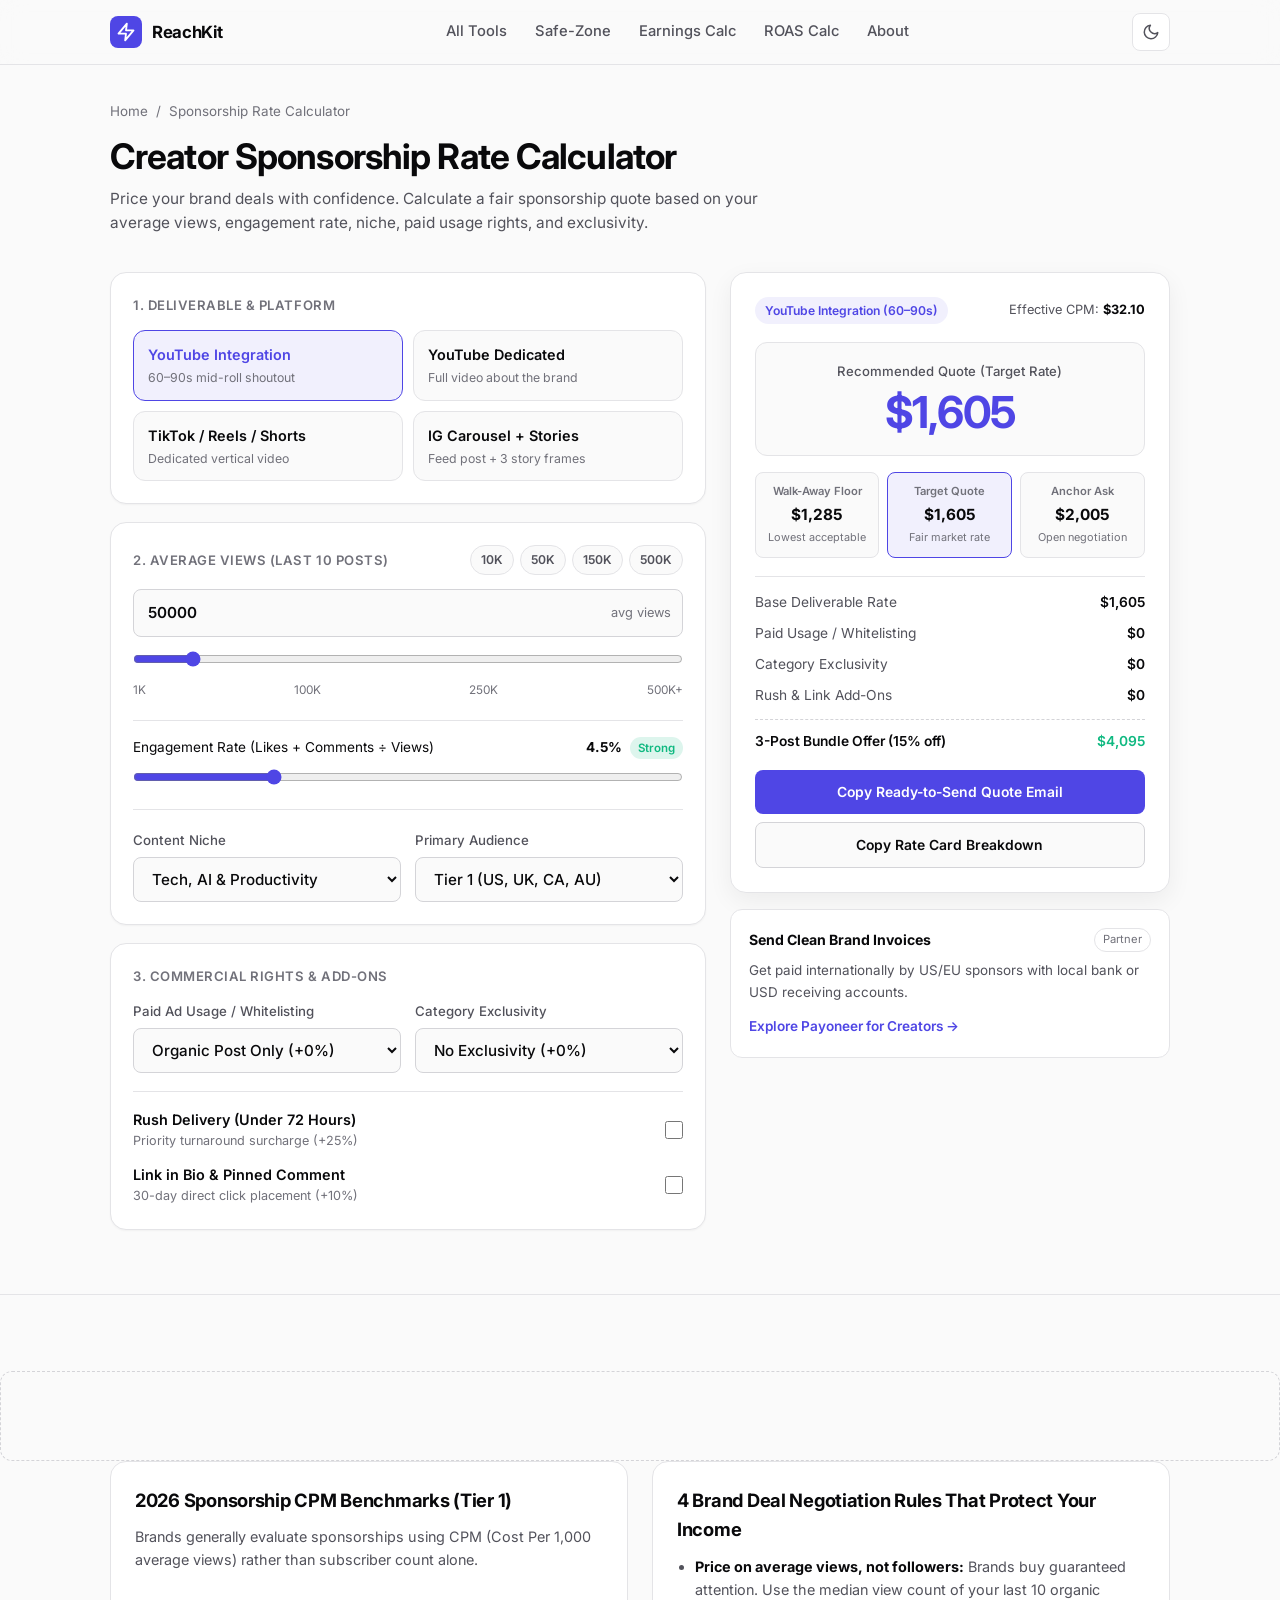
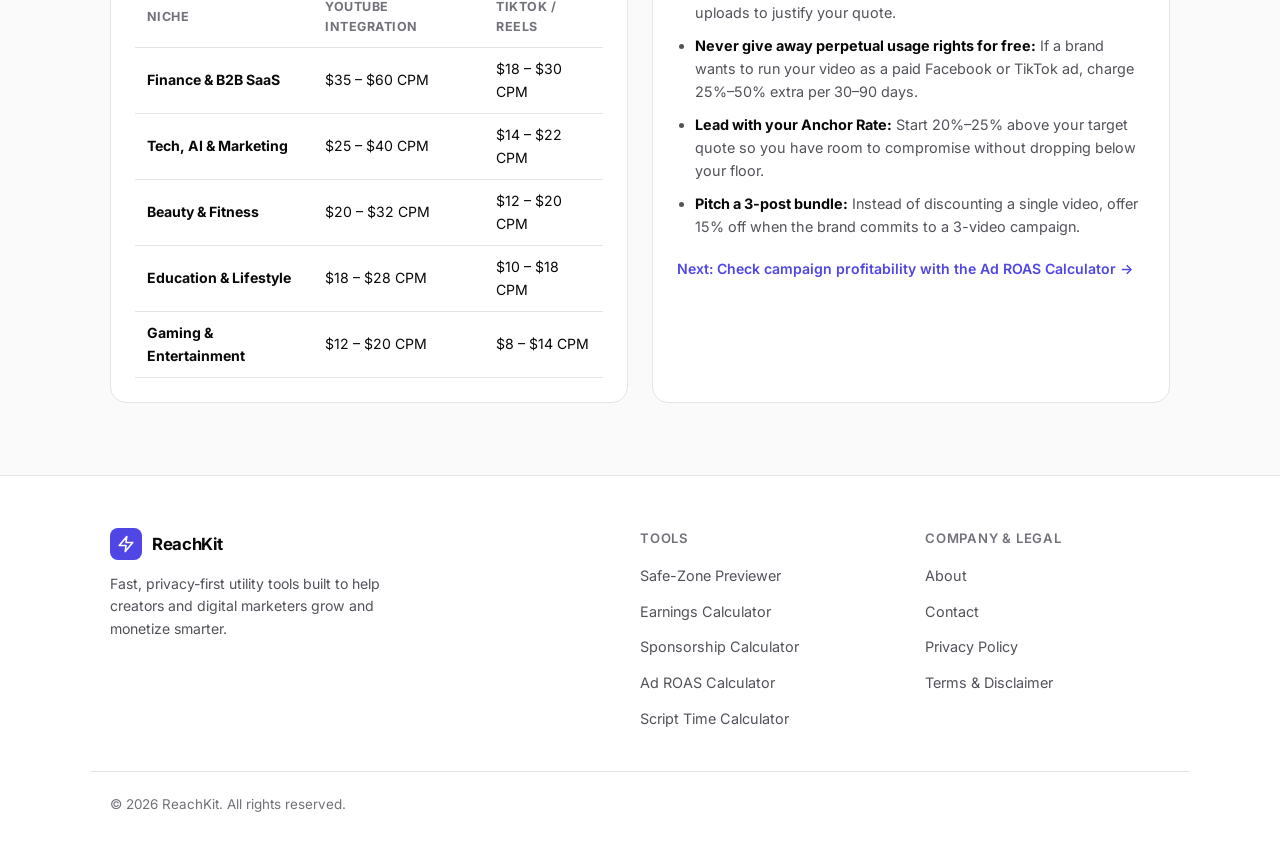
<file: tools/sponsorship-calculator.html>
<!DOCTYPE html>
<html lang="en">
<head>
  <meta charset="UTF-8" />
  <meta name="viewport" content="width=device-width, initial-scale=1.0" />
  <title>Creator Sponsorship Rate Calculator (2026) — ReachKit</title>
  <link rel="icon" type="image/svg+xml" href="../favicon.svg" />
<meta name="theme-color" content="#4f46e5" />
  <meta
    name="description"
    content="Calculate fair brand deal and sponsorship pricing for YouTube, TikTok, and Instagram Reels based on average views, engagement rate, niche, usage rights, and exclusivity."
  />

  <link rel="preconnect" href="https://fonts.googleapis.com" />
  <link rel="preconnect" href="https://fonts.gstatic.com" crossorigin />
  <link
    href="https://fonts.googleapis.com/css2?family=Inter:wght@400;500;600;700&display=swap"
    rel="stylesheet"
  />

  <!-- Prevent Dark Mode Flash -->
  <script>
    (function () {
      const savedTheme = localStorage.getItem("reachkit-theme");
      const prefersDark = window.matchMedia("(prefers-color-scheme: dark)").matches;
      const theme = savedTheme || (prefersDark ? "dark" : "light");
      document.documentElement.setAttribute("data-theme", theme);
    })();
  </script>

  <link rel="stylesheet" href="../css/style.css" />
  <link rel="stylesheet" href="../css/sponsorship.css" />
</head>
<body>
  <!-- Header -->
  <header class="site-header">
    <div class="container header-inner">
      <a href="../index.html" class="brand" aria-label="ReachKit Home">
        <span class="brand-icon" aria-hidden="true">
          <svg width="20" height="20" viewBox="0 0 24 24" fill="none" stroke="currentColor" stroke-width="2.2" stroke-linecap="round" stroke-linejoin="round">
            <path d="M13 2L3 14h9l-1 8 10-12h-9l1-8z" />
          </svg>
        </span>
        <span class="brand-name">ReachKit</span>
      </a>

      <nav class="nav-links" id="navLinks" aria-label="Primary Navigation">
        <a href="../index.html#tools" class="nav-link">All Tools</a>
        <a href="safe-zone-previewer.html" class="nav-link">Safe-Zone</a>
        <a href="earnings-calculator.html" class="nav-link">Earnings Calc</a>
        <a href="roas-calculator.html" class="nav-link">ROAS Calc</a>
        <a href="../pages/about.html" class="nav-link">About</a>
      </nav>

      <div class="header-actions">
        <button
          type="button"
          class="icon-btn"
          id="themeToggle"
          aria-label="Toggle Light and Dark Mode"
          title="Toggle Theme"
        >
          <svg class="icon-sun" width="18" height="18" viewBox="0 0 24 24" fill="none" stroke="currentColor" stroke-width="2" stroke-linecap="round" stroke-linejoin="round">
            <circle cx="12" cy="12" r="5" />
            <line x1="12" y1="1" x2="12" y2="3" />
            <line x1="12" y1="21" x2="12" y2="23" />
            <line x1="4.22" y1="4.22" x2="5.64" y2="5.64" />
            <line x1="18.36" y1="18.36" x2="19.78" y2="19.78" />
            <line x1="1" y1="12" x2="3" y2="12" />
            <line x1="21" y1="12" x2="23" y2="12" />
            <line x1="4.22" y1="19.78" x2="5.64" y2="18.36" />
            <line x1="18.36" y1="5.64" x2="19.78" y2="4.22" />
          </svg>
          <svg class="icon-moon" width="18" height="18" viewBox="0 0 24 24" fill="none" stroke="currentColor" stroke-width="2" stroke-linecap="round" stroke-linejoin="round">
            <path d="M21 12.79A9 9 0 1 1 11.21 3 7 7 0 0 0 21 12.79z" />
          </svg>
        </button>

        <button
          type="button"
          class="icon-btn mobile-menu-btn"
          id="mobileMenuToggle"
          aria-label="Toggle Navigation Menu"
          aria-expanded="false"
        >
          <svg width="20" height="20" viewBox="0 0 24 24" fill="none" stroke="currentColor" stroke-width="2" stroke-linecap="round" stroke-linejoin="round">
            <line x1="3" y1="6" x2="21" y2="6" />
            <line x1="3" y1="12" x2="21" y2="12" />
            <line x1="3" y1="18" x2="21" y2="18" />
          </svg>
        </button>
      </div>
    </div>
  </header>

  <main>
    <!-- Tool Intro -->
    <section class="tool-header">
      <div class="container">
        <nav class="breadcrumb" aria-label="Breadcrumb">
          <a href="../index.html">Home</a>
          <span>/</span>
          <span>Sponsorship Rate Calculator</span>
        </nav>
        <h1>Creator Sponsorship Rate Calculator</h1>
        <p class="tool-lead">
          Price your brand deals with confidence. Calculate a fair sponsorship quote based on your average views, engagement rate, niche, paid usage rights, and exclusivity.
        </p>
      </div>
    </section>

    <!-- Main Calculator Workspace -->
    <section class="calc-section">
      <div class="container calc-grid">
        <!-- Left Panel: Inputs -->
        <div class="calc-inputs">
          <!-- 1. Deliverable Format -->
          <div class="calc-card">
            <label class="calc-label">1. Deliverable & Platform</label>
            <div class="format-grid" role="tablist" aria-label="Select Sponsorship Format">
              <button type="button" class="format-btn active" data-format="yt-integration" role="tab" aria-selected="true">
                <strong>YouTube Integration</strong>
                <span>60–90s mid-roll shoutout</span>
              </button>
              <button type="button" class="format-btn" data-format="yt-dedicated" role="tab" aria-selected="false">
                <strong>YouTube Dedicated</strong>
                <span>Full video about the brand</span>
              </button>
              <button type="button" class="format-btn" data-format="short-video" role="tab" aria-selected="false">
                <strong>TikTok / Reels / Shorts</strong>
                <span>Dedicated vertical video</span>
              </button>
              <button type="button" class="format-btn" data-format="ig-bundle" role="tab" aria-selected="false">
                <strong>IG Carousel + Stories</strong>
                <span>Feed post + 3 story frames</span>
              </button>
            </div>
          </div>

          <!-- 2. Performance & Audience -->
          <div class="calc-card">
            <div class="label-row">
              <label class="calc-label" for="avgViewsInput" style="margin-bottom:0;">2. Average Views (Last 10 Posts)</label>
              <div class="preset-chips">
                <button type="button" class="preset-chip" data-views="10000">10K</button>
                <button type="button" class="preset-chip" data-views="50000">50K</button>
                <button type="button" class="preset-chip" data-views="150000">150K</button>
                <button type="button" class="preset-chip" data-views="500000">500K</button>
              </div>
            </div>

            <div class="number-input-wrap">
              <input
                type="number"
                id="avgViewsInput"
                class="text-input"
                min="500"
                max="10000000"
                step="500"
                value="50000"
              />
              <span class="input-suffix">avg views</span>
            </div>

            <input
              type="range"
              id="avgViewsSlider"
              class="range-slider"
              min="1000"
              max="500000"
              step="1000"
              value="50000"
            />
            <div class="range-marks">
              <span>1K</span>
              <span>100K</span>
              <span>250K</span>
              <span>500K+</span>
            </div>

            <!-- Engagement Rate -->
            <div class="engagement-block">
              <div class="slider-header">
                <span>Engagement Rate (Likes + Comments ÷ Views)</span>
                <span class="engagement-readout">
                  <strong id="engagementValue">4.5%</strong>
                  <span class="eng-tier" id="engagementTier">Strong</span>
                </span>
              </div>
              <input
                type="range"
                id="engagementSlider"
                class="range-slider"
                min="1"
                max="15"
                step="0.5"
                value="4.5"
              />
            </div>

            <!-- Niche & Region -->
            <div class="form-grid">
              <div class="field-group">
                <label class="field-label" for="nicheSelect">Content Niche</label>
                <select id="nicheSelect" class="select-input">
                  <option value="finance">Finance, SaaS & B2B</option>
                  <option value="tech" selected>Tech, AI & Productivity</option>
                  <option value="marketing">Marketing & Career</option>
                  <option value="beauty">Beauty, Fashion & Fitness</option>
                  <option value="education">Education & Tutorials</option>
                  <option value="lifestyle">Lifestyle, Food & Travel</option>
                  <option value="gaming">Gaming & Entertainment</option>
                </select>
              </div>

              <div class="field-group">
                <label class="field-label" for="regionSelect">Primary Audience</label>
                <select id="regionSelect" class="select-input">
                  <option value="tier1" selected>Tier 1 (US, UK, CA, AU)</option>
                  <option value="tier2">Tier 2 (EU, Japan, Korea)</option>
                  <option value="global">Mixed Global Audience</option>
                  <option value="tier3">Tier 3 (SEA, India, LATAM)</option>
                </select>
              </div>
            </div>
          </div>

          <!-- 3. Commercial Rights & Add-Ons -->
          <div class="calc-card">
            <label class="calc-label">3. Commercial Rights & Add-Ons</label>

            <div class="form-grid" style="margin-bottom: 18px;">
              <div class="field-group">
                <label class="field-label" for="usageSelect">Paid Ad Usage / Whitelisting</label>
                <select id="usageSelect" class="select-input">
                  <option value="0" selected>Organic Post Only (+0%)</option>
                  <option value="0.25">30-Day Paid Usage (+25%)</option>
                  <option value="0.50">90-Day Paid Usage (+50%)</option>
                  <option value="1.00">Perpetual / Buyout (+100%)</option>
                </select>
              </div>

              <div class="field-group">
                <label class="field-label" for="exclusivitySelect">Category Exclusivity</label>
                <select id="exclusivitySelect" class="select-input">
                  <option value="0" selected>No Exclusivity (+0%)</option>
                  <option value="0.20">30-Day Exclusivity (+20%)</option>
                  <option value="0.40">90-Day Exclusivity (+40%)</option>
                </select>
              </div>
            </div>

            <div class="addon-checks">
              <label class="addon-row">
                <span>
                  <strong>Rush Delivery (Under 72 Hours)</strong>
                  <small>Priority turnaround surcharge (+25%)</small>
                </span>
                <input type="checkbox" id="rushToggle" />
              </label>

              <label class="addon-row">
                <span>
                  <strong>Link in Bio & Pinned Comment</strong>
                  <small>30-day direct click placement (+10%)</small>
                </span>
                <input type="checkbox" id="linkBioToggle" />
              </label>
            </div>
          </div>
        </div>

        <!-- Right Panel: Live Rate Card & Email Pitch -->
        <div class="results-panel">
          <div class="results-card">
            <div class="results-top">
              <span class="results-badge" id="resultFormatBadge">YouTube Integration</span>
              <span class="cpm-pill">Effective CPM: <strong id="effectiveCpm">$28.00</strong></span>
            </div>

            <div class="hero-metric">
              <span class="metric-label">Recommended Quote (Target Rate)</span>
              <div class="metric-value" id="targetRate">$1,400</div>
              <div class="metric-note" id="floorNote" hidden>Includes minimum production floor</div>
            </div>

            <!-- 3-Tier Negotiation Band -->
            <div class="tier-grid">
              <div class="tier-box">
                <span>Walk-Away Floor</span>
                <strong id="floorRate">$1,120</strong>
                <small>Lowest acceptable</small>
              </div>
              <div class="tier-box tier-highlight">
                <span>Target Quote</span>
                <strong id="midRate">$1,400</strong>
                <small>Fair market rate</small>
              </div>
              <div class="tier-box">
                <span>Anchor Ask</span>
                <strong id="anchorRate">$1,750</strong>
                <small>Open negotiation</small>
              </div>
            </div>

            <!-- Itemized Breakdown -->
            <div class="breakdown-box">
              <div class="breakdown-row">
                <span>Base Deliverable Rate</span>
                <strong id="baseRateOut">$1,400</strong>
              </div>
              <div class="breakdown-row">
                <span>Paid Usage / Whitelisting</span>
                <strong id="usageFeeOut">$0</strong>
              </div>
              <div class="breakdown-row">
                <span>Category Exclusivity</span>
                <strong id="exclusivityFeeOut">$0</strong>
              </div>
              <div class="breakdown-row">
                <span>Rush & Link Add-Ons</span>
                <strong id="extrasFeeOut">$0</strong>
              </div>
              <div class="breakdown-row bundle-row">
                <span>3-Post Bundle Offer (15% off)</span>
                <strong id="bundleRateOut">$3,570</strong>
              </div>
            </div>

            <!-- Action Buttons -->
            <div class="action-stack">
              <button type="button" class="btn-primary btn-full" id="copyPitchBtn">
                Copy Ready-to-Send Quote Email
              </button>
              <button type="button" class="btn-secondary btn-full" id="copyBreakdownBtn">
                Copy Rate Card Breakdown
              </button>
            </div>
          </div>

          <!-- Native Partner Suggestion -->
          <div class="partner-card">
            <div class="partner-meta">
              <span class="partner-label">Send Clean Brand Invoices</span>
              <span class="partner-tag">Partner</span>
            </div>
            <p>Get paid internationally by US/EU sponsors with local bank or USD receiving accounts.</p>
            <a href="#" target="_blank" rel="noopener sponsored" class="partner-link">
              Explore Payoneer for Creators →
            </a>
          </div>
        </div>
      </div>
    </section>

    <!-- SEO Benchmark Table & Negotiation Tips -->
    <section class="seo-section">
      <!-- index.html ထဲက Section 4 အောက်ဆုံးနား -->
<div class="ad-slot" aria-label="Sponsored Advertisement">
  <!-- Adsterra ကရတဲ့ Native Banner Code ကို ဒီနေရာမှာ Paste ချပါ -->
  <script async="async" data-cfasync="false" src="//plXXXXXXX.profitablegatecpm.com/XXXXXX/invoke.js"></script>
  <div id="container-XXXXXXXXXXXXXXXXXXXX"></div>
</div>
      <div class="container seo-grid">
        <div class="seo-card">
          <h2>2026 Sponsorship CPM Benchmarks (Tier 1)</h2>
          <p>Brands generally evaluate sponsorships using CPM (Cost Per 1,000 average views) rather than subscriber count alone.</p>

          <div class="table-wrap">
            <table class="specs-table">
              <thead>
                <tr>
                  <th>Niche</th>
                  <th>YouTube Integration</th>
                  <th>TikTok / Reels</th>
                </tr>
              </thead>
              <tbody>
                <tr>
                  <td><strong>Finance & B2B SaaS</strong></td>
                  <td>$35 – $60 CPM</td>
                  <td>$18 – $30 CPM</td>
                </tr>
                <tr>
                  <td><strong>Tech, AI & Marketing</strong></td>
                  <td>$25 – $40 CPM</td>
                  <td>$14 – $22 CPM</td>
                </tr>
                <tr>
                  <td><strong>Beauty & Fitness</strong></td>
                  <td>$20 – $32 CPM</td>
                  <td>$12 – $20 CPM</td>
                </tr>
                <tr>
                  <td><strong>Education & Lifestyle</strong></td>
                  <td>$18 – $28 CPM</td>
                  <td>$10 – $18 CPM</td>
                </tr>
                <tr>
                  <td><strong>Gaming & Entertainment</strong></td>
                  <td>$12 – $20 CPM</td>
                  <td>$8 – $14 CPM</td>
                </tr>
              </tbody>
            </table>
          </div>
        </div>

        <div class="seo-card">
          <h2>4 Brand Deal Negotiation Rules That Protect Your Income</h2>
          <ul class="tips-list">
            <li><strong>Price on average views, not followers:</strong> Brands buy guaranteed attention. Use the median view count of your last 10 organic uploads to justify your quote.</li>
            <li><strong>Never give away perpetual usage rights for free:</strong> If a brand wants to run your video as a paid Facebook or TikTok ad, charge 25%–50% extra per 30–90 days.</li>
            <li><strong>Lead with your Anchor Rate:</strong> Start 20%–25% above your target quote so you have room to compromise without dropping below your floor.</li>
            <li><strong>Pitch a 3-post bundle:</strong> Instead of discounting a single video, offer 15% off when the brand commits to a 3-video campaign.</li>
          </ul>
          <a href="roas-calculator.html" class="next-tool-link">
            Next: Check campaign profitability with the Ad ROAS Calculator →
          </a>
        </div>
      </div>
    </section>
  </main>

  <!-- Footer -->
  <footer class="site-footer">
    <div class="container footer-grid">
      <div class="footer-brand">
        <a href="../index.html" class="brand">
          <span class="brand-icon" aria-hidden="true">
            <svg width="18" height="18" viewBox="0 0 24 24" fill="none" stroke="currentColor" stroke-width="2.2" stroke-linecap="round" stroke-linejoin="round">
              <path d="M13 2L3 14h9l-1 8 10-12h-9l1-8z" />
            </svg>
          </span>
          <span class="brand-name">ReachKit</span>
        </a>
        <p>Fast, privacy-first utility tools built to help creators and digital marketers grow and monetize smarter.</p>
      </div>

      <div class="footer-col">
        <h3>Tools</h3>
        <ul>
          <li><a href="safe-zone-previewer.html">Safe-Zone Previewer</a></li>
          <li><a href="earnings-calculator.html">Earnings Calculator</a></li>
          <li><a href="sponsorship-calculator.html">Sponsorship Calculator</a></li>
          <li><a href="roas-calculator.html">Ad ROAS Calculator</a></li>
          <li><a href="script-time-calculator.html">Script Time Calculator</a></li>
        </ul>
      </div>

      <div class="footer-col">
        <h3>Company & Legal</h3>
        <ul>
          <li><a href="../pages/about.html">About</a></li>
          <li><a href="../pages/contact.html">Contact</a></li>
          <li><a href="../pages/privacy-policy.html">Privacy Policy</a></li>
          <li><a href="../pages/terms.html">Terms & Disclaimer</a></li>
        </ul>
      </div>
    </div>

    <div class="container footer-bottom">
      <p>© <span id="currentYear">2026</span> ReachKit. All rights reserved.</p>
    </div>
  </footer>

  <script src="../js/main.js"></script>
  <script src="../js/sponsorship.js"></script>
</body>
</html>
</file>
<file: css/style.css>
/* =========================================
   ReachKit — Minimalist Design System
   ========================================= */

:root {
  --bg: #fafafa;
  --surface: #ffffff;
  --surface-hover: #f4f4f5;
  --border: #e4e4e7;
  --border-strong: #d4d4d8;
  --text-primary: #09090b;
  --text-secondary: #52525b;
  --text-muted: #71717a;
  --accent: #4f46e5;
  --accent-hover: #4338ca;
  --accent-soft: rgba(79, 70, 229, 0.08);
  --header-bg: rgba(250, 250, 250, 0.85);
  --shadow-sm: 0 1px 2px rgba(0, 0, 0, 0.04);
  --shadow-md: 0 8px 24px rgba(0, 0, 0, 0.06);
  --radius-sm: 8px;
  --radius-md: 12px;
  --radius-lg: 16px;
  --container-max: 1100px;
}

[data-theme="dark"] {
  --bg: #09090b;
  --surface: #131316;
  --surface-hover: #1c1c21;
  --border: #27272a;
  --border-strong: #3f3f46;
  --text-primary: #fafafa;
  --text-secondary: #a1a1aa;
  --text-muted: #71717a;
  --accent: #6366f1;
  --accent-hover: #818cf8;
  --accent-soft: rgba(99, 102, 241, 0.14);
  --header-bg: rgba(9, 9, 11, 0.85);
  --shadow-sm: 0 1px 2px rgba(0, 0, 0, 0.3);
  --shadow-md: 0 10px 28px rgba(0, 0, 0, 0.45);
}

/* Base Reset */
*,
*::before,
*::after {
  box-sizing: border-box;
  margin: 0;
  padding: 0;
}

html {
  scroll-behavior: smooth;
}

body {
  font-family: "Inter", -apple-system, BlinkMacSystemFont, "Segoe UI", Roboto, sans-serif;
  background-color: var(--bg);
  color: var(--text-primary);
  line-height: 1.6;
  -webkit-font-smoothing: antialiased;
  transition: background-color 0.2s ease, color 0.2s ease;
}

a {
  color: inherit;
  text-decoration: none;
}

button {
  font: inherit;
  cursor: pointer;
  background: none;
  border: none;
  color: inherit;
}

.container {
  width: 100%;
  max-width: var(--container-max);
  margin: 0 auto;
  padding: 0 20px;
}

/* =========================================
   1. Sticky Header
   ========================================= */
.site-header {
  position: sticky;
  top: 0;
  z-index: 50;
  background-color: var(--header-bg);
  backdrop-filter: blur(12px);
  -webkit-backdrop-filter: blur(12px);
  border-bottom: 1px solid var(--border);
}

.header-inner {
  height: 64px;
  display: flex;
  align-items: center;
  justify-content: space-between;
  gap: 16px;
}

.brand {
  display: inline-flex;
  align-items: center;
  gap: 10px;
  font-weight: 700;
  font-size: 1.05rem;
  letter-spacing: -0.02em;
}

.brand-icon {
  width: 32px;
  height: 32px;
  border-radius: var(--radius-sm);
  background: var(--accent);
  color: #ffffff;
  display: inline-flex;
  align-items: center;
  justify-content: center;
}

.nav-links {
  display: flex;
  align-items: center;
  gap: 28px;
}

.nav-link {
  font-size: 0.92rem;
  font-weight: 500;
  color: var(--text-secondary);
  transition: color 0.15s ease;
}

.nav-link:hover {
  color: var(--text-primary);
}

.header-actions {
  display: flex;
  align-items: center;
  gap: 8px;
}

.icon-btn {
  width: 38px;
  height: 38px;
  border-radius: var(--radius-sm);
  border: 1px solid var(--border);
  background: var(--surface);
  color: var(--text-secondary);
  display: inline-flex;
  align-items: center;
  justify-content: center;
  transition: border-color 0.15s ease, color 0.15s ease, background-color 0.15s ease;
}

.icon-btn:hover {
  border-color: var(--border-strong);
  color: var(--text-primary);
  background: var(--surface-hover);
}

/* Theme Icon Visibility */
.icon-sun {
  display: none;
}
.icon-moon {
  display: block;
}

[data-theme="dark"] .icon-sun {
  display: block;
}
[data-theme="dark"] .icon-moon {
  display: none;
}

.mobile-menu-btn {
  display: none;
}

/* =========================================
   2. Hero & Filter Tabs
   ========================================= */
.hero {
  padding: 64px 0 36px;
  text-align: center;
}

.hero-inner {
  max-width: 720px;
}

.hero-badge {
  display: inline-block;
  font-size: 0.78rem;
  font-weight: 600;
  color: var(--accent);
  background: var(--accent-soft);
  padding: 5px 12px;
  border-radius: 999px;
  margin-bottom: 18px;
  letter-spacing: 0.01em;
}

.hero h1 {
  font-size: clamp(1.9rem, 4vw, 2.75rem);
  font-weight: 700;
  line-height: 1.18;
  letter-spacing: -0.03em;
  margin-bottom: 14px;
}

.hero-subtitle {
  font-size: 1.05rem;
  color: var(--text-secondary);
  max-width: 580px;
  margin: 0 auto 28px;
}

.filter-tabs {
  display: inline-flex;
  flex-wrap: wrap;
  justify-content: center;
  gap: 8px;
  background: var(--surface);
  border: 1px solid var(--border);
  padding: 5px;
  border-radius: 12px;
  box-shadow: var(--shadow-sm);
}

.filter-tab {
  padding: 8px 16px;
  border-radius: 8px;
  font-size: 0.88rem;
  font-weight: 500;
  color: var(--text-secondary);
  display: inline-flex;
  align-items: center;
  gap: 6px;
  transition: all 0.15s ease;
}

.filter-tab:hover {
  color: var(--text-primary);
}

.filter-tab.active {
  background: var(--text-primary);
  color: var(--bg);
}

.tab-count {
  font-size: 0.75rem;
  opacity: 0.75;
}

/* =========================================
   3. Tools Grid
   ========================================= */
.tools-section {
  padding: 12px 0 64px;
}

.tools-grid {
  display: grid;
  grid-template-columns: repeat(3, 1fr);
  gap: 20px;
}

.tool-card {
  background: var(--surface);
  border: 1px solid var(--border);
  border-radius: var(--radius-lg);
  padding: 24px;
  display: flex;
  flex-direction: column;
  box-shadow: var(--shadow-sm);
  transition: transform 0.2s ease, border-color 0.2s ease, box-shadow 0.2s ease;
}

.tool-card:hover {
  transform: translateY(-3px);
  border-color: var(--border-strong);
  box-shadow: var(--shadow-md);
}

.tool-card.is-hidden {
  display: none;
}

.tool-card.fade-in {
  animation: fadeUp 0.25s ease forwards;
}

@keyframes fadeUp {
  from {
    opacity: 0;
    transform: translateY(6px);
  }
  to {
    opacity: 1;
    transform: translateY(0);
  }
}

.tool-card-top {
  display: flex;
  align-items: center;
  justify-content: space-between;
  margin-bottom: 18px;
}

.tool-icon {
  width: 44px;
  height: 44px;
  border-radius: 10px;
  display: inline-flex;
  align-items: center;
  justify-content: center;
}

.icon-indigo {
  background: rgba(79, 70, 229, 0.12);
  color: #6366f1;
}
.icon-emerald {
  background: rgba(16, 185, 129, 0.12);
  color: #10b981;
}
.icon-amber {
  background: rgba(245, 158, 11, 0.12);
  color: #f59e0b;
}
.icon-sky {
  background: rgba(14, 165, 233, 0.12);
  color: #0ea5e9;
}
.icon-rose {
  background: rgba(244, 63, 94, 0.12);
  color: #f43f5e;
}

.category-tag {
  font-size: 0.75rem;
  font-weight: 500;
  color: var(--text-muted);
  background: var(--surface-hover);
  border: 1px solid var(--border);
  padding: 3px 10px;
  border-radius: 999px;
}

.tool-card h2 {
  font-size: 1.08rem;
  font-weight: 600;
  letter-spacing: -0.015em;
  margin-bottom: 8px;
}

.tool-card p {
  font-size: 0.9rem;
  color: var(--text-secondary);
  margin-bottom: 22px;
  flex-grow: 1;
}

.tool-cta {
  display: inline-flex;
  align-items: center;
  gap: 6px;
  font-size: 0.9rem;
  font-weight: 600;
  color: var(--accent);
  width: fit-content;
  transition: gap 0.15s ease, color 0.15s ease;
}

.tool-cta:hover {
  color: var(--accent-hover);
  gap: 10px;
}

/* =========================================
   4. Recommended Creator Stack (Native Monetization)
   ========================================= */
.stack-section {
  padding: 56px 0;
  border-top: 1px solid var(--border);
}

.section-header {
  display: flex;
  align-items: flex-end;
  justify-content: space-between;
  gap: 16px;
  margin-bottom: 24px;
}

.section-header h2 {
  font-size: 1.35rem;
  font-weight: 700;
  letter-spacing: -0.02em;
  margin-bottom: 4px;
}

.section-header p {
  font-size: 0.92rem;
  color: var(--text-secondary);
}

.disclosure-note {
  font-size: 0.75rem;
  color: var(--text-muted);
  border: 1px solid var(--border);
  padding: 3px 10px;
  border-radius: 999px;
  white-space: nowrap;
}

.stack-grid {
  display: grid;
  grid-template-columns: repeat(3, 1fr);
  gap: 18px;
}

.stack-card {
  background: var(--surface);
  border: 1px solid var(--border);
  border-radius: var(--radius-md);
  padding: 20px;
  display: flex;
  flex-direction: column;
  transition: border-color 0.15s ease, transform 0.15s ease;
}

.stack-card:hover {
  border-color: var(--border-strong);
  transform: translateY(-2px);
}

.stack-meta {
  display: flex;
  align-items: center;
  justify-content: space-between;
  margin-bottom: 10px;
}

.stack-name {
  font-weight: 600;
  font-size: 1rem;
}

.stack-pill {
  font-size: 0.72rem;
  font-weight: 500;
  color: var(--accent);
  background: var(--accent-soft);
  padding: 2px 8px;
  border-radius: 6px;
}

.stack-card p {
  font-size: 0.88rem;
  color: var(--text-secondary);
  margin-bottom: 14px;
  flex-grow: 1;
}

.stack-link {
  font-size: 0.86rem;
  font-weight: 600;
  color: var(--text-primary);
}

.ad-slot {
  margin-top: 28px;
  min-height: 90px;
  border: 1px dashed var(--border-strong);
  border-radius: var(--radius-md);
  display: flex;
  align-items: center;
  justify-content: center;
  color: var(--text-muted);
  font-size: 0.82rem;
}

/* =========================================
   5. Trust Strip & Mini-FAQ
   ========================================= */
.trust-faq-section {
  padding: 56px 0 72px;
  border-top: 1px solid var(--border);
}

.trust-strip {
  display: grid;
  grid-template-columns: repeat(3, 1fr);
  gap: 18px;
  margin-bottom: 56px;
}

.trust-item {
  display: flex;
  align-items: flex-start;
  gap: 12px;
  padding: 18px;
  background: var(--surface);
  border: 1px solid var(--border);
  border-radius: var(--radius-md);
}

.trust-item svg {
  color: var(--accent);
  flex-shrink: 0;
  margin-top: 2px;
}

.trust-item strong {
  display: block;
  font-size: 0.92rem;
  margin-bottom: 2px;
}

.trust-item span {
  font-size: 0.84rem;
  color: var(--text-secondary);
}

.faq-wrapper {
  max-width: 760px;
  margin: 0 auto;
}

.faq-wrapper h2 {
  font-size: 1.35rem;
  font-weight: 700;
  letter-spacing: -0.02em;
  text-align: center;
  margin-bottom: 24px;
}

.faq-list {
  display: flex;
  flex-direction: column;
  gap: 10px;
}

.faq-item {
  background: var(--surface);
  border: 1px solid var(--border);
  border-radius: var(--radius-md);
  overflow: hidden;
}

.faq-question {
  width: 100%;
  padding: 16px 20px;
  display: flex;
  align-items: center;
  justify-content: space-between;
  gap: 16px;
  text-align: left;
  font-size: 0.95rem;
  font-weight: 600;
}

.faq-chevron {
  flex-shrink: 0;
  color: var(--text-muted);
  transition: transform 0.2s ease;
}

.faq-question[aria-expanded="true"] .faq-chevron {
  transform: rotate(180deg);
}

.faq-answer {
  padding: 0 20px 18px;
  font-size: 0.9rem;
  color: var(--text-secondary);
}

/* =========================================
   6. Footer
   ========================================= */
.site-footer {
  border-top: 1px solid var(--border);
  background: var(--surface);
  padding: 52px 0 28px;
}

.footer-grid {
  display: grid;
  grid-template-columns: 2fr 1fr 1fr;
  gap: 40px;
  margin-bottom: 40px;
}

.footer-brand p {
  margin-top: 12px;
  font-size: 0.88rem;
  color: var(--text-secondary);
  max-width: 320px;
}

.footer-col h3 {
  font-size: 0.82rem;
  font-weight: 600;
  text-transform: uppercase;
  letter-spacing: 0.06em;
  color: var(--text-muted);
  margin-bottom: 14px;
}

.footer-col ul {
  list-style: none;
  display: flex;
  flex-direction: column;
  gap: 10px;
}

.footer-col a {
  font-size: 0.9rem;
  color: var(--text-secondary);
  transition: color 0.15s ease;
}

.footer-col a:hover {
  color: var(--text-primary);
}

.footer-bottom {
  border-top: 1px solid var(--border);
  padding-top: 22px;
  font-size: 0.84rem;
  color: var(--text-muted);
}

/* =========================================
   Responsive Breakpoints
   ========================================= */
@media (max-width: 960px) {
  .tools-grid,
  .stack-grid,
  .trust-strip {
    grid-template-columns: repeat(2, 1fr);
  }
}

@media (max-width: 680px) {
  .mobile-menu-btn {
    display: inline-flex;
  }

  .nav-links {
    display: none;
    position: absolute;
    top: 64px;
    left: 0;
    right: 0;
    background: var(--surface);
    border-bottom: 1px solid var(--border);
    flex-direction: column;
    align-items: flex-start;
    padding: 16px 20px;
    gap: 14px;
    box-shadow: var(--shadow-md);
  }

  .nav-links.is-open {
    display: flex;
  }

  .hero {
    padding: 44px 0 28px;
  }

  .tools-grid,
  .stack-grid,
  .trust-strip,
  .footer-grid {
    grid-template-columns: 1fr;
  }

  .section-header {
    flex-direction: column;
    align-items: flex-start;
  }
}
</file>
<file: css/pages.css>
/* =========================================
   Shared Styles: About, Contact & Legal Pages
   ========================================= */

.page-hero {
  padding: 44px 0 28px;
  border-bottom: 1px solid var(--border);
}

.page-hero-narrow {
  max-width: 820px;
}

.breadcrumb {
  display: flex;
  align-items: center;
  gap: 8px;
  font-size: 0.84rem;
  color: var(--text-muted);
  margin-bottom: 12px;
}

.breadcrumb a:hover {
  color: var(--text-primary);
}

.page-hero h1 {
  font-size: clamp(1.75rem, 3.5vw, 2.35rem);
  font-weight: 700;
  letter-spacing: -0.025em;
  line-height: 1.2;
  margin-bottom: 10px;
}

.page-lead {
  font-size: 1rem;
  color: var(--text-secondary);
  max-width: 680px;
}

.last-updated {
  display: inline-block;
  margin-top: 12px;
  font-size: 0.8rem;
  font-weight: 500;
  color: var(--text-muted);
  background: var(--surface);
  border: 1px solid var(--border);
  padding: 4px 10px;
  border-radius: 999px;
}

/* Main Content Area */
.page-body {
  padding: 40px 0 76px;
}

/* Legal & Article Prose Card */
.prose-card {
  max-width: 820px;
  background: var(--surface);
  border: 1px solid var(--border);
  border-radius: var(--radius-lg);
  padding: 36px;
  box-shadow: var(--shadow-sm);
}

.prose-card h2 {
  font-size: 1.22rem;
  font-weight: 700;
  letter-spacing: -0.015em;
  margin: 28px 0 10px;
  color: var(--text-primary);
}

.prose-card h2:first-child {
  margin-top: 0;
}

.prose-card p {
  font-size: 0.94rem;
  color: var(--text-secondary);
  margin-bottom: 14px;
  line-height: 1.72;
}

.prose-card ul {
  padding-left: 20px;
  margin-bottom: 16px;
  display: flex;
  flex-direction: column;
  gap: 8px;
  font-size: 0.94rem;
  color: var(--text-secondary);
}

.prose-card strong {
  color: var(--text-primary);
}

.prose-card a {
  color: var(--accent);
  font-weight: 500;
}

.prose-card a:hover {
  text-decoration: underline;
}

.callout-box {
  background: var(--accent-soft);
  border-left: 3px solid var(--accent);
  padding: 16px 18px;
  border-radius: 0 var(--radius-sm) var(--radius-sm) 0;
  margin: 20px 0;
}

.callout-box p {
  margin-bottom: 0;
  color: var(--text-primary);
  font-size: 0.9rem;
}

/* About Page Grids */
.values-grid {
  display: grid;
  grid-template-columns: repeat(3, 1fr);
  gap: 18px;
  margin: 28px 0 40px;
}

.value-card {
  background: var(--surface);
  border: 1px solid var(--border);
  border-radius: var(--radius-md);
  padding: 22px;
}

.value-card h3 {
  font-size: 1rem;
  font-weight: 700;
  margin-bottom: 8px;
}

.value-card p {
  font-size: 0.88rem;
  color: var(--text-secondary);
  margin: 0;
}

.cta-banner {
  margin-top: 32px;
  background: var(--surface);
  border: 1px solid var(--border);
  border-radius: var(--radius-lg);
  padding: 28px;
  display: flex;
  align-items: center;
  justify-content: space-between;
  flex-wrap: wrap;
  gap: 18px;
}

.cta-banner h3 {
  font-size: 1.15rem;
  margin-bottom: 4px;
}

.cta-banner p {
  font-size: 0.9rem;
  color: var(--text-secondary);
  margin: 0;
}

/* Contact Page Layout */
.contact-grid {
  display: grid;
  grid-template-columns: 1.2fr 0.8fr;
  gap: 24px;
  align-items: start;
}

.form-card,
.info-card {
  background: var(--surface);
  border: 1px solid var(--border);
  border-radius: var(--radius-lg);
  padding: 28px;
  box-shadow: var(--shadow-sm);
}

.form-row-2 {
  display: grid;
  grid-template-columns: 1fr 1fr;
  gap: 14px;
}

.field-group {
  display: flex;
  flex-direction: column;
  gap: 6px;
  margin-bottom: 16px;
}

.field-label {
  font-size: 0.84rem;
  font-weight: 600;
  color: var(--text-secondary);
}

.form-input,
.form-select,
.form-textarea {
  width: 100%;
  padding: 11px 14px;
  border-radius: var(--radius-sm);
  border: 1px solid var(--border-strong);
  background: var(--bg);
  color: var(--text-primary);
  font: inherit;
  font-size: 0.93rem;
  outline: none;
  transition: border-color 0.15s ease, box-shadow 0.15s ease;
}

.form-input:focus,
.form-select:focus,
.form-textarea:focus {
  border-color: var(--accent);
  box-shadow: 0 0 0 3px var(--accent-soft);
}

.form-textarea {
  min-height: 140px;
  resize: vertical;
}

.btn-primary,
.btn-secondary {
  display: inline-flex;
  align-items: center;
  justify-content: center;
  gap: 8px;
  padding: 11px 20px;
  border-radius: var(--radius-sm);
  font-size: 0.9rem;
  font-weight: 600;
  transition: all 0.15s ease;
}

.btn-primary {
  background: var(--accent);
  color: #ffffff;
}

.btn-primary:hover {
  background: var(--accent-hover);
}

.btn-secondary {
  background: var(--bg);
  border: 1px solid var(--border-strong);
  color: var(--text-primary);
}

.btn-secondary:hover {
  background: var(--surface-hover);
}

.form-status {
  margin-top: 14px;
  font-size: 0.86rem;
  padding: 12px 14px;
  border-radius: var(--radius-sm);
  background: rgba(16, 185, 129, 0.12);
  color: #10b981;
  font-weight: 500;
}

.info-card h2 {
  font-size: 1.1rem;
  margin-bottom: 10px;
}

.info-card p {
  font-size: 0.88rem;
  color: var(--text-secondary);
  margin-bottom: 18px;
}

.contact-item {
  padding: 14px;
  background: var(--bg);
  border: 1px solid var(--border);
  border-radius: var(--radius-sm);
  margin-bottom: 12px;
}

.contact-item span {
  display: block;
  font-size: 0.74rem;
  font-weight: 600;
  text-transform: uppercase;
  letter-spacing: 0.04em;
  color: var(--text-muted);
  margin-bottom: 4px;
}

.contact-item strong {
  font-size: 0.93rem;
  word-break: break-all;
}

.email-row {
  display: flex;
  align-items: center;
  justify-content: space-between;
  gap: 8px;
}

.copy-mini-btn {
  font-size: 0.75rem;
  font-weight: 600;
  padding: 4px 10px;
  border-radius: 6px;
  background: var(--surface);
  border: 1px solid var(--border-strong);
  color: var(--text-primary);
}

.copy-mini-btn:hover {
  border-color: var(--accent);
  color: var(--accent);
}

/* Responsive */
@media (max-width: 860px) {
  .values-grid,
  .contact-grid {
    grid-template-columns: 1fr;
  }

  .prose-card {
    padding: 24px 20px;
  }
}

@media (max-width: 560px) {
  .form-row-2 {
    grid-template-columns: 1fr;
  }
}
</file>
<file: css/earnings.css>
/* =========================================
   Tool #2: Earnings Calculator Styles
   ========================================= */

.tool-header {
  padding: 36px 0 24px;
}

.breadcrumb {
  display: flex;
  align-items: center;
  gap: 8px;
  font-size: 0.84rem;
  color: var(--text-muted);
  margin-bottom: 12px;
}

.breadcrumb a:hover {
  color: var(--text-primary);
}

.tool-header h1 {
  font-size: clamp(1.6rem, 3.2vw, 2.2rem);
  font-weight: 700;
  letter-spacing: -0.025em;
  line-height: 1.2;
  margin-bottom: 10px;
}

.tool-lead {
  color: var(--text-secondary);
  max-width: 680px;
  font-size: 0.96rem;
}

/* Main Grid */
.calc-section {
  padding: 12px 0 64px;
}

.calc-grid {
  display: grid;
  grid-template-columns: 1.15fr 0.85fr;
  gap: 24px;
  align-items: start;
}

.calc-inputs {
  display: flex;
  flex-direction: column;
  gap: 18px;
}

.calc-card {
  background: var(--surface);
  border: 1px solid var(--border);
  border-radius: var(--radius-lg);
  padding: 22px;
  box-shadow: var(--shadow-sm);
}

.calc-label {
  display: block;
  font-size: 0.82rem;
  font-weight: 600;
  text-transform: uppercase;
  letter-spacing: 0.04em;
  color: var(--text-muted);
  margin-bottom: 14px;
}

/* Platform Tabs */
.platform-tabs {
  display: grid;
  grid-template-columns: repeat(3, 1fr);
  gap: 8px;
  background: var(--bg);
  padding: 5px;
  border-radius: 10px;
  border: 1px solid var(--border);
}

.platform-tab {
  padding: 10px 8px;
  border-radius: 7px;
  font-size: 0.86rem;
  font-weight: 600;
  color: var(--text-secondary);
  transition: all 0.15s ease;
}

.platform-tab:hover {
  color: var(--text-primary);
}

.platform-tab.active {
  background: var(--accent);
  color: #ffffff;
}

.platform-note {
  margin-top: 12px;
  font-size: 0.83rem;
  color: var(--text-secondary);
}

/* Views & Preset Chips */
.label-row {
  display: flex;
  align-items: center;
  justify-content: space-between;
  flex-wrap: wrap;
  gap: 10px;
  margin-bottom: 14px;
}

.preset-chips {
  display: flex;
  gap: 6px;
}

.preset-chip {
  font-size: 0.76rem;
  font-weight: 600;
  padding: 4px 10px;
  border-radius: 999px;
  background: var(--bg);
  border: 1px solid var(--border);
  color: var(--text-secondary);
  transition: all 0.15s ease;
}

.preset-chip:hover {
  border-color: var(--accent);
  color: var(--accent);
}

.number-input-wrap {
  position: relative;
  display: flex;
  align-items: center;
  margin-bottom: 14px;
}

.text-input,
.select-input {
  width: 100%;
  padding: 11px 14px;
  border-radius: var(--radius-sm);
  border: 1px solid var(--border-strong);
  background: var(--bg);
  color: var(--text-primary);
  font: inherit;
  font-size: 0.96rem;
  font-weight: 600;
  outline: none;
  transition: border-color 0.15s ease, box-shadow 0.15s ease;
}

.text-input:focus,
.select-input:focus {
  border-color: var(--accent);
  box-shadow: 0 0 0 3px var(--accent-soft);
}

.text-input.has-prefix {
  padding-left: 28px;
}

.input-prefix {
  position: absolute;
  left: 12px;
  font-weight: 600;
  color: var(--text-muted);
}

.input-suffix {
  position: absolute;
  right: 12px;
  font-size: 0.8rem;
  color: var(--text-muted);
  pointer-events: none;
}

.range-slider {
  width: 100%;
  accent-color: var(--accent);
  cursor: pointer;
}

.range-marks {
  display: flex;
  justify-content: space-between;
  font-size: 0.74rem;
  color: var(--text-muted);
  margin-top: 6px;
}

/* Form Grid */
.form-grid {
  display: grid;
  grid-template-columns: 1fr 1fr;
  gap: 14px;
}

.field-group {
  display: flex;
  flex-direction: column;
  gap: 6px;
}

.field-label {
  font-size: 0.84rem;
  font-weight: 500;
  color: var(--text-secondary);
}

.select-input {
  font-weight: 500;
  cursor: pointer;
}

/* TikTok Qualified Box */
.qualified-box {
  margin-top: 18px;
  padding-top: 16px;
  border-top: 1px solid var(--border);
}

.slider-header {
  display: flex;
  justify-content: space-between;
  font-size: 0.86rem;
  margin-bottom: 6px;
}

.field-hint {
  margin-top: 6px;
  font-size: 0.78rem;
  color: var(--text-muted);
}

/* Custom RPM Override */
.custom-rpm-wrap {
  margin-top: 18px;
  padding-top: 16px;
  border-top: 1px solid var(--border);
}

.toggle-inline {
  display: inline-flex;
  align-items: center;
  gap: 10px;
  font-size: 0.88rem;
  font-weight: 500;
  cursor: pointer;
}

.toggle-inline input {
  width: 16px;
  height: 16px;
  accent-color: var(--accent);
}

.custom-rpm-input-box {
  margin-top: 12px;
}

/* =========================================
   Right Panel: Results Card
   ========================================= */
.results-panel {
  position: sticky;
  top: 84px;
  display: flex;
  flex-direction: column;
  gap: 16px;
}

.results-card {
  background: var(--surface);
  border: 1px solid var(--border);
  border-radius: var(--radius-lg);
  padding: 24px;
  box-shadow: var(--shadow-md);
}

.results-top {
  display: flex;
  align-items: center;
  justify-content: space-between;
  gap: 10px;
  margin-bottom: 20px;
}

.results-badge {
  font-size: 0.76rem;
  font-weight: 600;
  color: var(--accent);
  background: var(--accent-soft);
  padding: 4px 10px;
  border-radius: 999px;
}

.rpm-pill {
  font-size: 0.8rem;
  color: var(--text-secondary);
}

.rpm-pill strong {
  color: var(--text-primary);
}

.hero-metric {
  text-align: center;
  padding: 18px 12px;
  border-radius: var(--radius-md);
  background: var(--bg);
  border: 1px solid var(--border);
  margin-bottom: 18px;
}

.metric-label {
  display: block;
  font-size: 0.82rem;
  font-weight: 500;
  color: var(--text-secondary);
  margin-bottom: 6px;
}

.metric-value {
  font-size: clamp(2.1rem, 4vw, 2.75rem);
  font-weight: 700;
  letter-spacing: -0.03em;
  color: #10b981;
  line-height: 1.1;
  margin-bottom: 6px;
}

.metric-range {
  font-size: 0.84rem;
  color: var(--text-secondary);
}

.metric-range strong {
  color: var(--text-primary);
}

.sub-metrics {
  display: grid;
  grid-template-columns: repeat(3, 1fr);
  gap: 10px;
  margin-bottom: 18px;
}

.sub-metric-box {
  background: var(--bg);
  border: 1px solid var(--border);
  border-radius: var(--radius-sm);
  padding: 11px 10px;
  text-align: center;
}

.sub-metric-box span {
  display: block;
  font-size: 0.72rem;
  color: var(--text-muted);
  margin-bottom: 2px;
}

.sub-metric-box strong {
  font-size: 0.94rem;
  font-weight: 700;
}

/* Goal Planner */
.goal-box {
  padding: 14px;
  border-radius: var(--radius-md);
  background: var(--accent-soft);
  margin-bottom: 18px;
}

.goal-header {
  display: flex;
  align-items: center;
  justify-content: space-between;
  gap: 8px;
  font-size: 0.8rem;
  font-weight: 600;
  margin-bottom: 8px;
}

.goal-pills {
  display: flex;
  gap: 4px;
}

.goal-pill {
  padding: 3px 8px;
  border-radius: 6px;
  font-size: 0.74rem;
  font-weight: 600;
  color: var(--text-secondary);
  background: var(--surface);
  border: 1px solid var(--border);
}

.goal-pill.active {
  background: var(--accent);
  color: #ffffff;
  border-color: var(--accent);
}

.goal-result strong {
  font-size: 1.1rem;
  color: var(--text-primary);
  margin-right: 6px;
}

.goal-result span {
  font-size: 0.82rem;
  color: var(--text-secondary);
}

/* Buttons */
.btn-primary {
  display: inline-flex;
  align-items: center;
  justify-content: center;
  gap: 8px;
  padding: 11px 16px;
  border-radius: var(--radius-sm);
  background: var(--accent);
  color: #ffffff;
  font-size: 0.88rem;
  font-weight: 600;
  transition: background-color 0.15s ease;
}

.btn-primary:hover {
  background: var(--accent-hover);
}

.btn-full {
  width: 100%;
}

/* Partner Card */
.partner-card {
  background: var(--surface);
  border: 1px solid var(--border);
  border-radius: var(--radius-md);
  padding: 18px;
}

.partner-meta {
  display: flex;
  align-items: center;
  justify-content: space-between;
  margin-bottom: 8px;
}

.partner-label {
  font-size: 0.88rem;
  font-weight: 700;
}

.partner-tag {
  font-size: 0.7rem;
  color: var(--text-muted);
  border: 1px solid var(--border);
  padding: 2px 8px;
  border-radius: 999px;
}

.partner-card p {
  font-size: 0.84rem;
  color: var(--text-secondary);
  margin-bottom: 10px;
}

.partner-link {
  font-size: 0.85rem;
  font-weight: 600;
  color: var(--accent);
}

/* =========================================
   SEO Section
   ========================================= */
.seo-section {
  padding: 48px 0 72px;
  border-top: 1px solid var(--border);
}

.seo-grid {
  display: grid;
  grid-template-columns: 1fr 1fr;
  gap: 24px;
}

.seo-card {
  background: var(--surface);
  border: 1px solid var(--border);
  border-radius: var(--radius-lg);
  padding: 24px;
}

.seo-card h2 {
  font-size: 1.15rem;
  font-weight: 700;
  letter-spacing: -0.015em;
  margin-bottom: 10px;
}

.seo-card p {
  font-size: 0.9rem;
  color: var(--text-secondary);
  margin-bottom: 16px;
}

.table-wrap {
  overflow-x: auto;
}

.specs-table {
  width: 100%;
  border-collapse: collapse;
  font-size: 0.88rem;
}

.specs-table th,
.specs-table td {
  padding: 10px 12px;
  text-align: left;
  border-bottom: 1px solid var(--border);
}

.specs-table th {
  font-size: 0.78rem;
  text-transform: uppercase;
  letter-spacing: 0.04em;
  color: var(--text-muted);
}

.tips-list {
  padding-left: 18px;
  display: flex;
  flex-direction: column;
  gap: 10px;
  font-size: 0.9rem;
  color: var(--text-secondary);
  margin-bottom: 18px;
}

.tips-list strong {
  color: var(--text-primary);
}

.next-tool-link {
  display: inline-block;
  font-size: 0.88rem;
  font-weight: 600;
  color: var(--accent);
}

/* Responsive */
@media (max-width: 900px) {
  .calc-grid,
  .seo-grid {
    grid-template-columns: 1fr;
  }

  .results-panel {
    position: static;
  }
}

@media (max-width: 560px) {
  .form-grid,
  .sub-metrics {
    grid-template-columns: 1fr;
  }

  .platform-tabs {
    grid-template-columns: 1fr;
  }
}
</file>
<file: css/roas.css>
/* =========================================
   Tool #4: Ad ROAS & Break-Even Calculator
   ========================================= */

.sr-only {
  position: absolute;
  width: 1px;
  height: 1px;
  padding: 0;
  margin: -1px;
  overflow: hidden;
  clip: rect(0, 0, 0, 0);
  border: 0;
}

.tool-header {
  padding: 36px 0 24px;
}

.breadcrumb {
  display: flex;
  align-items: center;
  gap: 8px;
  font-size: 0.84rem;
  color: var(--text-muted);
  margin-bottom: 12px;
}

.breadcrumb a:hover {
  color: var(--text-primary);
}

.tool-header h1 {
  font-size: clamp(1.6rem, 3.2vw, 2.2rem);
  font-weight: 700;
  letter-spacing: -0.025em;
  line-height: 1.2;
  margin-bottom: 10px;
}

.tool-lead {
  color: var(--text-secondary);
  max-width: 680px;
  font-size: 0.96rem;
}

/* Main Grid */
.calc-section {
  padding: 12px 0 64px;
}

.calc-grid {
  display: grid;
  grid-template-columns: 1.15fr 0.85fr;
  gap: 24px;
  align-items: start;
}

.calc-inputs {
  display: flex;
  flex-direction: column;
  gap: 18px;
}

.calc-card {
  background: var(--surface);
  border: 1px solid var(--border);
  border-radius: var(--radius-lg);
  padding: 22px;
  box-shadow: var(--shadow-sm);
}

.calc-label {
  display: block;
  font-size: 0.82rem;
  font-weight: 600;
  text-transform: uppercase;
  letter-spacing: 0.04em;
  color: var(--text-muted);
  margin-bottom: 14px;
}

.label-row {
  display: flex;
  align-items: center;
  justify-content: space-between;
  flex-wrap: wrap;
  gap: 10px;
  margin-bottom: 16px;
}

/* Currency Selector */
.currency-select {
  padding: 5px 10px;
  border-radius: var(--radius-sm);
  border: 1px solid var(--border-strong);
  background: var(--bg);
  color: var(--text-primary);
  font: inherit;
  font-size: 0.8rem;
  font-weight: 600;
  cursor: pointer;
}

/* Inputs & Affixes */
.form-grid {
  display: grid;
  grid-template-columns: 1fr 1fr;
  gap: 14px;
}

.field-group {
  display: flex;
  flex-direction: column;
  gap: 6px;
}

.field-label {
  font-size: 0.83rem;
  font-weight: 500;
  color: var(--text-secondary);
}

.input-affix-wrap {
  position: relative;
  display: flex;
  align-items: center;
}

.text-input {
  width: 100%;
  padding: 11px 14px;
  border-radius: var(--radius-sm);
  border: 1px solid var(--border-strong);
  background: var(--bg);
  color: var(--text-primary);
  font: inherit;
  font-size: 0.95rem;
  font-weight: 600;
  outline: none;
  transition: border-color 0.15s ease, box-shadow 0.15s ease;
}

.text-input:focus {
  border-color: var(--accent);
  box-shadow: 0 0 0 3px var(--accent-soft);
}

.text-input.has-left {
  padding-left: 34px;
}

.text-input.has-right {
  padding-right: 34px;
}

.affix-left,
.affix-right {
  position: absolute;
  font-size: 0.85rem;
  font-weight: 600;
  color: var(--text-muted);
  pointer-events: none;
}

.affix-left {
  left: 12px;
}

.affix-right {
  right: 12px;
}

/* Sliders */
.slider-block {
  margin-top: 18px;
  padding-top: 16px;
  border-top: 1px solid var(--border);
}

.slider-header {
  display: flex;
  align-items: center;
  justify-content: space-between;
  gap: 10px;
  font-size: 0.85rem;
  margin-bottom: 8px;
}

.range-slider {
  width: 100%;
  accent-color: var(--accent);
  cursor: pointer;
}

.range-marks {
  display: flex;
  justify-content: space-between;
  font-size: 0.74rem;
  color: var(--text-muted);
  margin-top: 6px;
}

.field-hint {
  margin-top: 6px;
  font-size: 0.78rem;
  color: var(--text-muted);
}

/* Preset Chips */
.preset-chips {
  display: flex;
  gap: 6px;
}

.preset-chip {
  font-size: 0.75rem;
  font-weight: 600;
  padding: 4px 10px;
  border-radius: 999px;
  background: var(--bg);
  border: 1px solid var(--border);
  color: var(--text-secondary);
  transition: all 0.15s ease;
}

.preset-chip:hover {
  border-color: var(--accent);
  color: var(--accent);
}

.inline-roas-input {
  display: inline-flex;
  align-items: center;
  gap: 4px;
  font-weight: 700;
}

.mini-input {
  width: 68px;
  padding: 5px 8px;
  border-radius: 6px;
  border: 1px solid var(--border-strong);
  background: var(--bg);
  color: var(--text-primary);
  font: inherit;
  font-size: 0.9rem;
  font-weight: 700;
  text-align: right;
}

.mini-input:focus {
  outline: none;
  border-color: var(--accent);
}

/* Scenario Table */
.table-wrap {
  overflow-x: auto;
}

.scenario-table {
  width: 100%;
  border-collapse: collapse;
  font-size: 0.84rem;
}

.scenario-table th,
.scenario-table td {
  padding: 10px 8px;
  text-align: left;
  border-bottom: 1px solid var(--border);
  white-space: nowrap;
}

.scenario-table th {
  font-size: 0.74rem;
  text-transform: uppercase;
  letter-spacing: 0.04em;
  color: var(--text-muted);
}

.scenario-table tr.is-current {
  background: var(--accent-soft);
}

.scenario-table tr.is-current td:first-child {
  font-weight: 700;
  color: var(--accent);
}

.text-profit {
  color: #10b981;
  font-weight: 700;
}

.text-loss {
  color: #ef4444;
  font-weight: 700;
}

.text-neutral {
  color: var(--text-secondary);
  font-weight: 600;
}

/* =========================================
   Right Panel: Results Dashboard
   ========================================= */
.results-panel {
  position: sticky;
  top: 84px;
  display: flex;
  flex-direction: column;
  gap: 16px;
}

.results-card {
  background: var(--surface);
  border: 1px solid var(--border);
  border-radius: var(--radius-lg);
  padding: 24px;
  box-shadow: var(--shadow-md);
}

.results-top {
  display: flex;
  align-items: center;
  justify-content: space-between;
  gap: 10px;
  margin-bottom: 18px;
}

.status-badge {
  font-size: 0.75rem;
  font-weight: 700;
  padding: 4px 10px;
  border-radius: 999px;
}

.status-badge.is-profit {
  background: rgba(16, 185, 129, 0.14);
  color: #10b981;
}

.status-badge.is-breakeven {
  background: rgba(245, 158, 11, 0.16);
  color: #f59e0b;
}

.status-badge.is-loss {
  background: rgba(239, 68, 68, 0.14);
  color: #ef4444;
}

.margin-pill {
  font-size: 0.8rem;
  color: var(--text-secondary);
}

.margin-pill strong {
  color: var(--text-primary);
}

/* Dual Hero Metrics */
.hero-dual {
  display: grid;
  grid-template-columns: 1fr 1fr;
  gap: 10px;
  margin-bottom: 14px;
}

.hero-box {
  background: var(--bg);
  border: 1px solid var(--border);
  border-radius: var(--radius-md);
  padding: 16px 12px;
  text-align: center;
}

.metric-label {
  display: block;
  font-size: 0.76rem;
  font-weight: 600;
  color: var(--text-secondary);
  margin-bottom: 4px;
}

.metric-value {
  font-size: clamp(1.5rem, 2.8vw, 1.95rem);
  font-weight: 700;
  letter-spacing: -0.025em;
  color: var(--accent);
  line-height: 1.15;
}

.metric-value.metric-secondary {
  color: var(--text-primary);
}

.hero-box small {
  display: block;
  margin-top: 4px;
  font-size: 0.7rem;
  color: var(--text-muted);
}

/* Sub Metrics */
.sub-metrics {
  display: grid;
  grid-template-columns: repeat(3, 1fr);
  gap: 8px;
  margin-bottom: 18px;
}

.sub-metric-box {
  background: var(--bg);
  border: 1px solid var(--border);
  border-radius: var(--radius-sm);
  padding: 10px 8px;
  text-align: center;
}

.sub-metric-box span {
  display: block;
  font-size: 0.71rem;
  color: var(--text-muted);
  margin-bottom: 2px;
}

.sub-metric-box strong {
  display: block;
  font-size: 0.94rem;
  font-weight: 700;
}

.sub-metric-box small {
  display: block;
  font-size: 0.68rem;
  color: var(--text-muted);
  margin-top: 2px;
}

/* Campaign P&L Breakdown */
.pnl-box {
  border-top: 1px solid var(--border);
  padding-top: 14px;
  margin-bottom: 16px;
  display: flex;
  flex-direction: column;
  gap: 8px;
}

.pnl-title {
  font-size: 0.75rem;
  font-weight: 600;
  text-transform: uppercase;
  letter-spacing: 0.05em;
  color: var(--text-muted);
  margin-bottom: 2px;
}

.pnl-row {
  display: flex;
  align-items: center;
  justify-content: space-between;
  font-size: 0.86rem;
  color: var(--text-secondary);
}

.pnl-row strong {
  color: var(--text-primary);
  font-weight: 600;
}

.pnl-total {
  margin-top: 4px;
  padding-top: 10px;
  border-top: 1px dashed var(--border-strong);
  font-weight: 700;
  color: var(--text-primary);
  font-size: 0.94rem;
}

.pnl-total.is-profit strong {
  color: #10b981;
}

.pnl-total.is-loss strong {
  color: #ef4444;
}

/* Visual Revenue Split Bar */
.allocation-wrap {
  margin-bottom: 18px;
}

.allocation-bar {
  height: 10px;
  width: 100%;
  background: var(--bg);
  border-radius: 999px;
  overflow: hidden;
  display: flex;
  margin-bottom: 8px;
}

.bar-seg {
  height: 100%;
  transition: width 0.2s ease;
}

.bar-cogs {
  background: #64748b;
}

.bar-ads {
  background: var(--accent);
}

.bar-profit {
  background: #10b981;
}

.allocation-legend {
  display: flex;
  justify-content: center;
  gap: 16px;
  font-size: 0.74rem;
  color: var(--text-muted);
}

.dot {
  display: inline-block;
  width: 8px;
  height: 8px;
  border-radius: 50%;
  margin-right: 5px;
}

.dot-cogs { background: #64748b; }
.dot-ads { background: var(--accent); }
.dot-profit { background: #10b981; }

/* Button */
.btn-primary {
  display: inline-flex;
  align-items: center;
  justify-content: center;
  padding: 11px 16px;
  border-radius: var(--radius-sm);
  background: var(--accent);
  color: #ffffff;
  font-size: 0.88rem;
  font-weight: 600;
  transition: background-color 0.15s ease;
}

.btn-primary:hover {
  background: var(--accent-hover);
}

.btn-full {
  width: 100%;
}

/* Partner Card */
.partner-card {
  background: var(--surface);
  border: 1px solid var(--border);
  border-radius: var(--radius-md);
  padding: 18px;
}

.partner-meta {
  display: flex;
  align-items: center;
  justify-content: space-between;
  margin-bottom: 8px;
}

.partner-label {
  font-size: 0.88rem;
  font-weight: 700;
}

.partner-tag {
  font-size: 0.7rem;
  color: var(--text-muted);
  border: 1px solid var(--border);
  padding: 2px 8px;
  border-radius: 999px;
}

.partner-card p {
  font-size: 0.84rem;
  color: var(--text-secondary);
  margin-bottom: 10px;
}

.partner-link {
  font-size: 0.85rem;
  font-weight: 600;
  color: var(--accent);
}

/* =========================================
   SEO Reference Section
   ========================================= */
.seo-section {
  padding: 48px 0 72px;
  border-top: 1px solid var(--border);
}

.seo-grid {
  display: grid;
  grid-template-columns: 1fr 1fr;
  gap: 24px;
}

.seo-card {
  background: var(--surface);
  border: 1px solid var(--border);
  border-radius: var(--radius-lg);
  padding: 24px;
}

.seo-card h2 {
  font-size: 1.15rem;
  font-weight: 700;
  letter-spacing: -0.015em;
  margin-bottom: 10px;
}

.seo-card p {
  font-size: 0.9rem;
  color: var(--text-secondary);
  margin-bottom: 16px;
}

.seo-card code {
  background: var(--bg);
  border: 1px solid var(--border);
  padding: 2px 6px;
  border-radius: 5px;
  font-size: 0.84rem;
  color: var(--text-primary);
}

.specs-table {
  width: 100%;
  border-collapse: collapse;
  font-size: 0.88rem;
}

.specs-table th,
.specs-table td {
  padding: 10px 12px;
  text-align: left;
  border-bottom: 1px solid var(--border);
}

.specs-table th {
  font-size: 0.76rem;
  text-transform: uppercase;
  letter-spacing: 0.04em;
  color: var(--text-muted);
}

.tips-list {
  padding-left: 18px;
  display: flex;
  flex-direction: column;
  gap: 10px;
  font-size: 0.9rem;
  color: var(--text-secondary);
  margin-bottom: 18px;
}

.tips-list strong {
  color: var(--text-primary);
}

.next-tool-link {
  display: inline-block;
  font-size: 0.88rem;
  font-weight: 600;
  color: var(--accent);
}

/* Responsive */
@media (max-width: 900px) {
  .calc-grid,
  .seo-grid {
    grid-template-columns: 1fr;
  }

  .results-panel {
    position: static;
  }
}

@media (max-width: 560px) {
  .form-grid,
  .hero-dual,
  .sub-metrics {
    grid-template-columns: 1fr;
  }
}
</file>
<file: css/safe-zone.css>
/* =========================================
   Tool #1: Safe-Zone Previewer Styles
   ========================================= */

.tool-header {
  padding: 36px 0 24px;
}

.breadcrumb {
  display: flex;
  align-items: center;
  gap: 8px;
  font-size: 0.84rem;
  color: var(--text-muted);
  margin-bottom: 12px;
}

.breadcrumb a:hover {
  color: var(--text-primary);
}

.tool-header h1 {
  font-size: clamp(1.6rem, 3.2vw, 2.2rem);
  font-weight: 700;
  letter-spacing: -0.025em;
  line-height: 1.2;
  margin-bottom: 10px;
}

.tool-lead {
  color: var(--text-secondary);
  max-width: 680px;
  font-size: 0.96rem;
}

/* Workspace Layout */
.workspace-section {
  padding: 12px 0 64px;
}

.workspace-grid {
  display: grid;
  grid-template-columns: 1.1fr 0.9fr;
  gap: 28px;
  align-items: start;
}

.controls-panel {
  display: flex;
  flex-direction: column;
  gap: 18px;
}

.control-card {
  background: var(--surface);
  border: 1px solid var(--border);
  border-radius: var(--radius-lg);
  padding: 20px;
  box-shadow: var(--shadow-sm);
}

.control-label {
  display: block;
  font-size: 0.84rem;
  font-weight: 600;
  text-transform: uppercase;
  letter-spacing: 0.04em;
  color: var(--text-muted);
  margin-bottom: 12px;
}

/* Platform Tabs */
.platform-tabs {
  display: grid;
  grid-template-columns: repeat(3, 1fr);
  gap: 8px;
  background: var(--bg);
  padding: 5px;
  border-radius: 10px;
  border: 1px solid var(--border);
}

.platform-tab {
  padding: 9px 10px;
  border-radius: 7px;
  font-size: 0.86rem;
  font-weight: 600;
  color: var(--text-secondary);
  transition: all 0.15s ease;
}

.platform-tab:hover {
  color: var(--text-primary);
}

.platform-tab.active {
  background: var(--accent);
  color: #ffffff;
}

/* Upload Zone */
.upload-zone {
  border: 1.5px dashed var(--border-strong);
  border-radius: var(--radius-md);
  padding: 24px 16px;
  text-align: center;
  background: var(--bg);
  transition: border-color 0.15s ease, background-color 0.15s ease;
}

.upload-zone.is-dragover {
  border-color: var(--accent);
  background: var(--accent-soft);
}

.upload-zone svg {
  color: var(--accent);
  margin-bottom: 8px;
}

.upload-title {
  font-size: 0.92rem;
  font-weight: 600;
  margin-bottom: 2px;
}

.upload-sub {
  font-size: 0.8rem;
  color: var(--text-muted);
  margin-bottom: 14px;
}

.upload-actions {
  display: flex;
  flex-wrap: wrap;
  justify-content: center;
  gap: 8px;
}

/* Buttons */
.btn-primary,
.btn-secondary,
.btn-ghost {
  display: inline-flex;
  align-items: center;
  justify-content: center;
  gap: 8px;
  padding: 9px 16px;
  border-radius: var(--radius-sm);
  font-size: 0.86rem;
  font-weight: 600;
  transition: all 0.15s ease;
}

.btn-primary {
  background: var(--accent);
  color: #ffffff;
}

.btn-primary:hover {
  background: var(--accent-hover);
}

.btn-secondary {
  background: var(--surface);
  border: 1px solid var(--border-strong);
  color: var(--text-primary);
}

.btn-secondary:hover {
  background: var(--surface-hover);
}

.btn-ghost {
  color: var(--text-secondary);
}

.btn-ghost:hover {
  color: var(--text-primary);
  background: var(--surface-hover);
}

.btn-sm {
  padding: 6px 12px;
  font-size: 0.82rem;
}

.btn-full {
  width: 100%;
  margin-top: 16px;
  padding: 11px 16px;
}

.video-controls {
  margin-top: 12px;
  display: flex;
  align-items: center;
  justify-content: space-between;
  padding-top: 12px;
  border-top: 1px solid var(--border);
}

.video-status {
  font-size: 0.8rem;
  color: var(--text-muted);
}

/* Toggle & Sliders */
.toggle-list {
  display: flex;
  flex-direction: column;
  gap: 12px;
  margin-bottom: 18px;
}

.toggle-row {
  display: flex;
  align-items: center;
  justify-content: space-between;
  gap: 12px;
  cursor: pointer;
}

.toggle-row strong {
  display: block;
  font-size: 0.9rem;
  font-weight: 600;
}

.toggle-row small {
  display: block;
  font-size: 0.8rem;
  color: var(--text-muted);
}

.toggle-row input[type="checkbox"] {
  width: 18px;
  height: 18px;
  accent-color: var(--accent);
  cursor: pointer;
}

.slider-row {
  padding-top: 14px;
  border-top: 1px solid var(--border);
  margin-bottom: 14px;
}

.slider-header {
  display: flex;
  justify-content: space-between;
  font-size: 0.86rem;
  margin-bottom: 6px;
}

.slider-row input[type="range"] {
  width: 100%;
  accent-color: var(--accent);
  cursor: pointer;
}

.fit-row {
  display: flex;
  align-items: center;
  justify-content: space-between;
  gap: 12px;
  padding-top: 14px;
  border-top: 1px solid var(--border);
  font-size: 0.86rem;
}

.segmented-control {
  display: inline-flex;
  background: var(--bg);
  border: 1px solid var(--border);
  border-radius: 8px;
  padding: 3px;
}

.seg-btn {
  padding: 5px 12px;
  border-radius: 6px;
  font-size: 0.8rem;
  font-weight: 600;
  color: var(--text-secondary);
}

.seg-btn.active {
  background: var(--text-primary);
  color: var(--bg);
}

/* Specs Box */
.specs-header {
  display: flex;
  align-items: center;
  justify-content: space-between;
  margin-bottom: 12px;
}

.badge-safe {
  font-size: 0.72rem;
  font-weight: 600;
  color: var(--accent);
  background: var(--accent-soft);
  padding: 2px 8px;
  border-radius: 999px;
}

.specs-grid {
  display: grid;
  grid-template-columns: repeat(2, 1fr);
  gap: 10px;
}

.spec-box {
  background: var(--bg);
  border: 1px solid var(--border);
  border-radius: var(--radius-sm);
  padding: 10px 12px;
}

.spec-box span {
  display: block;
  font-size: 0.75rem;
  color: var(--text-muted);
}

.spec-box strong {
  font-size: 0.95rem;
  font-weight: 700;
}

/* =========================================
   Phone Preview Frame (9:16)
   ========================================= */
.preview-panel {
  position: sticky;
  top: 84px;
  display: flex;
  flex-direction: column;
  align-items: center;
}

.phone-shell {
  width: 100%;
  max-width: 340px;
  background: #111114;
  border-radius: 38px;
  padding: 12px;
  border: 2px solid #27272a;
  box-shadow: 0 24px 48px rgba(0, 0, 0, 0.25);
  position: relative;
}

.phone-notch {
  position: absolute;
  top: 18px;
  left: 50%;
  transform: translateX(-50%);
  width: 82px;
  height: 20px;
  background: #09090b;
  border-radius: 999px;
  z-index: 30;
}

.phone-screen {
  position: relative;
  width: 100%;
  aspect-ratio: 9 / 16;
  background: #000000;
  border-radius: 28px;
  overflow: hidden;
  user-select: none;
}

.phone-screen img,
.phone-screen video {
  position: absolute;
  inset: 0;
  width: 100%;
  height: 100%;
  object-fit: cover;
  z-index: 1;
}

.phone-screen.fit-contain img,
.phone-screen.fit-contain video {
  object-fit: contain;
}

/* Default Demo Background */
.sample-placeholder {
  position: absolute;
  inset: 0;
  z-index: 1;
  background: linear-gradient(155deg, #1e1b4b 0%, #312e81 42%, #0f172a 100%);
  display: flex;
  align-items: center;
  justify-content: center;
  padding: 28px;
  text-align: center;
  color: #ffffff;
}

.sample-pill {
  display: inline-block;
  font-size: 0.68rem;
  font-weight: 700;
  letter-spacing: 0.08em;
  background: rgba(255, 255, 255, 0.16);
  padding: 4px 10px;
  border-radius: 999px;
  margin-bottom: 12px;
}

.sample-bg h3 {
  font-size: 1.25rem;
  line-height: 1.3;
  margin-bottom: 10px;
}

.sample-bg p {
  font-size: 0.82rem;
  color: rgba(255, 255, 255, 0.78);
}

/* Rule of Thirds Grid */
.grid-overlay {
  position: absolute;
  inset: 0;
  z-index: 5;
  pointer-events: none;
}

.grid-line-v,
.grid-line-h {
  position: absolute;
  background: rgba(255, 255, 255, 0.35);
}

.grid-line-v {
  top: 0;
  bottom: 0;
  width: 1px;
}
.grid-line-v.v1 { left: 33.33%; }
.grid-line-v.v2 { left: 66.66%; }

.grid-line-h {
  left: 0;
  right: 0;
  height: 1px;
}
.grid-line-h.h1 { top: 33.33%; }
.grid-line-h.h2 { top: 66.66%; }

/* Danger Zones Layer */
.danger-layer {
  position: absolute;
  inset: 0;
  z-index: 10;
  pointer-events: none;
  --danger-opacity: 0.5;
}

.danger-zone {
  position: absolute;
  background: rgba(239, 68, 68, var(--danger-opacity));
  display: flex;
  align-items: center;
  justify-content: center;
  color: rgba(255, 255, 255, 0.92);
  font-size: 0.65rem;
  font-weight: 700;
  letter-spacing: 0.06em;
  text-transform: uppercase;
}

.danger-top {
  top: 0;
  left: 0;
  right: 0;
}

.danger-bottom {
  bottom: 0;
  left: 0;
  right: 0;
}

.danger-right {
  right: 0;
}

.danger-right span {
  writing-mode: vertical-rl;
  transform: rotate(180deg);
}

.danger-left {
  left: 0;
}

.safe-box {
  position: absolute;
  border: 1.5px dashed #22c55e;
  pointer-events: none;
}

.safe-tag {
  position: absolute;
  top: 6px;
  left: 6px;
  font-size: 0.62rem;
  font-weight: 700;
  letter-spacing: 0.06em;
  color: #ffffff;
  background: rgba(22, 163, 74, 0.85);
  padding: 2px 6px;
  border-radius: 4px;
}

/* Realistic Mockup Overlay */
.mockup-layer {
  position: absolute;
  inset: 0;
  z-index: 15;
  pointer-events: none;
  color: #ffffff;
  text-shadow: 0 1px 3px rgba(0, 0, 0, 0.65);
  font-family: -apple-system, BlinkMacSystemFont, "Segoe UI", sans-serif;
}

.mock-top {
  position: absolute;
  top: 26px;
  left: 14px;
  right: 14px;
  display: flex;
  align-items: center;
  justify-content: space-between;
  font-size: 0.72rem;
  font-weight: 600;
}

.mock-top-center {
  display: flex;
  gap: 12px;
  margin: 0 auto;
}

.mock-muted {
  opacity: 0.65;
}

.mock-right {
  position: absolute;
  right: 10px;
  bottom: 84px;
  display: flex;
  flex-direction: column;
  align-items: center;
  gap: 13px;
}

.mock-action {
  display: flex;
  flex-direction: column;
  align-items: center;
  gap: 2px;
  font-size: 0.62rem;
  font-weight: 600;
}

.mock-avatar {
  width: 30px;
  height: 30px;
  border-radius: 50%;
  background: linear-gradient(135deg, #6366f1, #ec4899);
  border: 1.5px solid #ffffff;
}

.mock-bottom {
  position: absolute;
  left: 12px;
  right: 60px;
  bottom: 46px;
}

.mock-user {
  display: flex;
  align-items: center;
  gap: 6px;
  font-size: 0.76rem;
  font-weight: 700;
  margin-bottom: 4px;
}

.mock-sub-pill {
  background: #ffffff;
  color: #09090b;
  text-shadow: none;
  font-size: 0.62rem;
  padding: 2px 8px;
  border-radius: 999px;
  font-weight: 700;
}

.mock-caption {
  font-size: 0.7rem;
  line-height: 1.35;
  opacity: 0.92;
  margin-bottom: 6px;
}

.mock-audio {
  font-size: 0.66rem;
  opacity: 0.85;
  display: flex;
  align-items: center;
  gap: 5px;
}

.mock-nav {
  position: absolute;
  left: 0;
  right: 0;
  bottom: 0;
  height: 38px;
  background: rgba(0, 0, 0, 0.82);
  border-top: 1px solid rgba(255, 255, 255, 0.12);
  display: flex;
  align-items: center;
  justify-content: space-around;
  font-size: 0.62rem;
  opacity: 0.9;
}

.preview-caption {
  margin-top: 14px;
  font-size: 0.82rem;
  color: var(--text-secondary);
  text-align: center;
  max-width: 320px;
}

/* =========================================
   SEO Specs & Tips Section
   ========================================= */
.seo-section {
  padding: 48px 0 72px;
  border-top: 1px solid var(--border);
}

.seo-grid {
  display: grid;
  grid-template-columns: 1fr 1fr;
  gap: 24px;
}

.seo-card {
  background: var(--surface);
  border: 1px solid var(--border);
  border-radius: var(--radius-lg);
  padding: 24px;
}

.seo-card h2 {
  font-size: 1.15rem;
  font-weight: 700;
  letter-spacing: -0.015em;
  margin-bottom: 10px;
}

.seo-card p {
  font-size: 0.9rem;
  color: var(--text-secondary);
  margin-bottom: 16px;
}

.table-wrap {
  overflow-x: auto;
}

.specs-table {
  width: 100%;
  border-collapse: collapse;
  font-size: 0.88rem;
}

.specs-table th,
.specs-table td {
  padding: 10px 12px;
  text-align: left;
  border-bottom: 1px solid var(--border);
}

.specs-table th {
  font-size: 0.78rem;
  text-transform: uppercase;
  letter-spacing: 0.04em;
  color: var(--text-muted);
}

.tips-list {
  padding-left: 18px;
  display: flex;
  flex-direction: column;
  gap: 10px;
  font-size: 0.9rem;
  color: var(--text-secondary);
  margin-bottom: 20px;
}

.tips-list strong {
  color: var(--text-primary);
}

.inline-partner {
  display: flex;
  align-items: center;
  justify-content: space-between;
  gap: 12px;
  padding: 12px 14px;
  border-radius: var(--radius-sm);
  background: var(--accent-soft);
  font-size: 0.86rem;
}

.inline-partner a {
  font-weight: 600;
  color: var(--accent);
}

/* Responsive */
@media (max-width: 900px) {
  .workspace-grid,
  .seo-grid {
    grid-template-columns: 1fr;
  }

  .preview-panel {
    position: static;
    order: -1; /* Show phone preview first on mobile */
  }
}
</file>
<file: css/script-time.css>
/* =========================================
   Tool #5: Script Reading-Time Calculator
   ========================================= */

.tool-header {
  padding: 36px 0 24px;
}

.breadcrumb {
  display: flex;
  align-items: center;
  gap: 8px;
  font-size: 0.84rem;
  color: var(--text-muted);
  margin-bottom: 12px;
}

.breadcrumb a:hover {
  color: var(--text-primary);
}

.tool-header h1 {
  font-size: clamp(1.6rem, 3.2vw, 2.2rem);
  font-weight: 700;
  letter-spacing: -0.025em;
  line-height: 1.2;
  margin-bottom: 10px;
}

.tool-lead {
  color: var(--text-secondary);
  max-width: 680px;
  font-size: 0.96rem;
}

/* Main Workspace */
.calc-section {
  padding: 12px 0 64px;
}

.calc-grid {
  display: grid;
  grid-template-columns: 1.2fr 0.8fr;
  gap: 24px;
  align-items: start;
}

.calc-inputs {
  display: flex;
  flex-direction: column;
  gap: 18px;
}

.calc-card {
  background: var(--surface);
  border: 1px solid var(--border);
  border-radius: var(--radius-lg);
  padding: 22px;
  box-shadow: var(--shadow-sm);
}

.calc-label {
  display: block;
  font-size: 0.82rem;
  font-weight: 600;
  text-transform: uppercase;
  letter-spacing: 0.04em;
  color: var(--text-muted);
  margin-bottom: 14px;
}

.label-row {
  display: flex;
  align-items: center;
  justify-content: space-between;
  flex-wrap: wrap;
  gap: 10px;
  margin-bottom: 14px;
}

/* Editor Actions & Textarea */
.editor-actions {
  display: flex;
  gap: 6px;
}

.chip-btn {
  font-size: 0.76rem;
  font-weight: 600;
  padding: 5px 11px;
  border-radius: 999px;
  background: var(--bg);
  border: 1px solid var(--border-strong);
  color: var(--text-secondary);
  transition: all 0.15s ease;
}

.chip-btn:hover {
  border-color: var(--accent);
  color: var(--accent);
}

.chip-btn.chip-danger:hover {
  border-color: #ef4444;
  color: #ef4444;
}

.script-textarea {
  width: 100%;
  min-height: 220px;
  resize: vertical;
  padding: 14px 16px;
  border-radius: var(--radius-md);
  border: 1px solid var(--border-strong);
  background: var(--bg);
  color: var(--text-primary);
  font: inherit;
  font-size: 0.94rem;
  line-height: 1.65;
  outline: none;
  transition: border-color 0.15s ease, box-shadow 0.15s ease;
}

.script-textarea:focus {
  border-color: var(--accent);
  box-shadow: 0 0 0 3px var(--accent-soft);
}

.editor-footer {
  margin-top: 12px;
  display: flex;
  align-items: center;
  justify-content: space-between;
  flex-wrap: wrap;
  gap: 10px;
}

.toggle-inline {
  display: inline-flex;
  align-items: center;
  gap: 8px;
  font-size: 0.84rem;
  color: var(--text-secondary);
  cursor: pointer;
}

.toggle-inline input {
  width: 16px;
  height: 16px;
  accent-color: var(--accent);
}

.toggle-inline code,
.seo-card code {
  background: var(--bg);
  border: 1px solid var(--border);
  padding: 1px 5px;
  border-radius: 5px;
  font-size: 0.8rem;
  color: var(--text-primary);
}

.ignored-badge {
  font-size: 0.74rem;
  font-weight: 600;
  color: var(--accent);
  background: var(--accent-soft);
  padding: 2px 9px;
  border-radius: 999px;
}

/* Pace Presets */
.pace-presets {
  display: grid;
  grid-template-columns: repeat(4, 1fr);
  gap: 8px;
  margin-bottom: 18px;
}

.pace-btn {
  text-align: left;
  padding: 10px 11px;
  border-radius: var(--radius-sm);
  border: 1px solid var(--border);
  background: var(--bg);
  transition: all 0.15s ease;
}

.pace-btn:hover {
  border-color: var(--border-strong);
}

.pace-btn strong {
  display: block;
  font-size: 0.86rem;
  font-weight: 700;
  color: var(--text-primary);
}

.pace-btn span {
  display: block;
  font-size: 0.72rem;
  color: var(--text-muted);
  margin-top: 2px;
}

.pace-btn.active {
  border-color: var(--accent);
  background: var(--accent-soft);
}

.pace-btn.active strong {
  color: var(--accent);
}

.sliders-grid {
  display: grid;
  grid-template-columns: 1fr 1fr;
  gap: 18px;
  margin-bottom: 10px;
}

.slider-header {
  display: flex;
  align-items: center;
  justify-content: space-between;
  font-size: 0.84rem;
  margin-bottom: 6px;
}

.range-slider {
  width: 100%;
  accent-color: var(--accent);
  cursor: pointer;
}

.field-hint {
  font-size: 0.78rem;
  color: var(--text-muted);
}

/* Section-by-Section Pacing Timeline */
.section-count {
  font-size: 0.76rem;
  font-weight: 600;
  color: var(--text-muted);
}

.timeline-list {
  display: flex;
  flex-direction: column;
  gap: 10px;
  max-height: 360px;
  overflow-y: auto;
  padding-right: 4px;
}

.timeline-empty {
  padding: 20px;
  text-align: center;
  font-size: 0.86rem;
  color: var(--text-muted);
  background: var(--bg);
  border: 1px dashed var(--border-strong);
  border-radius: var(--radius-md);
}

.timeline-item {
  display: grid;
  grid-template-columns: 108px 1fr;
  gap: 14px;
  padding: 12px 14px;
  background: var(--bg);
  border: 1px solid var(--border);
  border-radius: var(--radius-sm);
  align-items: start;
}

.timeline-stamp {
  display: flex;
  flex-direction: column;
  gap: 3px;
}

.stamp-range {
  font-size: 0.78rem;
  font-weight: 700;
  color: var(--accent);
  font-variant-numeric: tabular-nums;
}

.stamp-meta {
  font-size: 0.72rem;
  color: var(--text-muted);
}

.timeline-text {
  font-size: 0.86rem;
  color: var(--text-secondary);
  line-height: 1.5;
  display: -webkit-box;
  webkit-line-clamp: 3;
  -webkit-box-orient: vertical;
  overflow: hidden;
}

/* =========================================
   Right Panel: Results Card
   ========================================= */
.results-panel {
  position: sticky;
  top: 84px;
  display: flex;
  flex-direction: column;
  gap: 16px;
}

.results-card {
  background: var(--surface);
  border: 1px solid var(--border);
  border-radius: var(--radius-lg);
  padding: 24px;
  box-shadow: var(--shadow-md);
}

.results-top {
  display: flex;
  align-items: center;
  justify-content: space-between;
  gap: 10px;
  margin-bottom: 18px;
}

.results-badge {
  font-size: 0.75rem;
  font-weight: 600;
  color: var(--accent);
  background: var(--accent-soft);
  padding: 4px 10px;
  border-radius: 999px;
}

.rate-pill {
  font-size: 0.8rem;
  color: var(--text-secondary);
}

.rate-pill strong {
  color: var(--text-primary);
}

.hero-metric {
  text-align: center;
  padding: 18px 12px;
  border-radius: var(--radius-md);
  background: var(--bg);
  border: 1px solid var(--border);
  margin-bottom: 16px;
}

.metric-label {
  display: block;
  font-size: 0.8rem;
  font-weight: 500;
  color: var(--text-secondary);
  margin-bottom: 6px;
}

.metric-value {
  font-size: clamp(2.1rem, 4vw, 2.7rem);
  font-weight: 700;
  letter-spacing: -0.03em;
  color: var(--accent);
  line-height: 1.1;
  margin-bottom: 6px;
  font-variant-numeric: tabular-nums;
}

.metric-range {
  font-size: 0.83rem;
  color: var(--text-secondary);
}

.metric-range strong {
  color: var(--text-primary);
}

/* Target Duration Checker */
.target-box {
  background: var(--bg);
  border: 1px solid var(--border);
  border-radius: var(--radius-md);
  padding: 14px;
  margin-bottom: 16px;
}

.target-header {
  font-size: 0.76rem;
  font-weight: 600;
  text-transform: uppercase;
  letter-spacing: 0.04em;
  color: var(--text-muted);
  margin-bottom: 10px;
}

.target-pills {
  display: flex;
  flex-wrap: wrap;
  gap: 6px;
  margin-bottom: 12px;
}

.target-pill {
  padding: 4px 9px;
  border-radius: 6px;
  font-size: 0.74rem;
  font-weight: 600;
  background: var(--surface);
  border: 1px solid var(--border);
  color: var(--text-secondary);
  transition: all 0.15s ease;
}

.target-pill:hover {
  border-color: var(--border-strong);
  color: var(--text-primary);
}

.target-pill.active {
  background: var(--text-primary);
  color: var(--bg);
  border-color: var(--text-primary);
}

.progress-track {
  height: 8px;
  width: 100%;
  background: var(--border);
  border-radius: 999px;
  overflow: hidden;
  margin-bottom: 8px;
}

.progress-fill {
  height: 100%;
  background: #10b981;
  border-radius: 999px;
  transition: width 0.2s ease, background-color 0.2s ease;
}

.progress-fill.is-warn {
  background: #f59e0b;
}

.progress-fill.is-over {
  background: #ef4444;
}

.target-status {
  font-size: 0.8rem;
  color: var(--text-secondary);
  line-height: 1.4;
}

.target-status strong.ok {
  color: #10b981;
}

.target-status strong.over {
  color: #ef4444;
}

/* Sub Metrics */
.sub-metrics {
  display: grid;
  grid-template-columns: repeat(2, 1fr);
  gap: 10px;
  margin-bottom: 18px;
}

.sub-metric-box {
  background: var(--bg);
  border: 1px solid var(--border);
  border-radius: var(--radius-sm);
  padding: 10px 12px;
  text-align: center;
}

.sub-metric-box span {
  display: block;
  font-size: 0.72rem;
  color: var(--text-muted);
  margin-bottom: 2px;
}

.sub-metric-box strong {
  font-size: 0.98rem;
  font-weight: 700;
}

/* Action Buttons */
.action-stack {
  display: flex;
  flex-direction: column;
  gap: 8px;
}

.btn-primary,
.btn-secondary {
  display: inline-flex;
  align-items: center;
  justify-content: center;
  padding: 11px 16px;
  border-radius: var(--radius-sm);
  font-size: 0.87rem;
  font-weight: 600;
  transition: all 0.15s ease;
}

.btn-primary {
  background: var(--accent);
  color: #ffffff;
}

.btn-primary:hover {
  background: var(--accent-hover);
}

.btn-secondary {
  background: var(--bg);
  border: 1px solid var(--border-strong);
  color: var(--text-primary);
}

.btn-secondary:hover {
  background: var(--surface-hover);
}

.btn-full {
  width: 100%;
}

/* Partner Card */
.partner-card {
  background: var(--surface);
  border: 1px solid var(--border);
  border-radius: var(--radius-md);
  padding: 18px;
}

.partner-meta {
  display: flex;
  align-items: center;
  justify-content: space-between;
  margin-bottom: 8px;
}

.partner-label {
  font-size: 0.88rem;
  font-weight: 700;
}

.partner-tag {
  font-size: 0.7rem;
  color: var(--text-muted);
  border: 1px solid var(--border);
  padding: 2px 8px;
  border-radius: 999px;
}

.partner-card p {
  font-size: 0.84rem;
  color: var(--text-secondary);
  margin-bottom: 10px;
}

.partner-link {
  font-size: 0.85rem;
  font-weight: 600;
  color: var(--accent);
}

/* =========================================
   SEO Reference Section
   ========================================= */
.seo-section {
  padding: 48px 0 72px;
  border-top: 1px solid var(--border);
}

.seo-grid {
  display: grid;
  grid-template-columns: 1fr 1fr;
  gap: 24px;
}

.seo-card {
  background: var(--surface);
  border: 1px solid var(--border);
  border-radius: var(--radius-lg);
  padding: 24px;
}

.seo-card h2 {
  font-size: 1.15rem;
  font-weight: 700;
  letter-spacing: -0.015em;
  margin-bottom: 10px;
}

.seo-card p {
  font-size: 0.9rem;
  color: var(--text-secondary);
  margin-bottom: 16px;
}

.table-wrap {
  overflow-x: auto;
}

.specs-table {
  width: 100%;
  border-collapse: collapse;
  font-size: 0.87rem;
}

.specs-table th,
.specs-table td {
  padding: 10px 10px;
  text-align: left;
  border-bottom: 1px solid var(--border);
}

.specs-table th {
  font-size: 0.75rem;
  text-transform: uppercase;
  letter-spacing: 0.04em;
  color: var(--text-muted);
}

.tips-list {
  padding-left: 18px;
  display: flex;
  flex-direction: column;
  gap: 10px;
  font-size: 0.9rem;
  color: var(--text-secondary);
  margin-bottom: 18px;
}

.tips-list strong {
  color: var(--text-primary);
}

.next-tool-link {
  display: inline-block;
  font-size: 0.88rem;
  font-weight: 600;
  color: var(--accent);
}

/* Responsive */
@media (max-width: 920px) {
  .calc-grid,
  .seo-grid {
    grid-template-columns: 1fr;
  }

  .results-panel {
    position: static;
  }
}

@media (max-width: 600px) {
  .pace-presets {
    grid-template-columns: repeat(2, 1fr);
  }

  .sliders-grid {
    grid-template-columns: 1fr;
  }

  .timeline-item {
    grid-template-columns: 1fr;
    gap: 6px;
  }
}
</file>
<file: css/sponsorship.css>
/* =========================================
   Tool #3: Sponsorship Rate Calculator Styles
   ========================================= */

.tool-header {
  padding: 36px 0 24px;
}

.breadcrumb {
  display: flex;
  align-items: center;
  gap: 8px;
  font-size: 0.84rem;
  color: var(--text-muted);
  margin-bottom: 12px;
}

.breadcrumb a:hover {
  color: var(--text-primary);
}

.tool-header h1 {
  font-size: clamp(1.6rem, 3.2vw, 2.2rem);
  font-weight: 700;
  letter-spacing: -0.025em;
  line-height: 1.2;
  margin-bottom: 10px;
}

.tool-lead {
  color: var(--text-secondary);
  max-width: 680px;
  font-size: 0.96rem;
}

/* Main Workspace */
.calc-section {
  padding: 12px 0 64px;
}

.calc-grid {
  display: grid;
  grid-template-columns: 1.15fr 0.85fr;
  gap: 24px;
  align-items: start;
}

.calc-inputs {
  display: flex;
  flex-direction: column;
  gap: 18px;
}

.calc-card {
  background: var(--surface);
  border: 1px solid var(--border);
  border-radius: var(--radius-lg);
  padding: 22px;
  box-shadow: var(--shadow-sm);
}

.calc-label {
  display: block;
  font-size: 0.82rem;
  font-weight: 600;
  text-transform: uppercase;
  letter-spacing: 0.04em;
  color: var(--text-muted);
  margin-bottom: 14px;
}

/* Format Selector Grid */
.format-grid {
  display: grid;
  grid-template-columns: repeat(2, 1fr);
  gap: 10px;
}

.format-btn {
  text-align: left;
  padding: 12px 14px;
  border-radius: var(--radius-md);
  border: 1px solid var(--border);
  background: var(--bg);
  transition: all 0.15s ease;
}

.format-btn:hover {
  border-color: var(--border-strong);
}

.format-btn strong {
  display: block;
  font-size: 0.9rem;
  font-weight: 600;
  color: var(--text-primary);
  margin-bottom: 2px;
}

.format-btn span {
  display: block;
  font-size: 0.77rem;
  color: var(--text-muted);
}

.format-btn.active {
  border-color: var(--accent);
  background: var(--accent-soft);
}

.format-btn.active strong {
  color: var(--accent);
}

/* Inputs & Sliders */
.label-row {
  display: flex;
  align-items: center;
  justify-content: space-between;
  flex-wrap: wrap;
  gap: 10px;
  margin-bottom: 14px;
}

.preset-chips {
  display: flex;
  gap: 6px;
}

.preset-chip {
  font-size: 0.76rem;
  font-weight: 600;
  padding: 4px 10px;
  border-radius: 999px;
  background: var(--bg);
  border: 1px solid var(--border);
  color: var(--text-secondary);
  transition: all 0.15s ease;
}

.preset-chip:hover {
  border-color: var(--accent);
  color: var(--accent);
}

.number-input-wrap {
  position: relative;
  display: flex;
  align-items: center;
  margin-bottom: 12px;
}

.text-input,
.select-input {
  width: 100%;
  padding: 11px 14px;
  border-radius: var(--radius-sm);
  border: 1px solid var(--border-strong);
  background: var(--bg);
  color: var(--text-primary);
  font: inherit;
  font-size: 0.95rem;
  font-weight: 600;
  outline: none;
  transition: border-color 0.15s ease, box-shadow 0.15s ease;
}

.text-input:focus,
.select-input:focus {
  border-color: var(--accent);
  box-shadow: 0 0 0 3px var(--accent-soft);
}

.select-input {
  font-weight: 500;
  cursor: pointer;
}

.input-suffix {
  position: absolute;
  right: 12px;
  font-size: 0.8rem;
  color: var(--text-muted);
  pointer-events: none;
}

.range-slider {
  width: 100%;
  accent-color: var(--accent);
  cursor: pointer;
}

.range-marks {
  display: flex;
  justify-content: space-between;
  font-size: 0.74rem;
  color: var(--text-muted);
  margin-top: 6px;
}

/* Engagement Block */
.engagement-block {
  margin: 20px 0;
  padding: 16px 0;
  border-top: 1px solid var(--border);
  border-bottom: 1px solid var(--border);
}

.slider-header {
  display: flex;
  align-items: center;
  justify-content: space-between;
  gap: 10px;
  font-size: 0.85rem;
  margin-bottom: 8px;
}

.engagement-readout {
  display: inline-flex;
  align-items: center;
  gap: 8px;
}

.eng-tier {
  font-size: 0.72rem;
  font-weight: 600;
  padding: 2px 8px;
  border-radius: 999px;
  background: rgba(16, 185, 129, 0.14);
  color: #10b981;
}

.eng-tier.is-low {
  background: rgba(245, 158, 11, 0.15);
  color: #f59e0b;
}

.eng-tier.is-viral {
  background: var(--accent-soft);
  color: var(--accent);
}

.form-grid {
  display: grid;
  grid-template-columns: 1fr 1fr;
  gap: 14px;
}

.field-group {
  display: flex;
  flex-direction: column;
  gap: 6px;
}

.field-label {
  font-size: 0.83rem;
  font-weight: 500;
  color: var(--text-secondary);
}

/* Add-On Checkboxes */
.addon-checks {
  display: flex;
  flex-direction: column;
  gap: 12px;
  padding-top: 16px;
  border-top: 1px solid var(--border);
}

.addon-row {
  display: flex;
  align-items: center;
  justify-content: space-between;
  gap: 12px;
  cursor: pointer;
}

.addon-row strong {
  display: block;
  font-size: 0.9rem;
  font-weight: 600;
}

.addon-row small {
  display: block;
  font-size: 0.79rem;
  color: var(--text-muted);
}

.addon-row input[type="checkbox"] {
  width: 18px;
  height: 18px;
  accent-color: var(--accent);
  cursor: pointer;
}

/* =========================================
   Right Panel: Rate Card
   ========================================= */
.results-panel {
  position: sticky;
  top: 84px;
  display: flex;
  flex-direction: column;
  gap: 16px;
}

.results-card {
  background: var(--surface);
  border: 1px solid var(--border);
  border-radius: var(--radius-lg);
  padding: 24px;
  box-shadow: var(--shadow-md);
}

.results-top {
  display: flex;
  align-items: center;
  justify-content: space-between;
  gap: 10px;
  margin-bottom: 18px;
}

.results-badge {
  font-size: 0.76rem;
  font-weight: 600;
  color: var(--accent);
  background: var(--accent-soft);
  padding: 4px 10px;
  border-radius: 999px;
}

.cpm-pill {
  font-size: 0.8rem;
  color: var(--text-secondary);
}

.cpm-pill strong {
  color: var(--text-primary);
}

.hero-metric {
  text-align: center;
  padding: 18px 12px;
  border-radius: var(--radius-md);
  background: var(--bg);
  border: 1px solid var(--border);
  margin-bottom: 16px;
}

.metric-label {
  display: block;
  font-size: 0.82rem;
  font-weight: 500;
  color: var(--text-secondary);
  margin-bottom: 6px;
}

.metric-value {
  font-size: clamp(2.1rem, 4vw, 2.75rem);
  font-weight: 700;
  letter-spacing: -0.03em;
  color: var(--accent);
  line-height: 1.1;
}

.metric-note {
  margin-top: 6px;
  font-size: 0.76rem;
  color: var(--text-muted);
}

/* 3-Tier Negotiation Band */
.tier-grid {
  display: grid;
  grid-template-columns: repeat(3, 1fr);
  gap: 8px;
  margin-bottom: 18px;
}

.tier-box {
  background: var(--bg);
  border: 1px solid var(--border);
  border-radius: var(--radius-sm);
  padding: 10px 8px;
  text-align: center;
}

.tier-box.tier-highlight {
  border-color: var(--accent);
  background: var(--accent-soft);
}

.tier-box span {
  display: block;
  font-size: 0.7rem;
  font-weight: 600;
  color: var(--text-muted);
  margin-bottom: 2px;
}

.tier-box strong {
  display: block;
  font-size: 0.96rem;
  font-weight: 700;
}

.tier-box small {
  display: block;
  font-size: 0.68rem;
  color: var(--text-muted);
  margin-top: 2px;
}

/* Breakdown Table */
.breakdown-box {
  border-top: 1px solid var(--border);
  padding-top: 14px;
  margin-bottom: 18px;
  display: flex;
  flex-direction: column;
  gap: 9px;
}

.breakdown-row {
  display: flex;
  align-items: center;
  justify-content: space-between;
  font-size: 0.86rem;
  color: var(--text-secondary);
}

.breakdown-row strong {
  color: var(--text-primary);
  font-weight: 600;
}

.bundle-row {
  margin-top: 4px;
  padding-top: 10px;
  border-top: 1px dashed var(--border-strong);
  color: var(--text-primary);
  font-weight: 600;
}

.bundle-row strong {
  color: #10b981;
}

/* Buttons */
.action-stack {
  display: flex;
  flex-direction: column;
  gap: 8px;
}

.btn-primary,
.btn-secondary {
  display: inline-flex;
  align-items: center;
  justify-content: center;
  padding: 11px 16px;
  border-radius: var(--radius-sm);
  font-size: 0.87rem;
  font-weight: 600;
  transition: all 0.15s ease;
}

.btn-primary {
  background: var(--accent);
  color: #ffffff;
}

.btn-primary:hover {
  background: var(--accent-hover);
}

.btn-secondary {
  background: var(--bg);
  border: 1px solid var(--border-strong);
  color: var(--text-primary);
}

.btn-secondary:hover {
  background: var(--surface-hover);
}

.btn-full {
  width: 100%;
}

/* Partner Card */
.partner-card {
  background: var(--surface);
  border: 1px solid var(--border);
  border-radius: var(--radius-md);
  padding: 18px;
}

.partner-meta {
  display: flex;
  align-items: center;
  justify-content: space-between;
  margin-bottom: 8px;
}

.partner-label {
  font-size: 0.88rem;
  font-weight: 700;
}

.partner-tag {
  font-size: 0.7rem;
  color: var(--text-muted);
  border: 1px solid var(--border);
  padding: 2px 8px;
  border-radius: 999px;
}

.partner-card p {
  font-size: 0.84rem;
  color: var(--text-secondary);
  margin-bottom: 10px;
}

.partner-link {
  font-size: 0.85rem;
  font-weight: 600;
  color: var(--accent);
}

/* =========================================
   SEO Section
   ========================================= */
.seo-section {
  padding: 48px 0 72px;
  border-top: 1px solid var(--border);
}

.seo-grid {
  display: grid;
  grid-template-columns: 1fr 1fr;
  gap: 24px;
}

.seo-card {
  background: var(--surface);
  border: 1px solid var(--border);
  border-radius: var(--radius-lg);
  padding: 24px;
}

.seo-card h2 {
  font-size: 1.15rem;
  font-weight: 700;
  letter-spacing: -0.015em;
  margin-bottom: 10px;
}

.seo-card p {
  font-size: 0.9rem;
  color: var(--text-secondary);
  margin-bottom: 16px;
}

.table-wrap {
  overflow-x: auto;
}

.specs-table {
  width: 100%;
  border-collapse: collapse;
  font-size: 0.88rem;
}

.specs-table th,
.specs-table td {
  padding: 10px 12px;
  text-align: left;
  border-bottom: 1px solid var(--border);
}

.specs-table th {
  font-size: 0.78rem;
  text-transform: uppercase;
  letter-spacing: 0.04em;
  color: var(--text-muted);
}

.tips-list {
  padding-left: 18px;
  display: flex;
  flex-direction: column;
  gap: 10px;
  font-size: 0.9rem;
  color: var(--text-secondary);
  margin-bottom: 18px;
}

.tips-list strong {
  color: var(--text-primary);
}

.next-tool-link {
  display: inline-block;
  font-size: 0.88rem;
  font-weight: 600;
  color: var(--accent);
}

/* Responsive */
@media (max-width: 900px) {
  .calc-grid,
  .seo-grid {
    grid-template-columns: 1fr;
  }

  .results-panel {
    position: static;
  }
}

@media (max-width: 560px) {
  .format-grid,
  .form-grid,
  .tier-grid {
    grid-template-columns: 1fr;
  }
}
</file>
